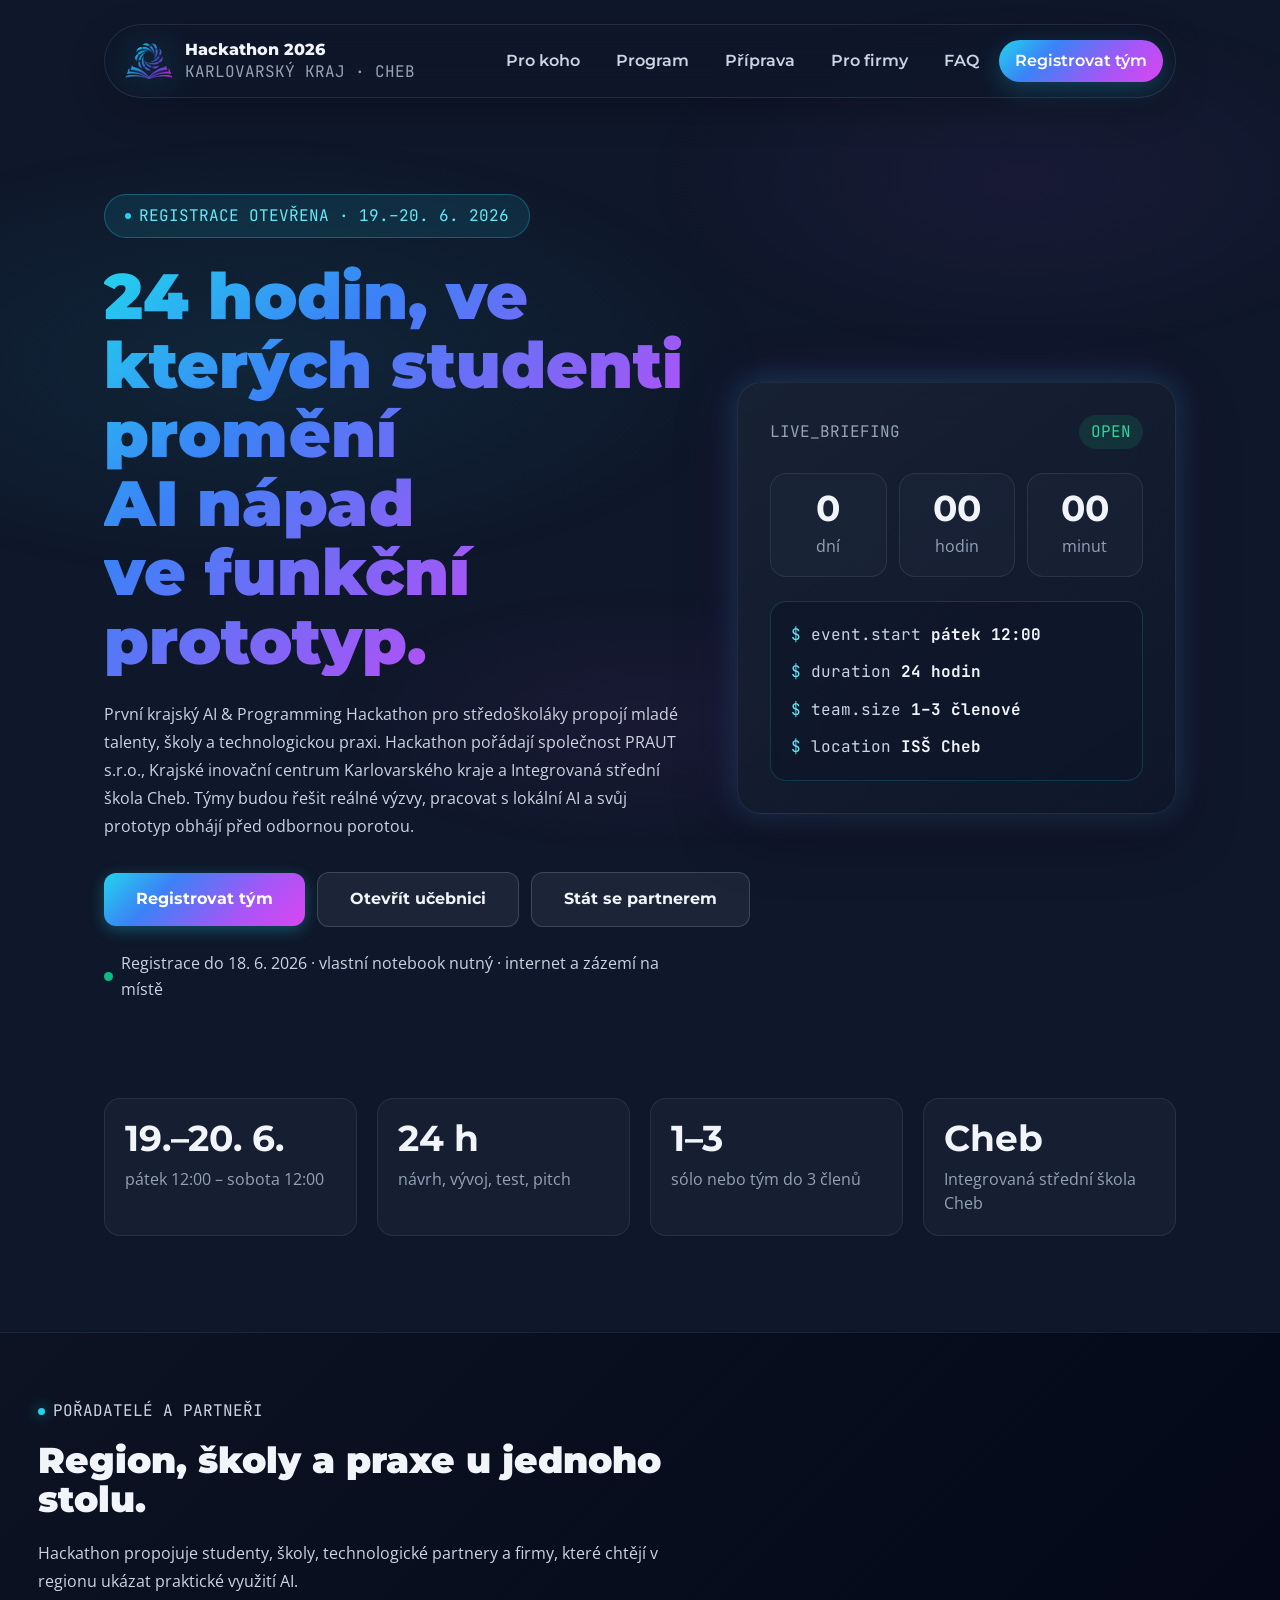
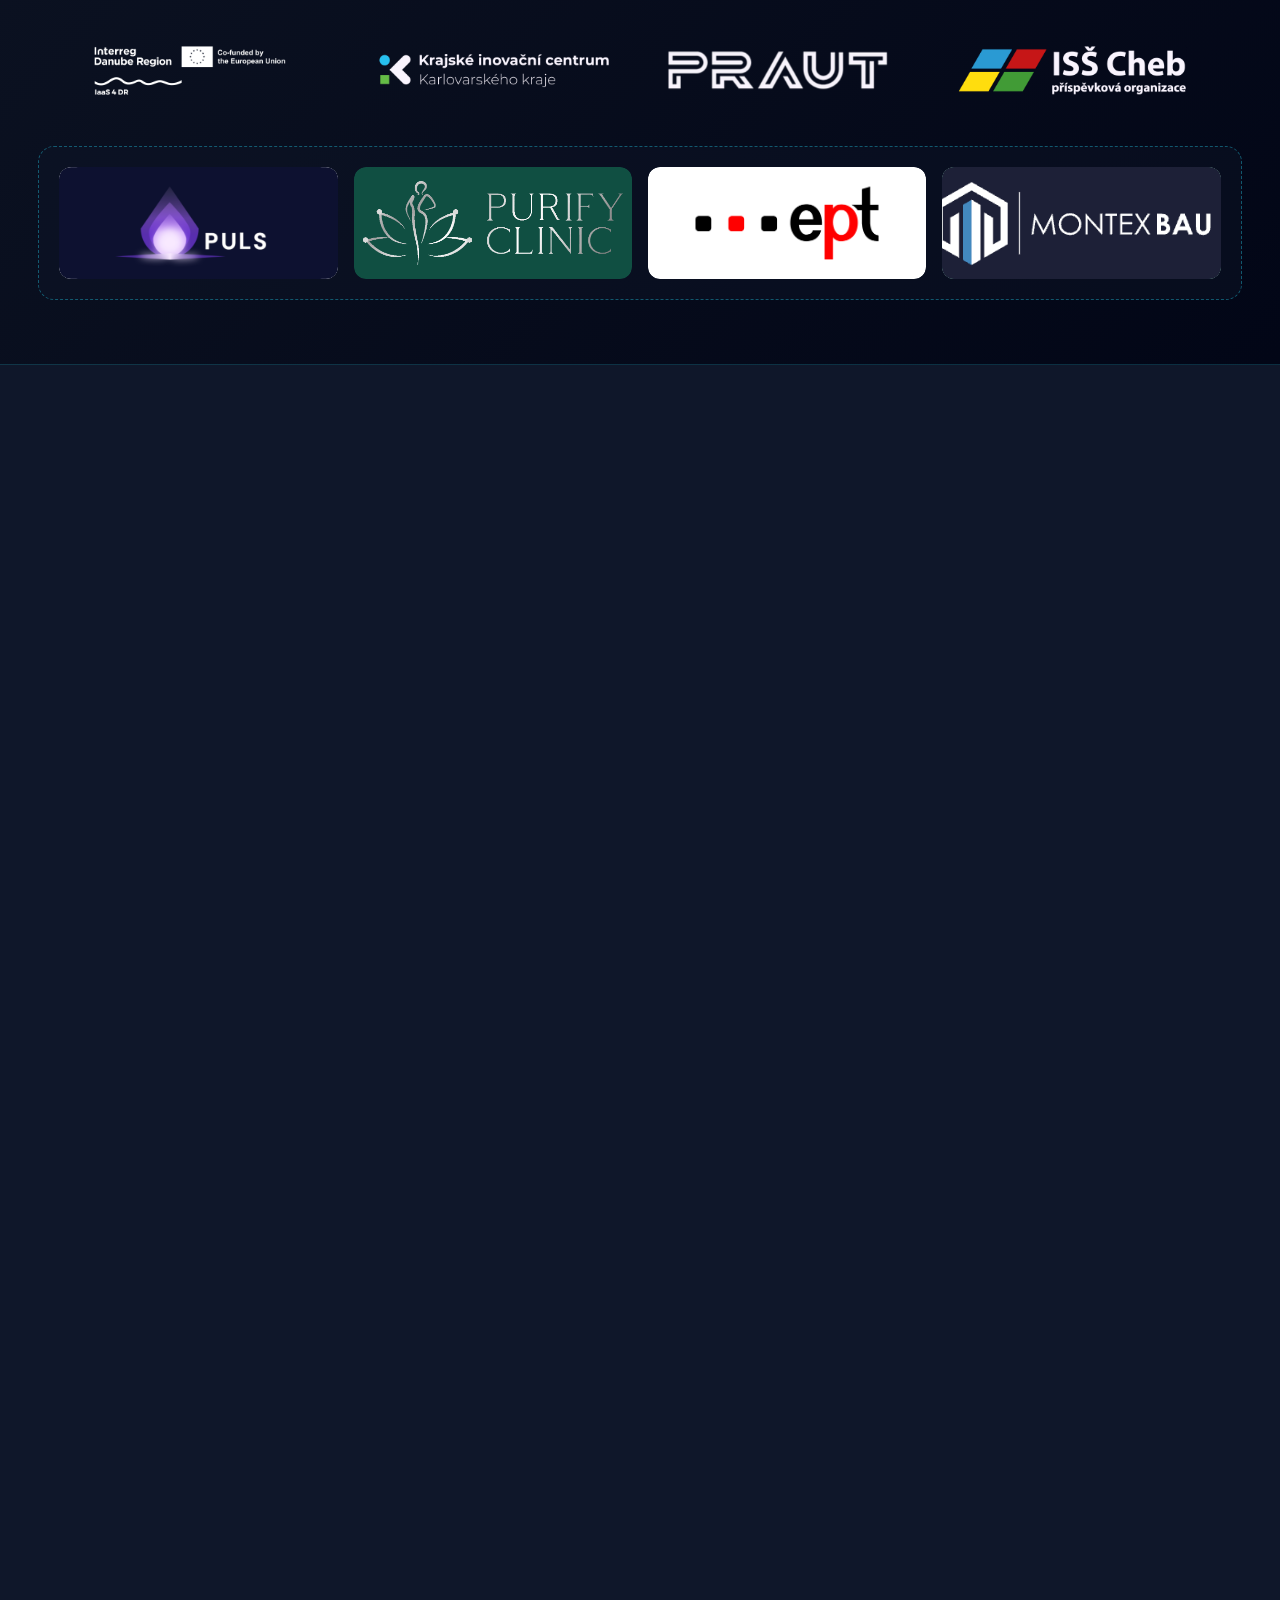
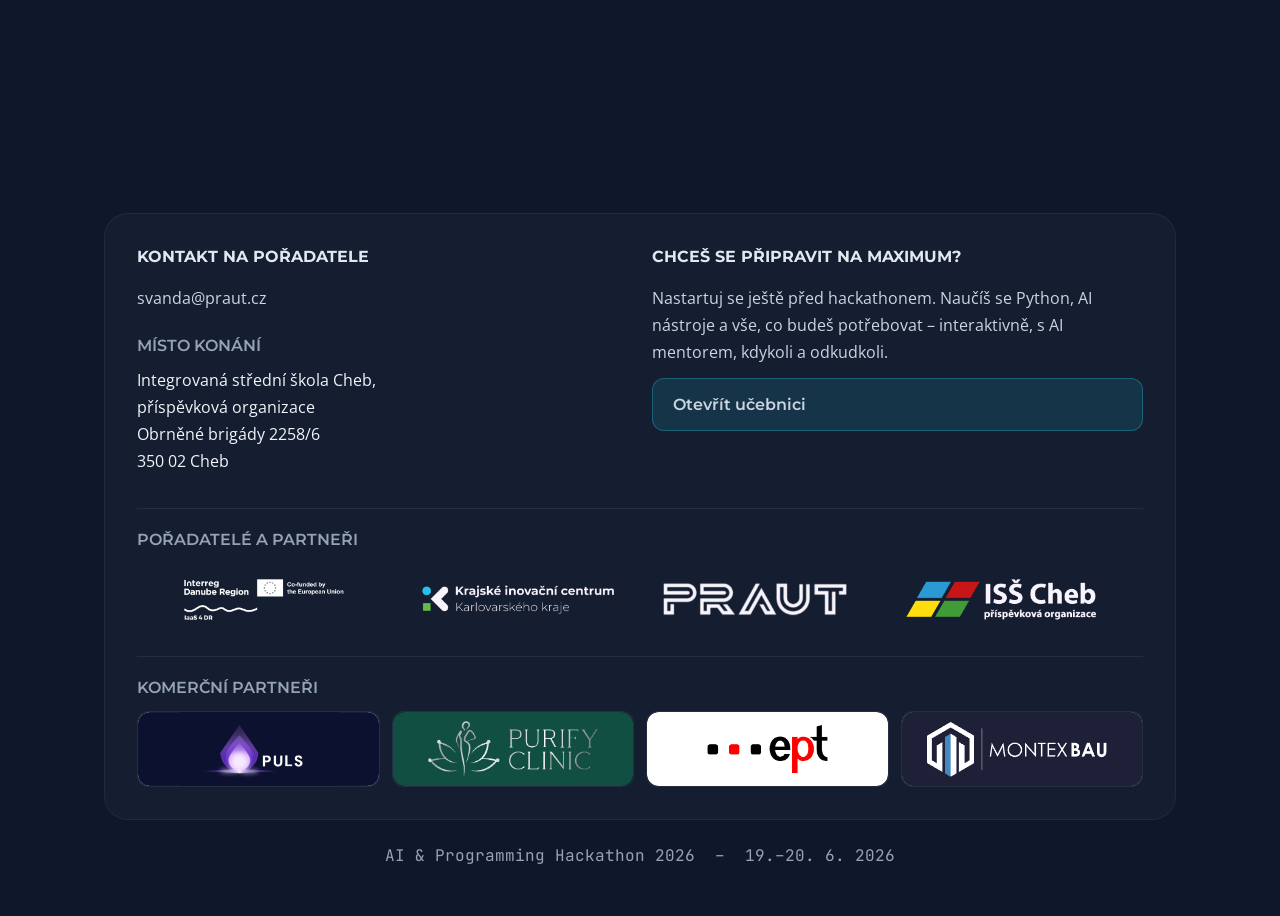
<file: index.html>
<!DOCTYPE html>
<html lang="cs">
<head>
    <meta charset="UTF-8">
    <meta name="viewport" content="width=device-width, initial-scale=1.0">
    <title>AI & Programming Hackathon 2026 — Cheb</title>
    <meta name="description" content="První krajský AI & Programming Hackathon pro středoškoláky v Chebu.">
    <link href="https://fonts.googleapis.com/css2?family=Montserrat:wght@300;400;500;600;700;800;900&family=Open+Sans:wght@300;400;500;600;700&family=JetBrains+Mono:wght@400;500;600;700&display=swap" rel="stylesheet">
    <link rel="stylesheet" href="styles.css?v=commercial-partners-links-20260616-1">
</head>
<body>

<div class="page-wrapper">
    <a class="skip-link" href="#obsah">Přeskočit na obsah</a>

    <header class="site-nav" id="siteNav">
        <a class="brand-link" href="index.html" aria-label="AI & Programming Hackathon 2026">
            <span class="brand-mark" aria-hidden="true"><img src="Logo 1-1.svg" alt=""></span>
            <span class="brand-text">
                <strong>Hackathon 2026</strong>
                <span>Karlovarský kraj · Cheb</span>
            </span>
        </a>
        <button class="nav-toggle" type="button" aria-label="Otevřít navigaci" aria-controls="primaryNav" aria-expanded="false" data-nav-toggle>
            <span class="nav-toggle-bars" aria-hidden="true"></span>
        </button>
        <nav class="nav-links" id="primaryNav" aria-label="Hlavní navigace">
            <a href="#pro-koho">Pro koho</a>
            <a href="program.html">Program</a>
            <a href="program.html#priprava">Příprava</a>
            <a href="firmy.html">Pro firmy</a>
            <a href="faq.html">FAQ</a>
            <a class="nav-cta" href="registrace.html">Registrovat tým</a>
        </nav>
    </header>

    <main id="obsah">
        <section class="hero-landing landing-section" id="top">
            <div class="reveal">
                <p class="event-badge"><span class="dot"></span> Registrace otevřena · 19.–20. 6. 2026</p>
                <h1 class="hero-title">24 hodin, ve kterých studenti promění AI nápad ve funkční prototyp.</h1>
                <p class="hero-lead">
                    První krajský AI &amp; Programming Hackathon pro středoškoláky propojí mladé talenty, školy a technologickou praxi. Hackathon pořádají společnost PRAUT s.r.o., Krajské inovační centrum Karlovarského kraje a Integrovaná střední škola Cheb. Týmy budou řešit reálné výzvy, pracovat s lokální AI a svůj prototyp obhájí před odbornou porotou.
                </p>
                <div class="hero-actions">
                    <a class="btn btn-primary" href="registrace.html">Registrovat tým</a>
                    <a class="btn btn-secondary" href="https://ucebnice.praut.cz/" target="_blank" rel="noopener" data-learning-panel>Otevřít učebnici</a>
                    <a class="btn btn-secondary" href="mailto:svanda@praut.cz?subject=Partnerstv%C3%AD%20AI%20%26%20Programming%20Hackathon%202026&amp;body=Dobr%C3%BD%20den%2C%0A%0Am%C3%A1me%20z%C3%A1jem%20zapojit%20se%20jako%20partner%20AI%20%26%20Programming%20Hackathonu%202026.%0A%0AFirma%3A%0AKontakt%3A%0ATelefon%3A%0AMo%C5%BEn%C3%A1%20forma%20zapojen%C3%AD%3A%0A%0AD%C4%9Bkuji.">Stát se partnerem</a>
                </div>
                <p class="hero-note"><span class="pulse-dot" aria-hidden="true"></span>Registrace do 18. 6. 2026 · vlastní notebook nutný · internet a zázemí na místě</p>
            </div>

            <aside class="hero-panel reveal" aria-label="Souhrn akce">
                <div class="panel-topline">
                    <span>LIVE_BRIEFING</span>
                    <span class="status-pill">OPEN</span>
                </div>
                <div class="countdown" data-countdown="2026-06-19T12:00:00+02:00" aria-live="polite">
                    <div><strong data-days>--</strong><span>dní</span></div>
                    <div><strong data-hours>--</strong><span>hodin</span></div>
                    <div><strong data-minutes>--</strong><span>minut</span></div>
                </div>
                <div class="mini-terminal">
                    <p><span>$</span> event.start <b>pátek 12:00</b></p>
                    <p><span>$</span> duration <b>24 hodin</b></p>
                    <p><span>$</span> team.size <b>1–3 členové</b></p>
                    <p><span>$</span> location <b>ISŠ Cheb</b></p>
                </div>
            </aside>
        </section>

        <section class="stats-bar reveal" aria-label="Základní fakta">
            <article class="metric-card">
                <strong>19.–20. 6.</strong>
                <span>pátek 12:00 – sobota 12:00</span>
            </article>
            <article class="metric-card">
                <strong>24 h</strong>
                <span>návrh, vývoj, test, pitch</span>
            </article>
            <article class="metric-card">
                <strong>1–3</strong>
                <span>sólo nebo tým do 3 členů</span>
            </article>
            <article class="metric-card">
                <strong>Cheb</strong>
                <span>Integrovaná střední škola Cheb</span>
            </article>
        </section>

        <section class="landing-section partners-band reveal" aria-labelledby="partneri-title">
            <div class="section-copy">
                <p class="section-kicker">Pořadatelé a partneři</p>
                <h2 id="partneri-title">Region, školy a praxe u jednoho stolu.</h2>
                <p>Hackathon propojuje studenty, školy, technologické partnery a firmy, které chtějí v regionu ukázat praktické využití AI.</p>
            </div>
            <div class="organizers-logos" aria-label="Seznam partnerů">
                <img class="organizers-logos-img" src="LogaUcebnice.png" alt="Interreg Danube Region, Evropská unie, IaaS 4 DR, Krajské inovační centrum Karlovarského kraje, PRAUT a ISŠ Cheb">
            </div>
            <div class="commercial-partners" aria-label="Komerční partneři" data-commercial-partners></div>
        </section>

        <section class="landing-section content-split" id="pro-koho">
            <div class="section-copy reveal">
                <p class="section-kicker">Pro koho</p>
                <h2>Pro studenty, kteří nechtějí jen poslouchat o AI, ale stavět s ní.</h2>
                <p>Akce je určená primárně středoškolákům, maturantům a mladým zájemcům o programování a umělou inteligenci. Zvládnout ji mohou i motivovaní začátečníci — příprava probíhá přes online AI učebnici.</p>
            </div>
            <div class="feature-grid reveal">
                <article class="feature-card">
                    <span class="number">01</span>
                    <h3>Reálné zadání</h3>
                    <p>Týmy řeší praktickou výzvu s jasným dopadem mimo školní simulaci.</p>
                </article>
                <article class="feature-card">
                    <span class="number">02</span>
                    <h3>Lokální AI</h3>
                    <p>Studenti používají AI nástroje odpovědně při návrhu, kódu i testování.</p>
                </article>
                <article class="feature-card">
                    <span class="number">03</span>
                    <h3>Mentoři z praxe</h3>
                    <p>Mentoři pomáhají s architekturou, produktem, kódem i prezentací.</p>
                </article>
                <article class="feature-card">
                    <span class="number">04</span>
                    <h3>Pitch před porotou</h3>
                    <p>Výsledkem je prototyp a krátká obhajoba před odbornou porotou.</p>
                </article>
            </div>
        </section>

        <section class="landing-section audience-grid reveal">
            <article class="audience-card">
                <p class="section-kicker">Pro školy</p>
                <h3>Pošlete studentům výzvu, ne další leták do šuplíku.</h3>
                <p>Studenti zažijí týmovou práci, časový tlak a obhajobu výsledku bez organizační zátěže školy.</p>
            </article>
            <article class="audience-card accent">
                <p class="section-kicker">Pro firmy a partnery</p>
                <h3>Ukažte mladým talentům, jak vypadá technologie v praxi.</h3>
                <p>Firmy přinesou výzvu, mentoring nebo ceny a potkají regionální technologické talenty.</p>
                <a class="footer-link-btn" href="mailto:svanda@praut.cz?subject=Partnerstv%C3%AD%20AI%20%26%20Programming%20Hackathon%202026&amp;body=Dobr%C3%BD%20den%2C%0A%0Am%C3%A1me%20z%C3%A1jem%20zapojit%20se%20jako%20partner%20AI%20%26%20Programming%20Hackathonu%202026.%0A%0AFirma%3A%0AKontakt%3A%0ATelefon%3A%0AMo%C5%BEn%C3%A1%20forma%20zapojen%C3%AD%3A%0A%0AD%C4%9Bkuji.">Stát se partnerem</a>
            </article>
        </section>

        <section class="landing-section final-cta reveal">
            <div class="section-copy">
                <p class="section-kicker">Registrace</p>
                <h2>Přihlaš tým — nebo přines firemní výzvu, která dá studentům smysl.</h2>
                <p>Registrace studentů je otevřená do 18. 6. 2026. Firmy se mohou zapojit jako partneři s vlastní výzvou, mentoringem nebo podporou akce.</p>
            </div>
            <div class="final-actions">
                <a class="btn btn-primary" href="registrace.html">Registrovat tým</a>
                <a class="btn btn-secondary" href="mailto:svanda@praut.cz?subject=Partnerstv%C3%AD%20AI%20%26%20Programming%20Hackathon%202026&amp;body=Dobr%C3%BD%20den%2C%0A%0Am%C3%A1me%20z%C3%A1jem%20zapojit%20se%20jako%20partner%20AI%20%26%20Programming%20Hackathonu%202026.%0A%0AFirma%3A%0AKontakt%3A%0ATelefon%3A%0AMo%C5%BEn%C3%A1%20forma%20zapojen%C3%AD%3A%0A%0AD%C4%9Bkuji.">Stát se partnerem</a>
            </div>
        </section>
    </main>

    <!-- FOOTER -->
    <footer class="page-footer">
        <div class="footer-top">
            <div class="footer-block">
                <h4>Kontakt na pořadatele</h4>
                <a href="mailto:svanda@praut.cz">svanda@praut.cz</a>
                <p style="margin-top:var(--space-5); color:var(--slate-300); font-size:var(--type-body); line-height:1.7;">
                    <span style="display:block; font-family:var(--font-heading); font-size:var(--type-body); font-weight:600; text-transform:uppercase; letter-spacing:0; color:var(--slate-400); margin-bottom:var(--space-2);">Místo konání</span>
                    <span style="color:var(--slate-100);">Integrovaná střední škola Cheb,<br>
                    příspěvková organizace<br>
                    Obrněné brigády 2258/6<br>
                    350 02 Cheb</span>
                </p>
            </div>
            <div class="footer-block">
                <h4>Chceš se připravit na maximum?</h4>
                <p>Nastartuj se ještě před hackathonem. Naučíš se Python, AI nástroje a vše, co budeš potřebovat – interaktivně, s AI mentorem, kdykoli a odkudkoli.</p>
                <a href="https://ucebnice.praut.cz/" target="_blank" class="footer-link-btn" data-learning-panel>
                    Otevřít učebnici
                </a>
            </div>
            <div class="organizers-logos is-footer">
                <span class="footer-organizers-label">Pořadatelé a partneři</span>
                <img class="organizers-logos-img" src="LogaUcebnice.png" alt="Interreg Danube Region, Evropská unie, IaaS 4 DR, Krajské inovační centrum Karlovarského kraje, PRAUT a ISŠ Cheb">
                <div class="footer-commercial-partners" hidden data-commercial-partners-footer>
                    <span class="footer-commercial-partners-label">Komerční partneři</span>
                    <div class="footer-commercial-partners-grid" data-commercial-partners-footer-grid></div>
                </div>
            </div>
        </div>
        <div class="footer-bottom">
            AI &amp; Programming Hackathon 2026 &nbsp;&ndash;&nbsp; 19.&ndash;20.&nbsp;6.&nbsp;2026
        </div>
    </footer>
</div>

<script src="site.js?v=commercial-partners-links-20260616-1"></script>
</body>
</html>
</file>
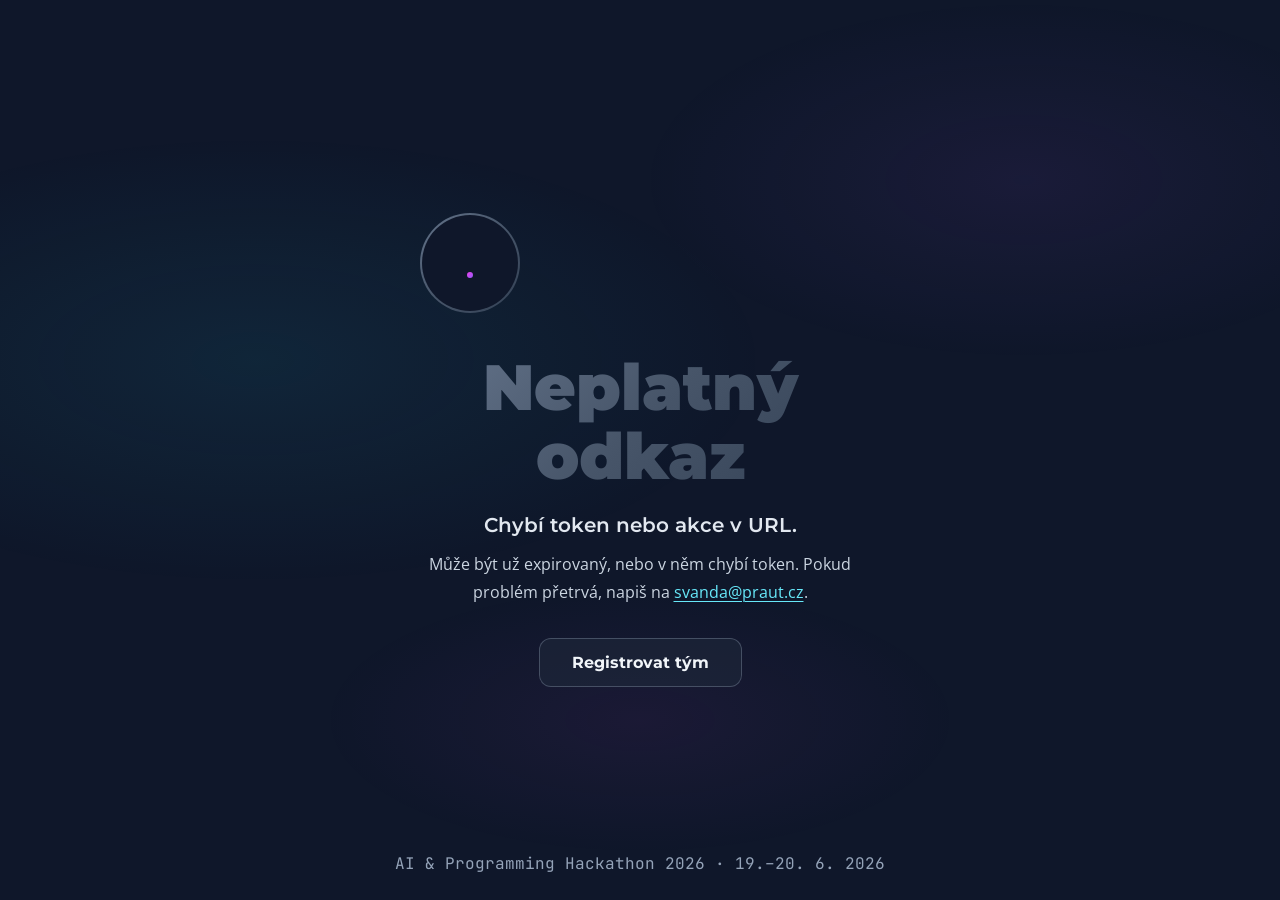
<file: confirm.html>
<!DOCTYPE html>
<html lang="cs">
<head>
    <meta charset="UTF-8">
    <meta name="viewport" content="width=device-width, initial-scale=1.0">
    <title>Potvrzení týmu — AI & Programming Hackathon 2026</title>
    <link href="https://fonts.googleapis.com/css2?family=Montserrat:wght@300;400;500;600;700;800;900&family=Open+Sans:wght@300;400;500;600;700&family=JetBrains+Mono:wght@400;500;600;700&display=swap" rel="stylesheet">
    <style>
        :root {
            --cyan-300: #67e8f9;
            --cyan-400: #22d3ee;
            --cyan-500: #06b6d4;
            --blue-400: #60a5fa;
            --blue-500: #3b82f6;
            --purple-300: #d8b4fe;
            --purple-400: #c084fc;
            --purple-500: #a855f7;
            --magenta-300: #f0abfc;
            --magenta-400: #e879f9;
            --magenta-500: #d946ef;
            --slate-100: #f1f5f9;
            --slate-200: #e2e8f0;
            --slate-300: #cbd5e1;
            --slate-400: #94a3b8;
            --slate-500: #64748b;
            --slate-600: #475569;
            --slate-700: #334155;
            --slate-800: #1e293b;
            --slate-900: #0f172a;

            --gradient-brand: linear-gradient(135deg, #22d3ee 0%, #3b82f6 30%, #a855f7 70%, #d946ef 100%);
            --gradient-brand-90: linear-gradient(90deg, #22d3ee 0%, #3b82f6 33%, #a855f7 66%, #d946ef 100%);
            --gradient-warn: linear-gradient(135deg, #64748b 0%, #475569 50%, #334155 100%);
            --font-heading: 'Montserrat', sans-serif;
            --font-body: 'Open Sans', sans-serif;
            --font-mono: 'JetBrains Mono', monospace;
            --type-hero: clamp(2.375rem, 5vw, 4.5rem);
            --type-section: clamp(1.625rem, 3vw, 2.25rem);
            --type-card: clamp(1.0625rem, 2vw, 1.25rem);
            --type-body: 1rem;
        }

        * { margin: 0; padding: 0; box-sizing: border-box; }
        html { height: 100%; }

        body {
            font-family: var(--font-body);
            background: var(--slate-900);
            color: var(--slate-100);
            font-size: var(--type-body);
            line-height: 1.6;
            min-height: 100vh;
            display: flex;
            flex-direction: column;
            align-items: center;
            justify-content: center;
            overflow-x: hidden;
            overflow-y: auto;
            position: relative;
        }

        .bg-glow {
            position: fixed;
            inset: 0;
            pointer-events: none;
            z-index: 0;
            background:
                radial-gradient(ellipse 80% 50% at 20% 40%, rgba(34, 211, 238, 0.08) 0%, transparent 50%),
                radial-gradient(ellipse 60% 40% at 80% 20%, rgba(168, 85, 247, 0.07) 0%, transparent 50%),
                radial-gradient(ellipse 50% 30% at 50% 80%, rgba(217, 70, 239, 0.06) 0%, transparent 50%);
        }

        .content {
            position: relative;
            z-index: 10;
            display: flex;
            flex-direction: column;
            align-items: center;
            text-align: center;
            padding: 40px 24px;
            max-width: 640px;
            width: 100%;
        }

        /* Icon ring */
        .icon-wrap {
            position: relative;
            margin-bottom: 40px;
        }

        .icon-ring {
            width: 100px;
            height: 100px;
            border-radius: 50%;
            border: 2px solid transparent;
            background: linear-gradient(var(--slate-900), var(--slate-900)) padding-box,
                        var(--gradient-brand) border-box;
            display: flex;
            align-items: center;
            justify-content: center;
            animation: ringPop 0.6s cubic-bezier(0.34, 1.56, 0.64, 1) both;
        }

        .icon-ring.neutral {
            background: linear-gradient(var(--slate-900), var(--slate-900)) padding-box,
                        var(--gradient-warn) border-box;
        }

        @keyframes ringPop {
            from { transform: scale(0); opacity: 0; }
            to   { transform: scale(1); opacity: 1; }
        }

        .icon-ring::before {
            content: '';
            position: absolute;
            inset: -12px;
            border-radius: 50%;
            background: rgba(34, 211, 238, 0.06);
            animation: pulseRing 2.5s ease-in-out infinite 0.6s;
        }

        .icon-ring::after {
            content: '';
            position: absolute;
            inset: -24px;
            border-radius: 50%;
            background: rgba(168, 85, 247, 0.04);
            animation: pulseRing 2.5s ease-in-out infinite 1s;
        }

        .icon-ring.neutral::before,
        .icon-ring.neutral::after {
            display: none;
        }

        @keyframes pulseRing {
            0%, 100% { transform: scale(1); opacity: 0.8; }
            50%       { transform: scale(1.08); opacity: 0; }
        }

        .icon-svg {
            width: 48px;
            height: 48px;
            animation: fadeIn 0.3s ease 0.5s both;
        }

        .icon-path {
            stroke-width: 3;
            fill: none;
            stroke-linecap: round;
            stroke-linejoin: round;
            stroke-dasharray: 80;
            stroke-dashoffset: 80;
            animation: drawStroke 0.6s cubic-bezier(0.4, 0, 0.2, 1) 0.6s forwards;
        }

        @keyframes drawStroke {
            to { stroke-dashoffset: 0; }
        }

        @keyframes fadeIn {
            from { opacity: 0; }
            to   { opacity: 1; }
        }

        /* Loader (spinner) */
        .loader {
            width: 56px;
            height: 56px;
            border: 3px solid rgba(148, 163, 184, 0.2);
            border-top-color: var(--cyan-400);
            border-radius: 50%;
            animation: spin 0.8s linear infinite;
        }

        @keyframes spin {
            to { transform: rotate(360deg); }
        }

        /* Text */
        .headline {
            font-family: var(--font-heading);
            font-size: var(--type-hero);
            font-weight: 900;
            letter-spacing: 0;
            line-height: 1.08;
            max-width: min(720px, 14ch);
            background: var(--gradient-brand);
            -webkit-background-clip: text;
            -webkit-text-fill-color: transparent;
            background-clip: text;
            margin-bottom: 20px;
            animation: slideUp 0.6s ease 0.3s both;
        }

        .headline.neutral {
            background: var(--gradient-warn);
            -webkit-background-clip: text;
            background-clip: text;
        }

        .subline {
            font-family: var(--font-heading);
            font-size: var(--type-card);
            font-weight: 600;
            color: var(--slate-200);
            line-height: 1.4;
            margin-bottom: 12px;
            animation: slideUp 0.6s ease 0.45s both;
        }

        .desc {
            font-size: var(--type-body);
            color: var(--slate-300);
            line-height: 1.7;
            max-width: 440px;
            margin-bottom: 32px;
            animation: slideUp 0.6s ease 0.55s both;
        }

        .desc a {
            color: var(--cyan-300);
            text-decoration: underline;
            text-underline-offset: 3px;
            text-decoration-thickness: 1px;
        }
        .desc a:hover { color: var(--cyan-400); }
        .desc a:focus-visible {
            outline: 2px solid var(--cyan-300);
            outline-offset: 3px;
            border-radius: 2px;
        }

        @keyframes slideUp {
            from { opacity: 0; transform: translateY(20px); }
            to   { opacity: 1; transform: translateY(0); }
        }

        /* Code chip */
        .code-block {
            display: inline-flex;
            flex-direction: column;
            align-items: center;
            gap: 8px;
            padding: 16px 28px;
            background: rgba(34, 211, 238, 0.08);
            border: 1px solid rgba(34, 211, 238, 0.25);
            border-radius: 14px;
            margin-bottom: 32px;
            animation: slideUp 0.6s ease 0.65s both;
        }

        .code-label {
            font-family: var(--font-mono);
            font-size: var(--type-body);
            text-transform: uppercase;
            letter-spacing: 0;
            color: var(--cyan-300);
            font-weight: 600;
            line-height: 1.4;
        }

        .code-value {
            font-family: var(--font-mono);
            font-size: var(--type-section);
            font-weight: 700;
            color: var(--slate-100);
            letter-spacing: 0;
            line-height: 1.3;
            overflow-wrap: anywhere;
        }

        .divider {
            width: 200px;
            height: 1px;
            background: var(--gradient-brand-90);
            margin: 0 auto 32px;
            opacity: 0.4;
            animation: fadeIn 0.6s ease 0.75s both;
        }

        /* CTA */
        .cta-btn {
            display: inline-flex;
            align-items: center;
            justify-content: center;
            gap: 10px;
            min-height: 48px;
            padding: 14px 32px;
            background: var(--gradient-brand);
            border-radius: 12px;
            font-family: var(--font-heading);
            font-size: var(--type-body);
            font-weight: 700;
            line-height: 1.2;
            color: white;
            text-decoration: none;
            box-shadow: 0 4px 20px rgba(34, 211, 238, 0.25);
            transition: transform 0.2s ease, box-shadow 0.2s ease;
            animation: slideUp 0.6s ease 0.8s both;
        }

        .cta-btn:hover {
            transform: translateY(-2px);
            box-shadow: 0 8px 30px rgba(34, 211, 238, 0.35), 0 0 60px rgba(168, 85, 247, 0.2);
        }

        .cta-btn:focus-visible {
            outline: 3px solid var(--cyan-300);
            outline-offset: 3px;
        }

        .cta-btn.ghost {
            background: rgba(30, 41, 59, 0.6);
            border: 1px solid rgba(148, 163, 184, 0.35);
            color: var(--slate-100);
            box-shadow: none;
        }

        .cta-btn.ghost:hover {
            background: rgba(30, 41, 59, 0.9);
            box-shadow: 0 4px 20px rgba(148, 163, 184, 0.1);
        }

        body.learning-panel-open {
            overflow: hidden;
        }

        .learning-panel[hidden] {
            display: none;
        }

        .learning-panel {
            position: fixed;
            inset: 0;
            z-index: 100;
            display: grid;
            place-items: center;
            padding: 24px;
            background: rgba(15, 23, 42, 0.78);
            backdrop-filter: blur(14px);
        }

        .learning-panel__dialog {
            width: min(100%, 560px);
            padding: 32px;
            text-align: left;
            border: 1px solid rgba(34, 211, 238, 0.26);
            border-radius: 16px;
            background: linear-gradient(145deg, rgba(30, 41, 59, 0.98), rgba(15, 23, 42, 0.98));
            box-shadow: 0 24px 80px rgba(0, 0, 0, 0.46), 0 0 30px rgba(34, 211, 238, 0.2), 0 0 60px rgba(168, 85, 247, 0.15);
        }

        .learning-panel__kicker {
            display: block;
            margin-bottom: 12px;
            font-family: var(--font-mono);
            font-size: var(--type-body);
            font-weight: 700;
            line-height: 1.4;
            text-transform: uppercase;
            letter-spacing: 0;
            color: var(--cyan-300);
        }

        .learning-panel__dialog h2 {
            margin-bottom: 16px;
            font-family: var(--font-heading);
            font-size: var(--type-section);
            line-height: 1.18;
            color: var(--slate-100);
        }

        .learning-panel__dialog p {
            margin-bottom: 16px;
            color: var(--slate-300);
            font-size: var(--type-body);
            line-height: 1.7;
        }

        .learning-panel__actions {
            display: flex;
            justify-content: flex-end;
            margin-top: 24px;
        }

        .learning-panel__close {
            min-height: 48px;
            padding: 12px 24px;
            border: 0;
            border-radius: 12px;
            background: var(--gradient-brand);
            color: #ffffff;
            font-family: var(--font-heading);
            font-size: var(--type-body);
            font-weight: 800;
            line-height: 1.2;
            cursor: pointer;
            box-shadow: 0 4px 20px rgba(34, 211, 238, 0.25);
        }

        .learning-panel__close:hover,
        .learning-panel__close:focus-visible {
            box-shadow: 0 8px 30px rgba(34, 211, 238, 0.35), 0 0 60px rgba(168, 85, 247, 0.2);
        }

        .learning-panel__close:focus-visible {
            outline: 2px solid var(--cyan-300);
            outline-offset: 3px;
        }

        .page-foot {
            position: fixed;
            bottom: 24px;
            left: 0; right: 0;
            text-align: center;
            font-family: var(--font-mono);
            font-size: var(--type-body);
            line-height: 1.5;
            color: var(--slate-400);
            z-index: 10;
        }

        .hidden { display: none !important; }
    </style>
</head>
<body>

<div class="bg-glow"></div>

<div class="content">

    <!-- Loading state -->
    <div id="loadingState">
        <div class="icon-wrap">
            <div class="loader"></div>
        </div>
        <p class="subline">Zpracovávám žádost…</p>
        <p class="desc">Chvilku strpení, mluvíme s Google Sheets.</p>
    </div>

    <!-- Success: confirmed -->
    <div id="confirmedState" class="hidden">
        <div class="icon-wrap">
            <div class="icon-ring">
                <svg class="icon-svg" viewBox="0 0 48 48">
                    <defs>
                        <linearGradient id="okGrad" x1="0%" y1="0%" x2="100%" y2="100%">
                            <stop offset="0%"   stop-color="#22d3ee"/>
                            <stop offset="50%"  stop-color="#a855f7"/>
                            <stop offset="100%" stop-color="#d946ef"/>
                        </linearGradient>
                    </defs>
                    <polyline class="icon-path" points="10,24 20,34 38,14" stroke="url(#okGrad)"/>
                </svg>
            </div>
        </div>

        <h1 class="headline" id="confirmedHeadline">Tým je<br>kompletní!</h1>
        <p class="subline" id="confirmedSubline">Právě jsi potvrdil/a nového člena.</p>
        <p class="desc" id="confirmedDesc">
            Poslali jsme mu/jí potvrzovací e-mail s registračním kódem týmu.
            Uvidíte se na hackathonu!
        </p>

        <div class="code-block" id="confirmedCodeBlock">
            <span class="code-label">Kód vašeho týmu</span>
            <span class="code-value" id="confirmedCode">HACK-XXXXX</span>
        </div>

        <div class="divider"></div>

        <a href="https://ucebnice.praut.cz/" class="cta-btn" target="_blank" rel="noopener" data-learning-panel>
            Otevřít učebnici
            <svg viewBox="0 0 16 16" fill="none" stroke="currentColor" stroke-width="2" stroke-linecap="round" stroke-linejoin="round" width="16" height="16">
                <path d="M4 8h8M8 4l4 4-4 4"/>
            </svg>
        </a>
    </div>

    <!-- Rejected -->
    <div id="rejectedState" class="hidden">
        <div class="icon-wrap">
            <div class="icon-ring neutral">
                <svg class="icon-svg" viewBox="0 0 48 48">
                    <defs>
                        <linearGradient id="rejectGrad" x1="0%" y1="0%" x2="100%" y2="100%">
                            <stop offset="0%"  stop-color="#64748b"/>
                            <stop offset="100%" stop-color="#475569"/>
                        </linearGradient>
                    </defs>
                    <line class="icon-path" x1="14" y1="14" x2="34" y2="34" stroke="url(#rejectGrad)"/>
                    <line class="icon-path" x1="34" y1="14" x2="14" y2="34" stroke="url(#rejectGrad)" style="animation-delay: 0.8s;"/>
                </svg>
            </div>
        </div>

        <h1 class="headline neutral">Žádost<br>odmítnuta</h1>
        <p class="subline" id="rejectedSubline">Člen byl informován e-mailem.</p>
        <p class="desc">
            Poslali jsme mu/jí zprávu, že se do tvého týmu zatím nedostal/a.
            Může si založit vlastní tým nebo se přidat k jinému.
        </p>

        <a href="https://tersva.github.io/hackathon-2026-registrace/" class="cta-btn ghost">
            Registrovat tým
        </a>
    </div>

    <!-- Already resolved -->
    <div id="alreadyState" class="hidden">
        <div class="icon-wrap">
            <div class="icon-ring neutral">
                <svg class="icon-svg" viewBox="0 0 48 48">
                    <defs>
                        <linearGradient id="infoGrad" x1="0%" y1="0%" x2="100%" y2="100%">
                            <stop offset="0%"  stop-color="#64748b"/>
                            <stop offset="100%" stop-color="#334155"/>
                        </linearGradient>
                    </defs>
                    <circle class="icon-path" cx="24" cy="16" r="2" stroke="url(#infoGrad)" fill="url(#infoGrad)"/>
                    <line class="icon-path" x1="24" y1="22" x2="24" y2="36" stroke="url(#infoGrad)"/>
                </svg>
            </div>
        </div>

        <h1 class="headline neutral" id="alreadyHeadline">Už vyřešeno</h1>
        <p class="subline" id="alreadySubline">Tato žádost byla už zpracována dříve.</p>
        <p class="desc" id="alreadyDesc">
            Buď jsi klikl/a dvakrát, nebo odkaz už použil někdo jiný z vašeho týmu.
        </p>

        <a href="https://tersva.github.io/hackathon-2026-registrace/" class="cta-btn ghost">
            Registrovat tým
        </a>
    </div>

    <!-- Error / invalid -->
    <div id="errorState" class="hidden">
        <div class="icon-wrap">
            <div class="icon-ring neutral">
                <svg class="icon-svg" viewBox="0 0 48 48">
                    <defs>
                        <linearGradient id="errGrad" x1="0%" y1="0%" x2="100%" y2="100%">
                            <stop offset="0%"  stop-color="#d946ef"/>
                            <stop offset="100%" stop-color="#a855f7"/>
                        </linearGradient>
                    </defs>
                    <line class="icon-path" x1="24" y1="10" x2="24" y2="28" stroke="url(#errGrad)"/>
                    <circle class="icon-path" cx="24" cy="36" r="1.5" stroke="url(#errGrad)" fill="url(#errGrad)" style="animation-delay: 0.8s;"/>
                </svg>
            </div>
        </div>

        <h1 class="headline neutral">Neplatný<br>odkaz</h1>
        <p class="subline" id="errorSubline">Něco s tím odkazem nesedí.</p>
        <p class="desc" id="errorDesc">
            Může být už expirovaný, nebo v něm chybí token. Pokud problém přetrvá, napiš na
            <a href="mailto:svanda@praut.cz">svanda@praut.cz</a>.
        </p>

        <a href="https://tersva.github.io/hackathon-2026-registrace/" class="cta-btn ghost">
            Registrovat tým
        </a>
    </div>

</div>

<div class="page-foot">AI &amp; Programming Hackathon 2026 · 19.&ndash;20.&nbsp;6.&nbsp;2026</div>

<script>
    const APPS_SCRIPT_URL = 'https://script.google.com/macros/s/AKfycbw0I14fgua_wpOQbsnE8Su-QK2Oh3U1gRh-fAqp41oA7sCMjDsYW17XK5YCLQmbZA-kYQ/exec';
    const learningPanelLinks = document.querySelectorAll('[data-learning-panel]');
    let learningPanel = null;
    let lastLearningPanelTrigger = null;

    function ensureLearningPanel() {
        if (learningPanel) return learningPanel;
        learningPanel = document.createElement('div');
        learningPanel.className = 'learning-panel';
        learningPanel.hidden = true;
        learningPanel.innerHTML = [
            '<section class="learning-panel__dialog" role="dialog" aria-modal="true" aria-labelledby="learningPanelTitle">',
            '<span class="learning-panel__kicker">Učebnice PRAUT</span>',
            '<h2 id="learningPanelTitle">Učebnici teď připravujeme ve verzi 2.0.</h2>',
            '<p>V současné chvíli jsme učebnici uzavřeli, protože připravujeme verzi 2.0.</p>',
            '<p>Nová verze přinese 20 nových kapitol, lepší gamifikaci a porovnávání výsledků spolužáků ze stejné třídy, stejného ročníku, stejné školy i stejného klanu.</p>',
            '<p>Učitelům zároveň umožní lépe sledovat úspěchy i zádrhele jejich studentů.</p>',
            '<div class="learning-panel__actions">',
            '<button class="learning-panel__close" type="button" data-learning-panel-close>Rozumím</button>',
            '</div>',
            '</section>'
        ].join('');
        document.body.appendChild(learningPanel);
        learningPanel.addEventListener('click', function(event) {
            if (event.target === learningPanel || event.target.closest('[data-learning-panel-close]')) {
                closeLearningPanel();
            }
        });
        return learningPanel;
    }

    function openLearningPanel(trigger) {
        lastLearningPanelTrigger = trigger || null;
        const panel = ensureLearningPanel();
        panel.hidden = false;
        document.body.classList.add('learning-panel-open');
        const closeButton = panel.querySelector('[data-learning-panel-close]');
        if (closeButton) closeButton.focus();
    }

    function closeLearningPanel() {
        if (!learningPanel || learningPanel.hidden) return;
        learningPanel.hidden = true;
        document.body.classList.remove('learning-panel-open');
        if (lastLearningPanelTrigger) lastLearningPanelTrigger.focus();
    }

    learningPanelLinks.forEach(function(link) {
        link.addEventListener('click', function(event) {
            event.preventDefault();
            openLearningPanel(link);
        });
    });

    document.addEventListener('keydown', function(event) {
        if (event.key === 'Escape') closeLearningPanel();
    });

    function showState(id) {
        ['loadingState', 'confirmedState', 'rejectedState', 'alreadyState', 'errorState'].forEach(function(s) {
            document.getElementById(s).classList.add('hidden');
        });
        document.getElementById(id).classList.remove('hidden');
    }

    function escapeHtml(str) {
        if (str == null) return '';
        return String(str)
            .replace(/&/g, '&amp;').replace(/</g, '&lt;').replace(/>/g, '&gt;')
            .replace(/"/g, '&quot;').replace(/'/g, '&#39;');
    }

    async function run() {
        const params = new URLSearchParams(window.location.search);
        const token  = params.get('token');
        const action = params.get('action');

        if (!token || (action !== 'confirm' && action !== 'reject')) {
            document.getElementById('errorSubline').textContent = 'Chybí token nebo akce v URL.';
            showState('errorState');
            return;
        }

        try {
            const url = APPS_SCRIPT_URL + '?action=' + encodeURIComponent(action) + '&token=' + encodeURIComponent(token);
            const res = await fetch(url, { method: 'GET', redirect: 'follow' });
            const data = await res.json();

            if (!data.ok) {
                document.getElementById('errorSubline').textContent = data.message || 'Odkaz není platný.';
                showState('errorState');
                return;
            }

            if (data.status === 'confirmed') {
                const firstName = escapeHtml(data.memberFirstName || '');
                const teamName  = escapeHtml(data.teamName || 'tvého týmu');
                document.getElementById('confirmedHeadline').innerHTML = 'Vítej<br>v týmu!';
                document.getElementById('confirmedSubline').textContent = firstName + ' je teď součástí týmu ' + teamName + '.';
                document.getElementById('confirmedDesc').textContent = 'Poslali jsme ' + firstName + ' potvrzovací e-mail s registračním kódem týmu. Uvidíme se na hackathonu!';
                document.getElementById('confirmedCode').textContent = data.code || 'HACK-XXXXX';
                showState('confirmedState');
                return;
            }

            if (data.status === 'rejected') {
                const firstName = escapeHtml(data.memberFirstName || 'Člen');
                document.getElementById('rejectedSubline').textContent = firstName + ' byl/a informován/a e-mailem.';
                showState('rejectedState');
                return;
            }

            if (data.status === 'already') {
                const wasConfirmed = data.previous === 'confirmed';
                const firstName = escapeHtml(data.memberFirstName || 'Člen');
                const teamName  = escapeHtml(data.teamName || 'tvého týmu');
                document.getElementById('alreadySubline').textContent = wasConfirmed
                    ? firstName + ' je už v týmu ' + teamName + '.'
                    : firstName + ' byl/a už dříve odmítnut/a.';
                document.getElementById('alreadyDesc').textContent = wasConfirmed
                    ? 'Tohle tlačítko už někdo kliknul. Žádná další akce není potřeba.'
                    : 'Tohle tlačítko už někdo kliknul. Žádná další akce není potřeba.';
                showState('alreadyState');
                return;
            }

            document.getElementById('errorSubline').textContent = data.message || 'Neočekávaná odpověď ze serveru.';
            showState('errorState');

        } catch (err) {
            console.error(err);
            document.getElementById('errorSubline').textContent = 'Nepodařilo se spojit se serverem.';
            document.getElementById('errorDesc').textContent = 'Zkus to znovu za chvíli, nebo napiš na svanda@praut.cz.';
            showState('errorState');
        }
    }

    run();
</script>

</body>
</html>
</file>
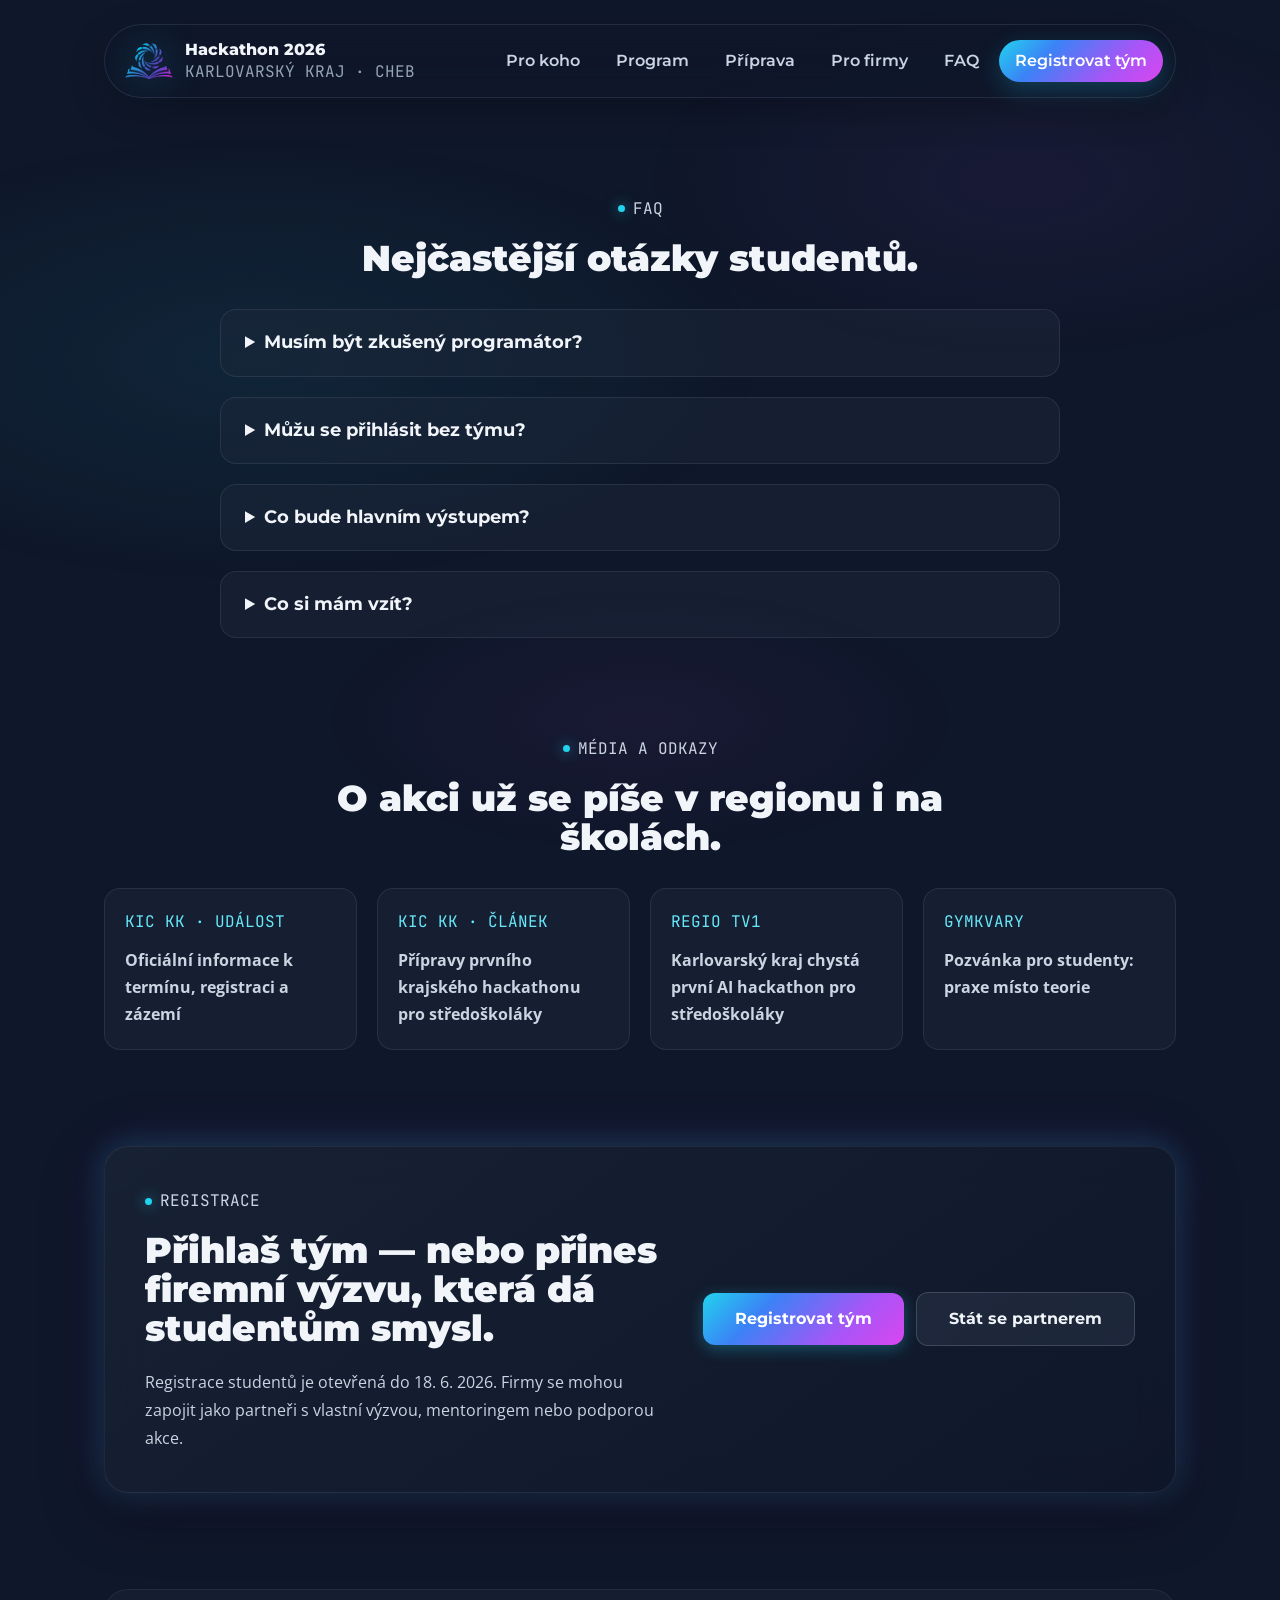
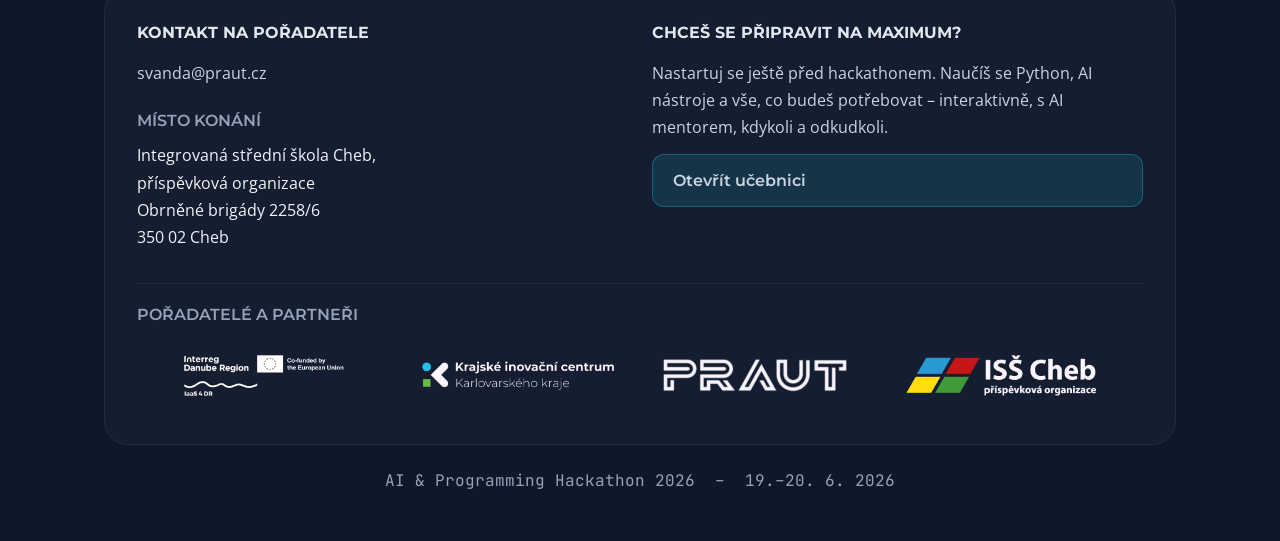
<file: faq.html>
<!DOCTYPE html>
<html lang="cs">
<head>
    <meta charset="UTF-8">
    <meta name="viewport" content="width=device-width, initial-scale=1.0">
    <title>FAQ — AI & Programming Hackathon 2026</title>
    <meta name="description" content="Nejčastější otázky studentů k účasti, týmům, vybavení a výstupům hackathonu.">
    <link href="https://fonts.googleapis.com/css2?family=Montserrat:wght@300;400;500;600;700;800;900&family=Open+Sans:wght@300;400;500;600;700&family=JetBrains+Mono:wght@400;500;600;700&display=swap" rel="stylesheet">
    <link rel="stylesheet" href="styles.css?v=logo-learning-mailto-20260606-4">
</head>
<body>

<div class="page-wrapper">
    <a class="skip-link" href="#obsah">Přeskočit na obsah</a>

    <header class="site-nav" id="siteNav">
        <a class="brand-link" href="index.html" aria-label="AI & Programming Hackathon 2026">
            <span class="brand-mark" aria-hidden="true"><img src="Logo 1-1.svg" alt=""></span>
            <span class="brand-text">
                <strong>Hackathon 2026</strong>
                <span>Karlovarský kraj · Cheb</span>
            </span>
        </a>
        <button class="nav-toggle" type="button" aria-label="Otevřít navigaci" aria-controls="primaryNav" aria-expanded="false" data-nav-toggle>
            <span class="nav-toggle-bars" aria-hidden="true"></span>
        </button>
        <nav class="nav-links" id="primaryNav" aria-label="Hlavní navigace">
            <a href="index.html#pro-koho">Pro koho</a>
            <a href="program.html">Program</a>
            <a href="program.html#priprava">Příprava</a>
            <a href="firmy.html">Pro firmy</a>
            <a href="faq.html">FAQ</a>
            <a class="nav-cta" href="registrace.html">Registrovat tým</a>
        </nav>
    </header>

    <main id="obsah">
        <section class="landing-section" id="faq">
            <div class="section-copy center reveal">
                <p class="section-kicker">FAQ</p>
                <h2>Nejčastější otázky studentů.</h2>
            </div>
            <div class="faq-list reveal">
                <details>
                    <summary>Musím být zkušený programátor?</summary>
                    <p>Ne nutně. Akce cílí na středoškoláky a mladé zájemce; příprava přes AI učebnici pomůže i motivovaným začátečníkům.</p>
                </details>
                <details>
                    <summary>Můžu se přihlásit bez týmu?</summary>
                    <p>Ano. Pravidla počítají i se sólo účastí. Tým může mít maximálně 3 členy.</p>
                </details>
                <details>
                    <summary>Co bude hlavním výstupem?</summary>
                    <p>Funkční prototyp řešení a krátká prezentace před odbornou porotou.</p>
                </details>
                <details>
                    <summary>Co si mám vzít?</summary>
                    <p>Vlastní notebook, nabíječku, případně sluchátka a vše, co potřebuješ pro soustředěnou práci. Internet a základní zázemí bude na místě.</p>
                </details>
            </div>
        </section>

        <section class="landing-section reveal" aria-labelledby="press-title">
            <div class="section-copy center">
                <p class="section-kicker">Média a odkazy</p>
                <h2 id="press-title">O akci už se píše v regionu i na školách.</h2>
            </div>
            <div class="press-grid">
                <a href="https://kickk.cz/udalost/ai-programming-hackathon-2026/" target="_blank" rel="noopener"><span>KIC KK · událost</span><strong>Oficiální informace k termínu, registraci a zázemí</strong></a>
                <a href="https://kickk.cz/ai-programming-hackathon-2026/" target="_blank" rel="noopener"><span>KIC KK · článek</span><strong>Přípravy prvního krajského hackathonu pro středoškoláky</strong></a>
                <a href="https://www.regiotv1.cz/k/karlovarsky_kraj_chysta_prvni_ai_hackathon_pro_stredoskolaky_mladi_programatori_se_utkaji_v_chebu" target="_blank" rel="noopener"><span>Regio TV1</span><strong>Karlovarský kraj chystá první AI hackathon pro středoškoláky</strong></a>
                <a href="https://www.gymkvary.cz/cs/aktuality/ai-hackathon-v-chebu" target="_blank" rel="noopener"><span>Gymkvary</span><strong>Pozvánka pro studenty: praxe místo teorie</strong></a>
            </div>
        </section>

        <section class="landing-section final-cta reveal">
            <div class="section-copy">
                <p class="section-kicker">Registrace</p>
                <h2>Přihlaš tým — nebo přines firemní výzvu, která dá studentům smysl.</h2>
                <p>Registrace studentů je otevřená do 18. 6. 2026. Firmy se mohou zapojit jako partneři s vlastní výzvou, mentoringem nebo podporou akce.</p>
            </div>
            <div class="final-actions">
                <a class="btn btn-primary" href="registrace.html">Registrovat tým</a>
                <a class="btn btn-secondary" href="mailto:svanda@praut.cz?subject=Partnerstv%C3%AD%20AI%20%26%20Programming%20Hackathon%202026&amp;body=Dobr%C3%BD%20den%2C%0A%0Am%C3%A1me%20z%C3%A1jem%20zapojit%20se%20jako%20partner%20AI%20%26%20Programming%20Hackathonu%202026.%0A%0AFirma%3A%0AKontakt%3A%0ATelefon%3A%0AMo%C5%BEn%C3%A1%20forma%20zapojen%C3%AD%3A%0A%0AD%C4%9Bkuji.">Stát se partnerem</a>
            </div>
        </section>
    </main>

    <!-- FOOTER -->
    <footer class="page-footer">
        <div class="footer-top">
            <div class="footer-block">
                <h4>Kontakt na pořadatele</h4>
                <a href="mailto:svanda@praut.cz">svanda@praut.cz</a>
                <p style="margin-top:var(--space-5); color:var(--slate-300); font-size:var(--type-body); line-height:1.7;">
                    <span style="display:block; font-family:var(--font-heading); font-size:var(--type-body); font-weight:600; text-transform:uppercase; letter-spacing:0; color:var(--slate-400); margin-bottom:var(--space-2);">Místo konání</span>
                    <span style="color:var(--slate-100);">Integrovaná střední škola Cheb,<br>
                    příspěvková organizace<br>
                    Obrněné brigády 2258/6<br>
                    350 02 Cheb</span>
                </p>
            </div>
            <div class="footer-block">
                <h4>Chceš se připravit na maximum?</h4>
                <p>Nastartuj se ještě před hackathonem. Naučíš se Python, AI nástroje a vše, co budeš potřebovat – interaktivně, s AI mentorem, kdykoli a odkudkoli.</p>
                <a href="https://ucebnice.praut.cz/" target="_blank" class="footer-link-btn" data-learning-panel>
                    Otevřít učebnici
                </a>
            </div>
            <div class="organizers-logos is-footer">
                <span class="footer-organizers-label">Pořadatelé a partneři</span>
                <img class="organizers-logos-img" src="LogaUcebnice.png" alt="Interreg Danube Region, Evropská unie, IaaS 4 DR, Krajské inovační centrum Karlovarského kraje, PRAUT a ISŠ Cheb">
            </div>
        </div>
        <div class="footer-bottom">
            AI &amp; Programming Hackathon 2026 &nbsp;&ndash;&nbsp; 19.&ndash;20.&nbsp;6.&nbsp;2026
        </div>
    </footer>
</div>

<script src="site.js?v=logo-learning-mailto-20260606-4"></script>
</body>
</html>
</file>
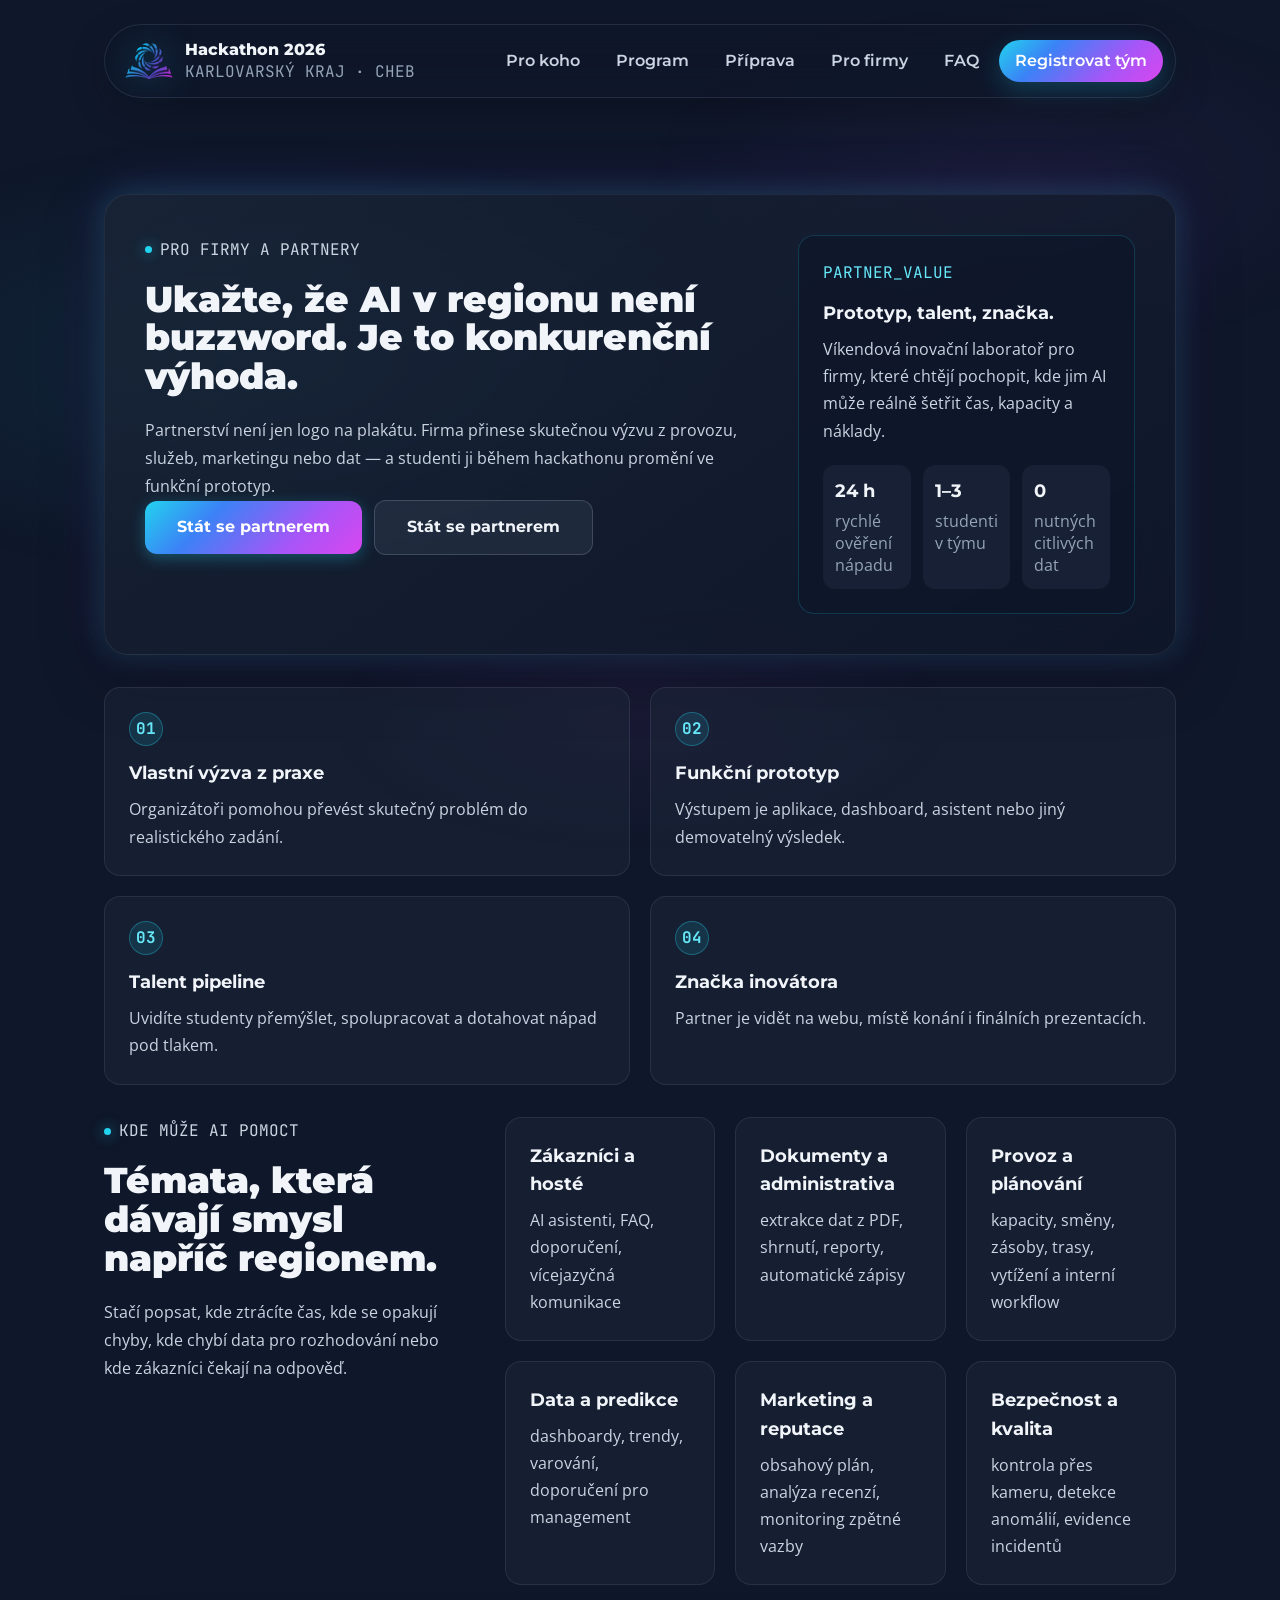
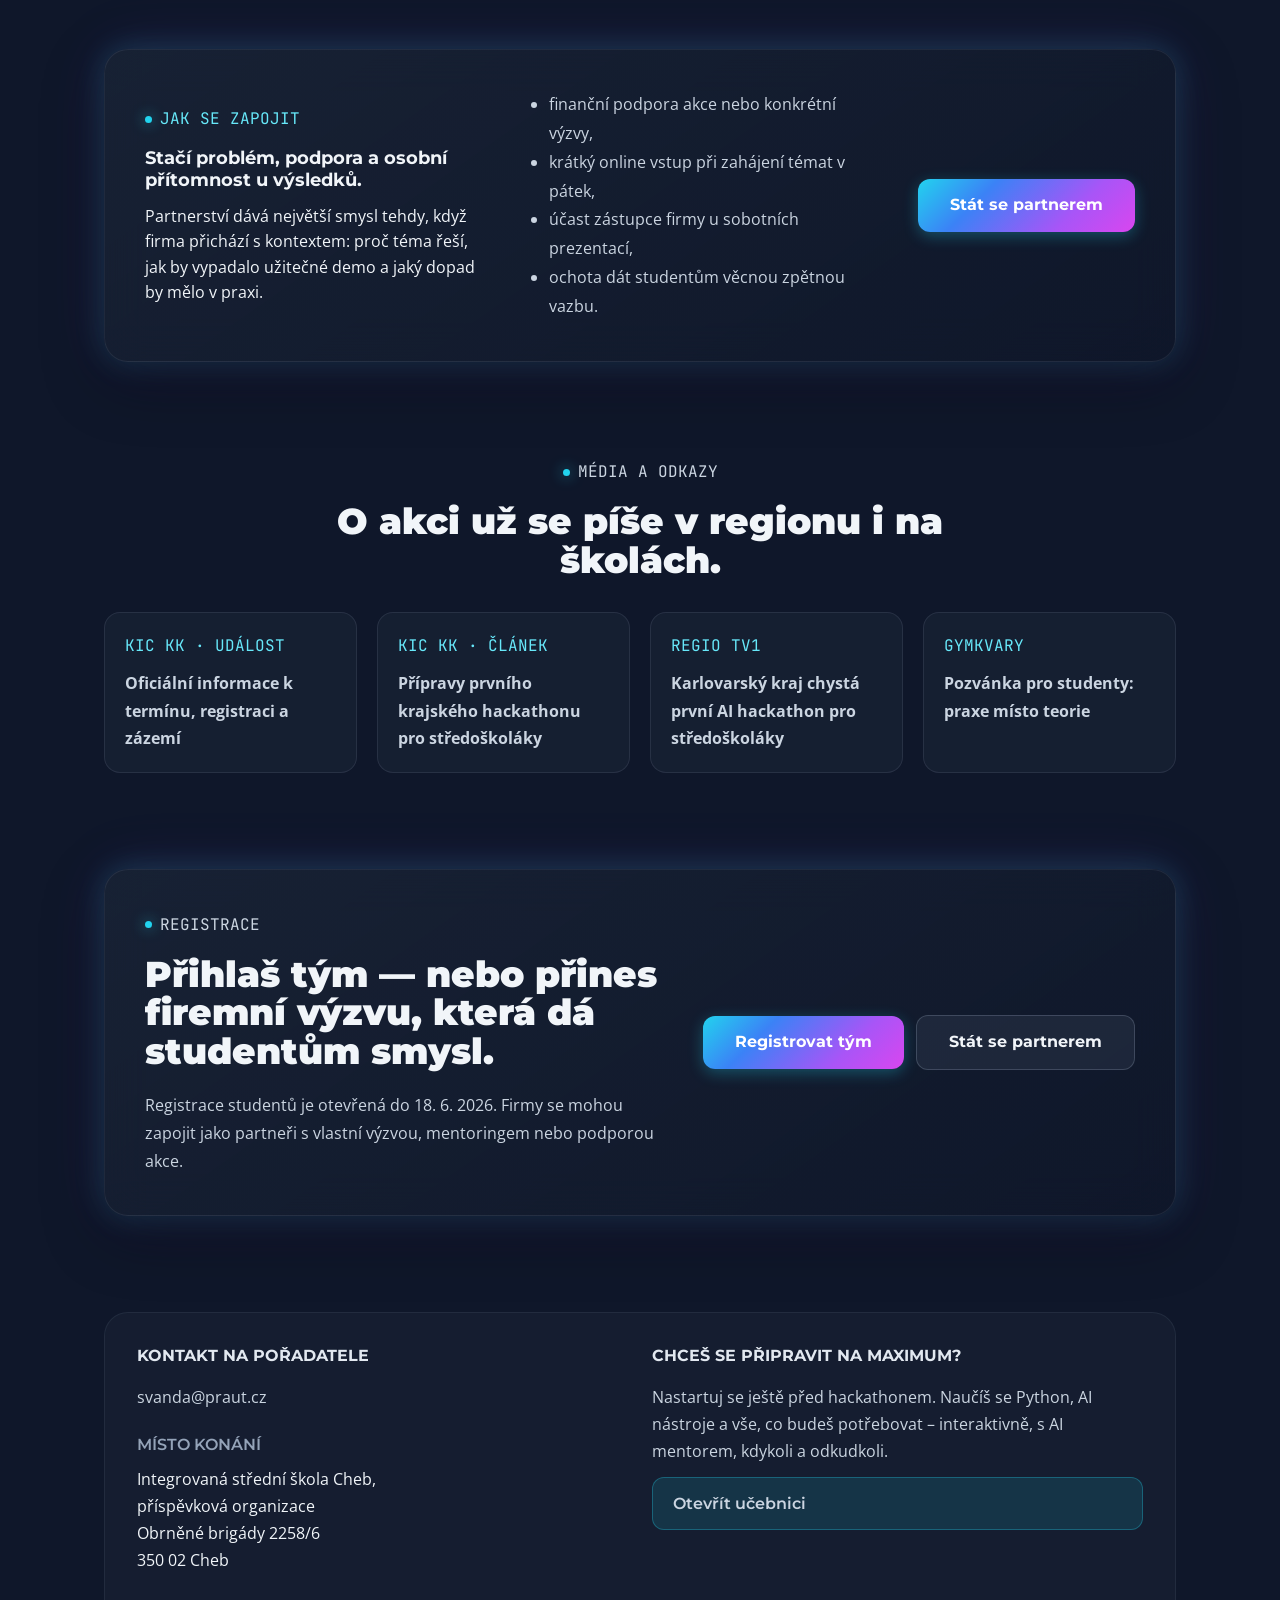
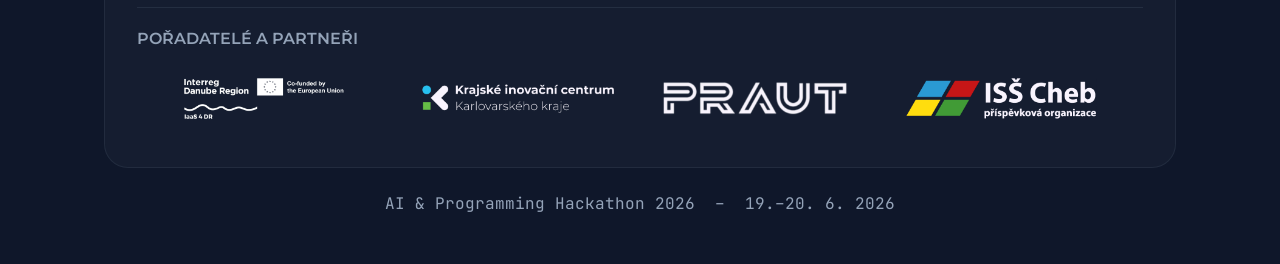
<file: firmy.html>
<!DOCTYPE html>
<html lang="cs">
<head>
    <meta charset="UTF-8">
    <meta name="viewport" content="width=device-width, initial-scale=1.0">
    <title>Pro firmy a partnery — AI & Programming Hackathon 2026</title>
    <meta name="description" content="Možnosti partnerství, firemní výzvy a hodnota hackathonu pro regionální firmy.">
    <link href="https://fonts.googleapis.com/css2?family=Montserrat:wght@300;400;500;600;700;800;900&family=Open+Sans:wght@300;400;500;600;700&family=JetBrains+Mono:wght@400;500;600;700&display=swap" rel="stylesheet">
    <link rel="stylesheet" href="styles.css?v=logo-learning-mailto-20260606-4">
</head>
<body>

<div class="page-wrapper">
    <a class="skip-link" href="#obsah">Přeskočit na obsah</a>

    <header class="site-nav" id="siteNav">
        <a class="brand-link" href="index.html" aria-label="AI & Programming Hackathon 2026">
            <span class="brand-mark" aria-hidden="true"><img src="Logo 1-1.svg" alt=""></span>
            <span class="brand-text">
                <strong>Hackathon 2026</strong>
                <span>Karlovarský kraj · Cheb</span>
            </span>
        </a>
        <button class="nav-toggle" type="button" aria-label="Otevřít navigaci" aria-controls="primaryNav" aria-expanded="false" data-nav-toggle>
            <span class="nav-toggle-bars" aria-hidden="true"></span>
        </button>
        <nav class="nav-links" id="primaryNav" aria-label="Hlavní navigace">
            <a href="index.html#pro-koho">Pro koho</a>
            <a href="program.html">Program</a>
            <a href="program.html#priprava">Příprava</a>
            <a href="firmy.html">Pro firmy</a>
            <a href="faq.html">FAQ</a>
            <a class="nav-cta" href="registrace.html">Registrovat tým</a>
        </nav>
    </header>

    <main id="obsah">
        <section class="landing-section companies" id="firmy" aria-labelledby="companies-title">
            <div class="companies-hero reveal">
                <div class="section-copy">
                    <p class="section-kicker">Pro firmy a partnery</p>
                    <h2 id="companies-title">Ukažte, že AI v regionu není buzzword. Je to konkurenční výhoda.</h2>
                    <p>Partnerství není jen logo na plakátu. Firma přinese skutečnou výzvu z provozu, služeb, marketingu nebo dat — a studenti ji během hackathonu promění ve funkční prototyp.</p>
                    <div class="companies-actions">
                        <a class="btn btn-primary" href="mailto:svanda@praut.cz?subject=Partnerstv%C3%AD%20AI%20%26%20Programming%20Hackathon%202026&amp;body=Dobr%C3%BD%20den%2C%0A%0Am%C3%A1me%20z%C3%A1jem%20zapojit%20se%20jako%20partner%20AI%20%26%20Programming%20Hackathonu%202026.%0A%0AFirma%3A%0AKontakt%3A%0ATelefon%3A%0AMo%C5%BEn%C3%A1%20forma%20zapojen%C3%AD%3A%0A%0AD%C4%9Bkuji.">Stát se partnerem</a>
                        <a class="btn btn-secondary" href="mailto:svanda@praut.cz?subject=Partnerstv%C3%AD%20AI%20%26%20Programming%20Hackathon%202026&amp;body=Dobr%C3%BD%20den%2C%0A%0Am%C3%A1me%20z%C3%A1jem%20zapojit%20se%20jako%20partner%20AI%20%26%20Programming%20Hackathonu%202026.%0A%0AFirma%3A%0AKontakt%3A%0ATelefon%3A%0AMo%C5%BEn%C3%A1%20forma%20zapojen%C3%AD%3A%0A%0AD%C4%9Bkuji.">Stát se partnerem</a>
                    </div>
                </div>
                <aside class="sponsor-card">
                    <span>PARTNER_VALUE</span>
                    <h3>Prototyp, talent, značka.</h3>
                    <p>Víkendová inovační laboratoř pro firmy, které chtějí pochopit, kde jim AI může reálně šetřit čas, kapacity a náklady.</p>
                    <div class="sponsor-metrics">
                        <div><strong>24 h</strong><small>rychlé ověření nápadu</small></div>
                        <div><strong>1–3</strong><small>studenti v týmu</small></div>
                        <div><strong>0</strong><small>nutných citlivých dat</small></div>
                    </div>
                </aside>
            </div>

            <div class="company-value-grid reveal">
                <article class="company-value-card">
                    <span class="number">01</span>
                    <h3>Vlastní výzva z praxe</h3>
                    <p>Organizátoři pomohou převést skutečný problém do realistického zadání.</p>
                </article>
                <article class="company-value-card">
                    <span class="number">02</span>
                    <h3>Funkční prototyp</h3>
                    <p>Výstupem je aplikace, dashboard, asistent nebo jiný demovatelný výsledek.</p>
                </article>
                <article class="company-value-card">
                    <span class="number">03</span>
                    <h3>Talent pipeline</h3>
                    <p>Uvidíte studenty přemýšlet, spolupracovat a dotahovat nápad pod tlakem.</p>
                </article>
                <article class="company-value-card">
                    <span class="number">04</span>
                    <h3>Značka inovátora</h3>
                    <p>Partner je vidět na webu, místě konání i finálních prezentacích.</p>
                </article>
            </div>

            <div class="company-opportunities reveal">
                <div class="section-copy">
                    <p class="section-kicker">Kde může AI pomoct</p>
                    <h2>Témata, která dávají smysl napříč regionem.</h2>
                    <p>Stačí popsat, kde ztrácíte čas, kde se opakují chyby, kde chybí data pro rozhodování nebo kde zákazníci čekají na odpověď.</p>
                </div>
                <div class="industry-grid">
                    <article class="industry-card"><strong>Zákazníci a hosté</strong><span>AI asistenti, FAQ, doporučení, vícejazyčná komunikace</span></article>
                    <article class="industry-card"><strong>Dokumenty a administrativa</strong><span>extrakce dat z PDF, shrnutí, reporty, automatické zápisy</span></article>
                    <article class="industry-card"><strong>Provoz a plánování</strong><span>kapacity, směny, zásoby, trasy, vytížení a interní workflow</span></article>
                    <article class="industry-card"><strong>Data a predikce</strong><span>dashboardy, trendy, varování, doporučení pro management</span></article>
                    <article class="industry-card"><strong>Marketing a reputace</strong><span>obsahový plán, analýza recenzí, monitoring zpětné vazby</span></article>
                    <article class="industry-card"><strong>Bezpečnost a kvalita</strong><span>kontrola přes kameru, detekce anomálií, evidence incidentů</span></article>
                </div>
            </div>

            <div class="partner-commitment reveal" id="firmy-jak">
                <div>
                    <p class="section-kicker">Jak se zapojit</p>
                    <h3>Stačí problém, podpora a osobní přítomnost u výsledků.</h3>
                    <p>Partnerství dává největší smysl tehdy, když firma přichází s kontextem: proč téma řeší, jak by vypadalo užitečné demo a jaký dopad by mělo v praxi.</p>
                </div>
                <ul>
                    <li>finanční podpora akce nebo konkrétní výzvy,</li>
                    <li>krátký online vstup při zahájení témat v pátek,</li>
                    <li>účast zástupce firmy u sobotních prezentací,</li>
                    <li>ochota dát studentům věcnou zpětnou vazbu.</li>
                </ul>
                <a class="btn btn-primary" href="mailto:svanda@praut.cz?subject=Partnerstv%C3%AD%20AI%20%26%20Programming%20Hackathon%202026&amp;body=Dobr%C3%BD%20den%2C%0A%0Am%C3%A1me%20z%C3%A1jem%20zapojit%20se%20jako%20partner%20AI%20%26%20Programming%20Hackathonu%202026.%0A%0AFirma%3A%0AKontakt%3A%0ATelefon%3A%0AMo%C5%BEn%C3%A1%20forma%20zapojen%C3%AD%3A%0A%0AD%C4%9Bkuji.">Stát se partnerem</a>
            </div>
        </section>

        <section class="landing-section reveal" aria-labelledby="press-title">
            <div class="section-copy center">
                <p class="section-kicker">Média a odkazy</p>
                <h2 id="press-title">O akci už se píše v regionu i na školách.</h2>
            </div>
            <div class="press-grid">
                <a href="https://kickk.cz/udalost/ai-programming-hackathon-2026/" target="_blank" rel="noopener"><span>KIC KK · událost</span><strong>Oficiální informace k termínu, registraci a zázemí</strong></a>
                <a href="https://kickk.cz/ai-programming-hackathon-2026/" target="_blank" rel="noopener"><span>KIC KK · článek</span><strong>Přípravy prvního krajského hackathonu pro středoškoláky</strong></a>
                <a href="https://www.regiotv1.cz/k/karlovarsky_kraj_chysta_prvni_ai_hackathon_pro_stredoskolaky_mladi_programatori_se_utkaji_v_chebu" target="_blank" rel="noopener"><span>Regio TV1</span><strong>Karlovarský kraj chystá první AI hackathon pro středoškoláky</strong></a>
                <a href="https://www.gymkvary.cz/cs/aktuality/ai-hackathon-v-chebu" target="_blank" rel="noopener"><span>Gymkvary</span><strong>Pozvánka pro studenty: praxe místo teorie</strong></a>
            </div>
        </section>

        <section class="landing-section final-cta reveal">
            <div class="section-copy">
                <p class="section-kicker">Registrace</p>
                <h2>Přihlaš tým — nebo přines firemní výzvu, která dá studentům smysl.</h2>
                <p>Registrace studentů je otevřená do 18. 6. 2026. Firmy se mohou zapojit jako partneři s vlastní výzvou, mentoringem nebo podporou akce.</p>
            </div>
            <div class="final-actions">
                <a class="btn btn-primary" href="registrace.html">Registrovat tým</a>
                <a class="btn btn-secondary" href="mailto:svanda@praut.cz?subject=Partnerstv%C3%AD%20AI%20%26%20Programming%20Hackathon%202026&amp;body=Dobr%C3%BD%20den%2C%0A%0Am%C3%A1me%20z%C3%A1jem%20zapojit%20se%20jako%20partner%20AI%20%26%20Programming%20Hackathonu%202026.%0A%0AFirma%3A%0AKontakt%3A%0ATelefon%3A%0AMo%C5%BEn%C3%A1%20forma%20zapojen%C3%AD%3A%0A%0AD%C4%9Bkuji.">Stát se partnerem</a>
            </div>
        </section>
    </main>

    <!-- FOOTER -->
    <footer class="page-footer">
        <div class="footer-top">
            <div class="footer-block">
                <h4>Kontakt na pořadatele</h4>
                <a href="mailto:svanda@praut.cz">svanda@praut.cz</a>
                <p style="margin-top:var(--space-5); color:var(--slate-300); font-size:var(--type-body); line-height:1.7;">
                    <span style="display:block; font-family:var(--font-heading); font-size:var(--type-body); font-weight:600; text-transform:uppercase; letter-spacing:0; color:var(--slate-400); margin-bottom:var(--space-2);">Místo konání</span>
                    <span style="color:var(--slate-100);">Integrovaná střední škola Cheb,<br>
                    příspěvková organizace<br>
                    Obrněné brigády 2258/6<br>
                    350 02 Cheb</span>
                </p>
            </div>
            <div class="footer-block">
                <h4>Chceš se připravit na maximum?</h4>
                <p>Nastartuj se ještě před hackathonem. Naučíš se Python, AI nástroje a vše, co budeš potřebovat – interaktivně, s AI mentorem, kdykoli a odkudkoli.</p>
                <a href="https://ucebnice.praut.cz/" target="_blank" class="footer-link-btn" data-learning-panel>
                    Otevřít učebnici
                </a>
            </div>
            <div class="organizers-logos is-footer">
                <span class="footer-organizers-label">Pořadatelé a partneři</span>
                <img class="organizers-logos-img" src="LogaUcebnice.png" alt="Interreg Danube Region, Evropská unie, IaaS 4 DR, Krajské inovační centrum Karlovarského kraje, PRAUT a ISŠ Cheb">
            </div>
        </div>
        <div class="footer-bottom">
            AI &amp; Programming Hackathon 2026 &nbsp;&ndash;&nbsp; 19.&ndash;20.&nbsp;6.&nbsp;2026
        </div>
    </footer>
</div>

<script src="site.js?v=logo-learning-mailto-20260606-4"></script>
</body>
</html>
</file>
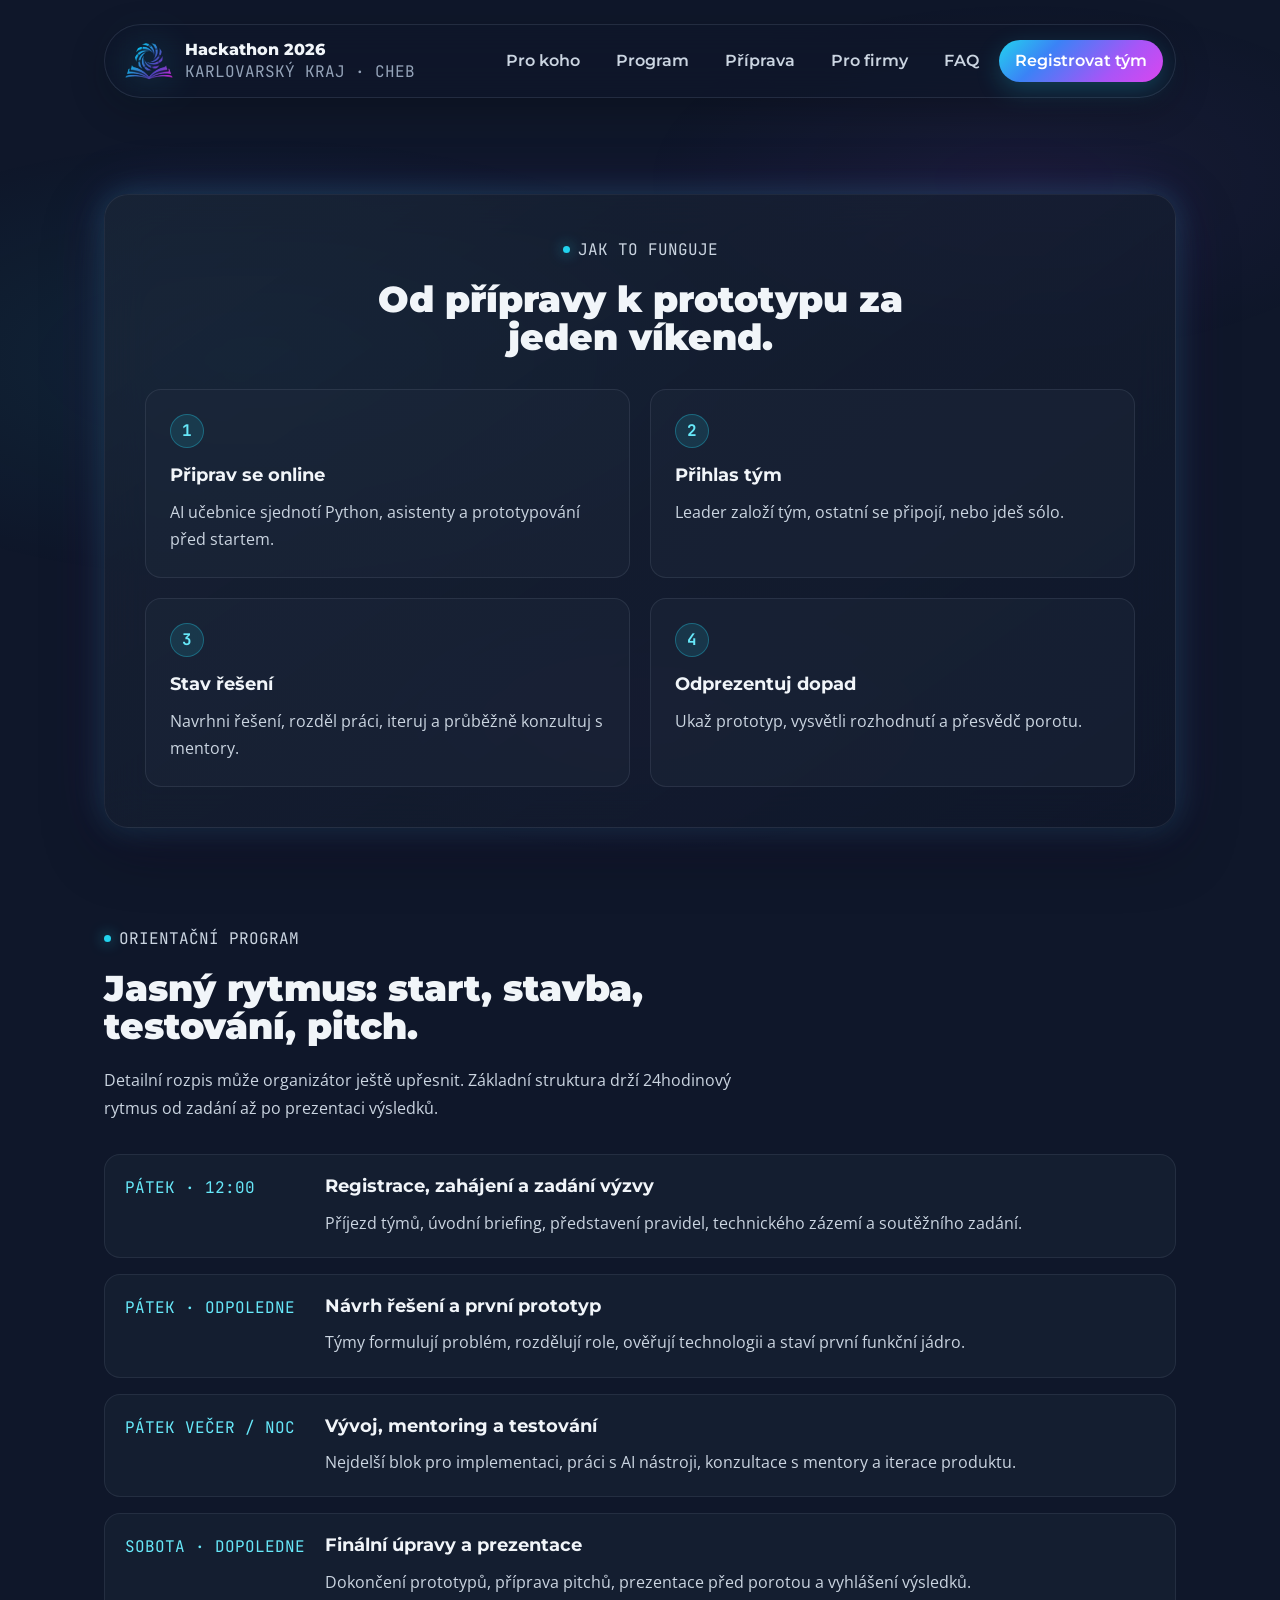
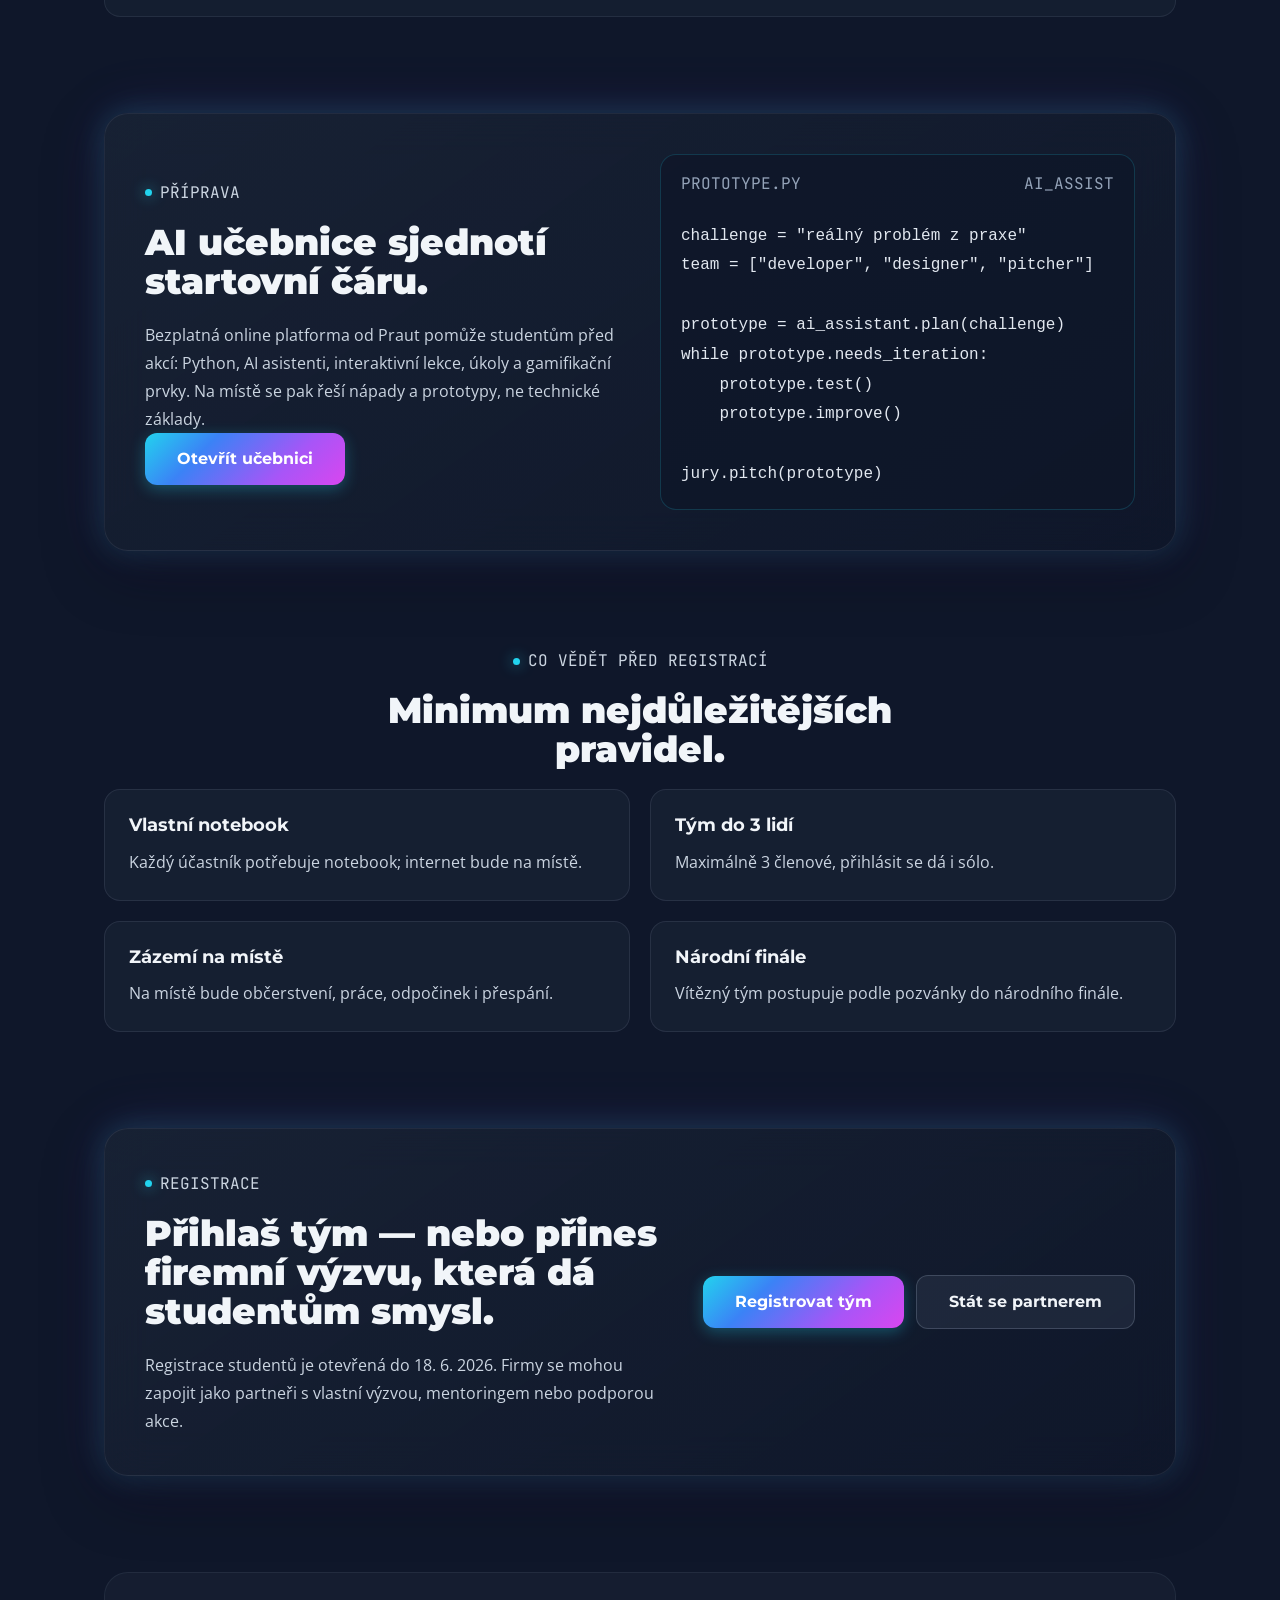
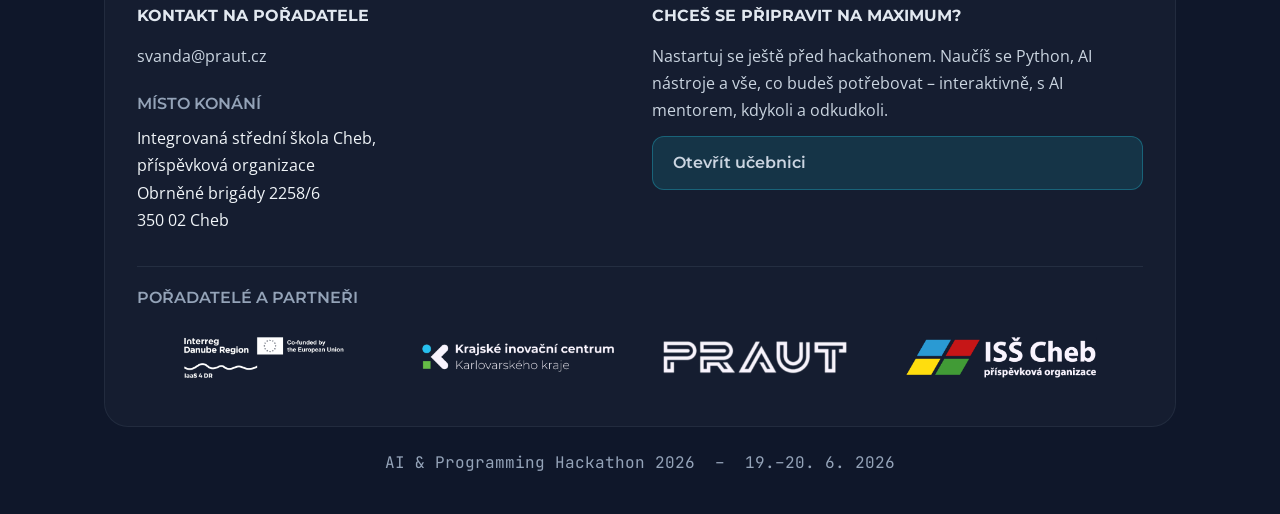
<file: program.html>
<!DOCTYPE html>
<html lang="cs">
<head>
    <meta charset="UTF-8">
    <meta name="viewport" content="width=device-width, initial-scale=1.0">
    <title>Program a příprava — AI & Programming Hackathon 2026</title>
    <meta name="description" content="Program hackathonu, online příprava a pravidla pro účastníky.">
    <link href="https://fonts.googleapis.com/css2?family=Montserrat:wght@300;400;500;600;700;800;900&family=Open+Sans:wght@300;400;500;600;700&family=JetBrains+Mono:wght@400;500;600;700&display=swap" rel="stylesheet">
    <link rel="stylesheet" href="styles.css?v=logo-learning-mailto-20260606-4">
</head>
<body>

<div class="page-wrapper">
    <a class="skip-link" href="#obsah">Přeskočit na obsah</a>

    <header class="site-nav" id="siteNav">
        <a class="brand-link" href="index.html" aria-label="AI & Programming Hackathon 2026">
            <span class="brand-mark" aria-hidden="true"><img src="Logo 1-1.svg" alt=""></span>
            <span class="brand-text">
                <strong>Hackathon 2026</strong>
                <span>Karlovarský kraj · Cheb</span>
            </span>
        </a>
        <button class="nav-toggle" type="button" aria-label="Otevřít navigaci" aria-controls="primaryNav" aria-expanded="false" data-nav-toggle>
            <span class="nav-toggle-bars" aria-hidden="true"></span>
        </button>
        <nav class="nav-links" id="primaryNav" aria-label="Hlavní navigace">
            <a href="index.html#pro-koho">Pro koho</a>
            <a href="program.html">Program</a>
            <a href="program.html#priprava">Příprava</a>
            <a href="firmy.html">Pro firmy</a>
            <a href="faq.html">FAQ</a>
            <a class="nav-cta" href="registrace.html">Registrovat tým</a>
        </nav>
    </header>

    <main id="obsah">
        <section class="landing-section dark-panel reveal" aria-labelledby="jak-title">
            <div class="section-copy center">
                <p class="section-kicker">Jak to funguje</p>
                <h2 id="jak-title">Od přípravy k prototypu za jeden víkend.</h2>
            </div>
            <div class="process">
                <article>
                    <span>1</span>
                    <h3>Připrav se online</h3>
                    <p>AI učebnice sjednotí Python, asistenty a prototypování před startem.</p>
                </article>
                <article>
                    <span>2</span>
                    <h3>Přihlas tým</h3>
                    <p>Leader založí tým, ostatní se připojí, nebo jdeš sólo.</p>
                </article>
                <article>
                    <span>3</span>
                    <h3>Stav řešení</h3>
                    <p>Navrhni řešení, rozděl práci, iteruj a průběžně konzultuj s mentory.</p>
                </article>
                <article>
                    <span>4</span>
                    <h3>Odprezentuj dopad</h3>
                    <p>Ukaž prototyp, vysvětli rozhodnutí a přesvědč porotu.</p>
                </article>
            </div>
        </section>

        <section class="landing-section" id="program">
            <div class="section-copy reveal">
                <p class="section-kicker">Orientační program</p>
                <h2>Jasný rytmus: start, stavba, testování, pitch.</h2>
                <p>Detailní rozpis může organizátor ještě upřesnit. Základní struktura drží 24hodinový rytmus od zadání až po prezentaci výsledků.</p>
            </div>
            <div class="timeline reveal" aria-label="Program hackathonu">
                <article>
                    <time>Pátek · 12:00</time>
                    <div>
                        <h3>Registrace, zahájení a zadání výzvy</h3>
                        <p>Příjezd týmů, úvodní briefing, představení pravidel, technického zázemí a soutěžního zadání.</p>
                    </div>
                </article>
                <article>
                    <time>Pátek · odpoledne</time>
                    <div>
                        <h3>Návrh řešení a první prototyp</h3>
                        <p>Týmy formulují problém, rozdělují role, ověřují technologii a staví první funkční jádro.</p>
                    </div>
                </article>
                <article>
                    <time>Pátek večer / noc</time>
                    <div>
                        <h3>Vývoj, mentoring a testování</h3>
                        <p>Nejdelší blok pro implementaci, práci s AI nástroji, konzultace s mentory a iterace produktu.</p>
                    </div>
                </article>
                <article>
                    <time>Sobota · dopoledne</time>
                    <div>
                        <h3>Finální úpravy a prezentace</h3>
                        <p>Dokončení prototypů, příprava pitchů, prezentace před porotou a vyhlášení výsledků.</p>
                    </div>
                </article>
            </div>
        </section>

        <section class="landing-section prep-panel reveal" id="priprava">
            <div class="section-copy">
                <p class="section-kicker">Příprava</p>
                <h2>AI učebnice sjednotí startovní čáru.</h2>
                <p>Bezplatná online platforma od Praut pomůže studentům před akcí: Python, AI asistenti, interaktivní lekce, úkoly a gamifikační prvky. Na místě se pak řeší nápady a prototypy, ne technické základy.</p>
                <a class="btn btn-primary" href="https://ucebnice.praut.cz/" target="_blank" rel="noopener" data-learning-panel>Otevřít učebnici</a>
            </div>
            <div class="code-window" aria-label="Ukázkový princip práce s AI asistentem">
                <div class="code-window-top">
                    <span>prototype.py</span>
                    <span>AI_ASSIST</span>
                </div>
<pre><code>challenge = "reálný problém z praxe"
team = ["developer", "designer", "pitcher"]

prototype = ai_assistant.plan(challenge)
while prototype.needs_iteration:
    prototype.test()
    prototype.improve()

jury.pitch(prototype)</code></pre>
            </div>
        </section>

        <section class="landing-section reveal" aria-labelledby="essentials-title">
            <div class="section-copy center">
                <p class="section-kicker">Co vědět před registrací</p>
                <h2 id="essentials-title">Minimum nejdůležitějších pravidel.</h2>
            </div>
            <div class="essentials-grid">
                <article class="essential-card">
                    <h3>Vlastní notebook</h3>
                    <p>Každý účastník potřebuje notebook; internet bude na místě.</p>
                </article>
                <article class="essential-card">
                    <h3>Tým do 3 lidí</h3>
                    <p>Maximálně 3 členové, přihlásit se dá i sólo.</p>
                </article>
                <article class="essential-card">
                    <h3>Zázemí na místě</h3>
                    <p>Na místě bude občerstvení, práce, odpočinek i přespání.</p>
                </article>
                <article class="essential-card">
                    <h3>Národní finále</h3>
                    <p>Vítězný tým postupuje podle pozvánky do národního finále.</p>
                </article>
            </div>
        </section>

        <section class="landing-section final-cta reveal">
            <div class="section-copy">
                <p class="section-kicker">Registrace</p>
                <h2>Přihlaš tým — nebo přines firemní výzvu, která dá studentům smysl.</h2>
                <p>Registrace studentů je otevřená do 18. 6. 2026. Firmy se mohou zapojit jako partneři s vlastní výzvou, mentoringem nebo podporou akce.</p>
            </div>
            <div class="final-actions">
                <a class="btn btn-primary" href="registrace.html">Registrovat tým</a>
                <a class="btn btn-secondary" href="mailto:svanda@praut.cz?subject=Partnerstv%C3%AD%20AI%20%26%20Programming%20Hackathon%202026&amp;body=Dobr%C3%BD%20den%2C%0A%0Am%C3%A1me%20z%C3%A1jem%20zapojit%20se%20jako%20partner%20AI%20%26%20Programming%20Hackathonu%202026.%0A%0AFirma%3A%0AKontakt%3A%0ATelefon%3A%0AMo%C5%BEn%C3%A1%20forma%20zapojen%C3%AD%3A%0A%0AD%C4%9Bkuji.">Stát se partnerem</a>
            </div>
        </section>
    </main>

    <!-- FOOTER -->
    <footer class="page-footer">
        <div class="footer-top">
            <div class="footer-block">
                <h4>Kontakt na pořadatele</h4>
                <a href="mailto:svanda@praut.cz">svanda@praut.cz</a>
                <p style="margin-top:var(--space-5); color:var(--slate-300); font-size:var(--type-body); line-height:1.7;">
                    <span style="display:block; font-family:var(--font-heading); font-size:var(--type-body); font-weight:600; text-transform:uppercase; letter-spacing:0; color:var(--slate-400); margin-bottom:var(--space-2);">Místo konání</span>
                    <span style="color:var(--slate-100);">Integrovaná střední škola Cheb,<br>
                    příspěvková organizace<br>
                    Obrněné brigády 2258/6<br>
                    350 02 Cheb</span>
                </p>
            </div>
            <div class="footer-block">
                <h4>Chceš se připravit na maximum?</h4>
                <p>Nastartuj se ještě před hackathonem. Naučíš se Python, AI nástroje a vše, co budeš potřebovat – interaktivně, s AI mentorem, kdykoli a odkudkoli.</p>
                <a href="https://ucebnice.praut.cz/" target="_blank" class="footer-link-btn" data-learning-panel>
                    Otevřít učebnici
                </a>
            </div>
            <div class="organizers-logos is-footer">
                <span class="footer-organizers-label">Pořadatelé a partneři</span>
                <img class="organizers-logos-img" src="LogaUcebnice.png" alt="Interreg Danube Region, Evropská unie, IaaS 4 DR, Krajské inovační centrum Karlovarského kraje, PRAUT a ISŠ Cheb">
            </div>
        </div>
        <div class="footer-bottom">
            AI &amp; Programming Hackathon 2026 &nbsp;&ndash;&nbsp; 19.&ndash;20.&nbsp;6.&nbsp;2026
        </div>
    </footer>
</div>

<script src="site.js?v=logo-learning-mailto-20260606-4"></script>
</body>
</html>
</file>
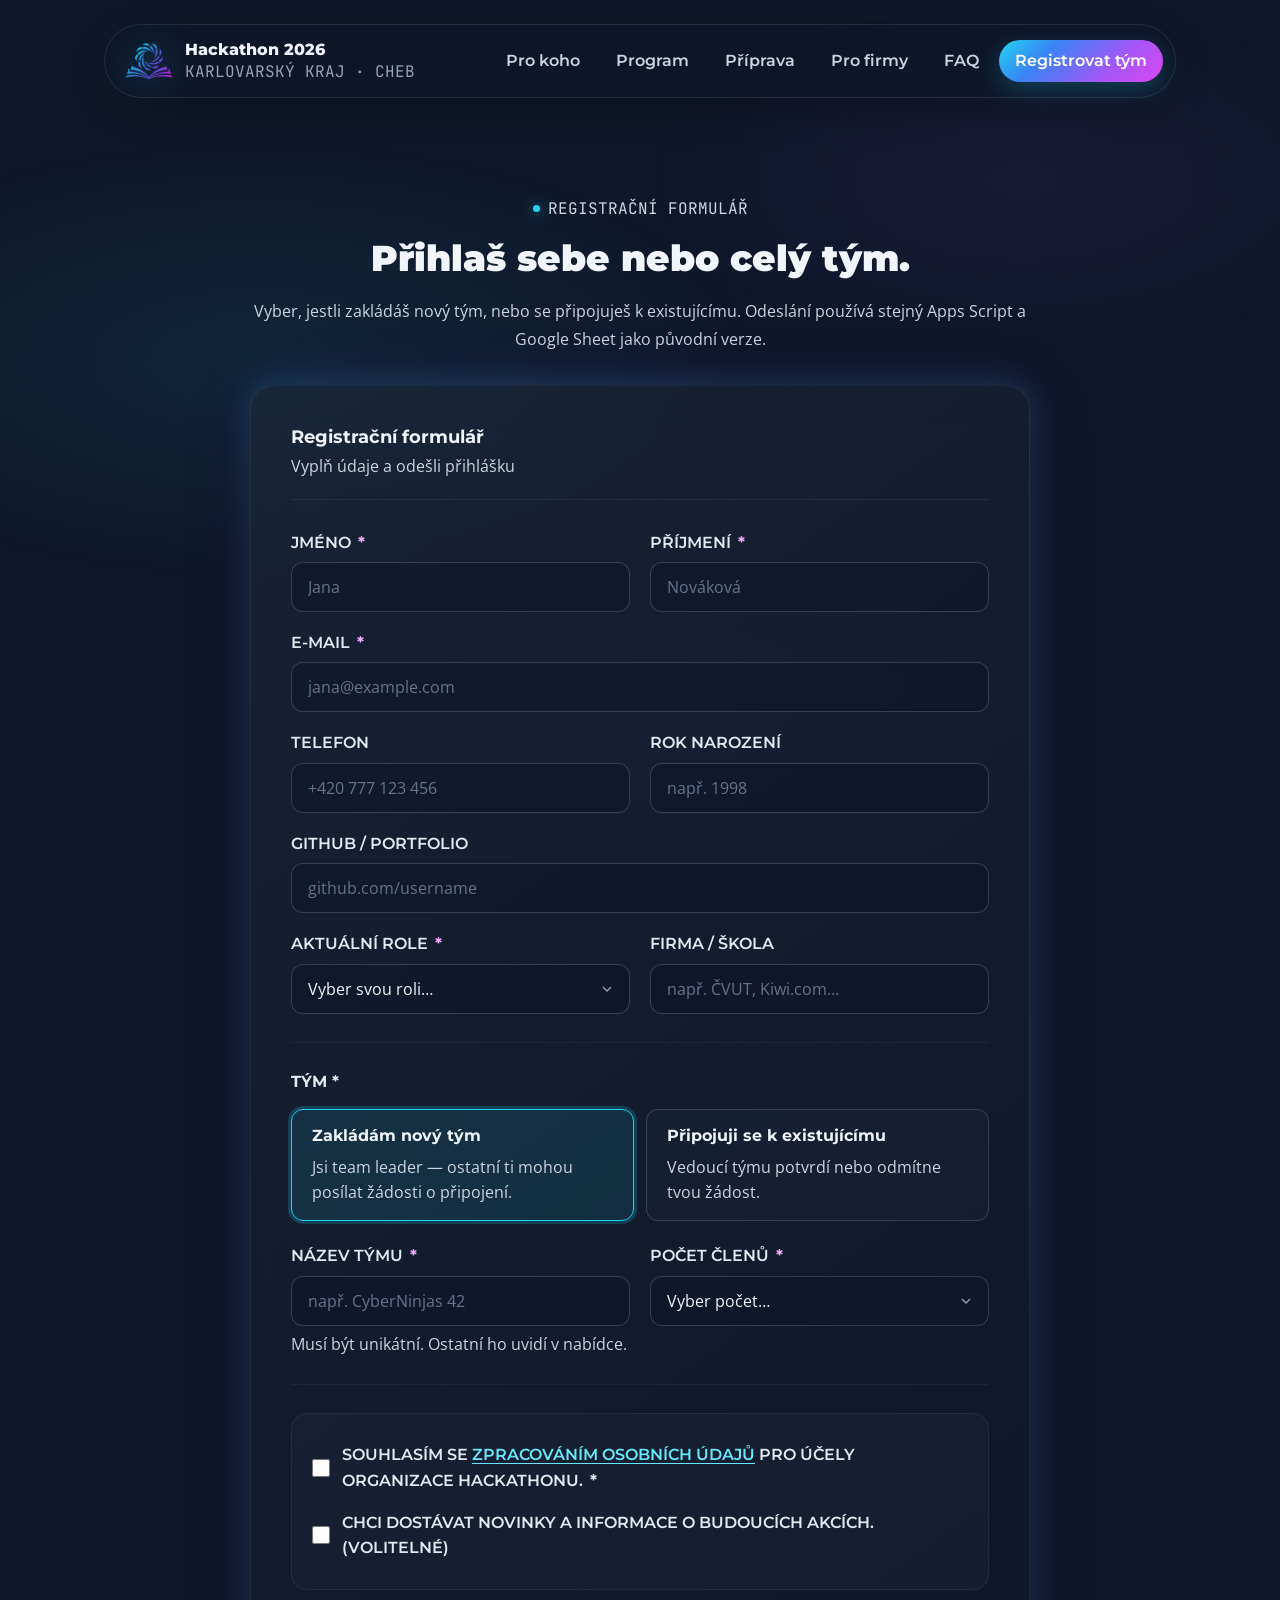
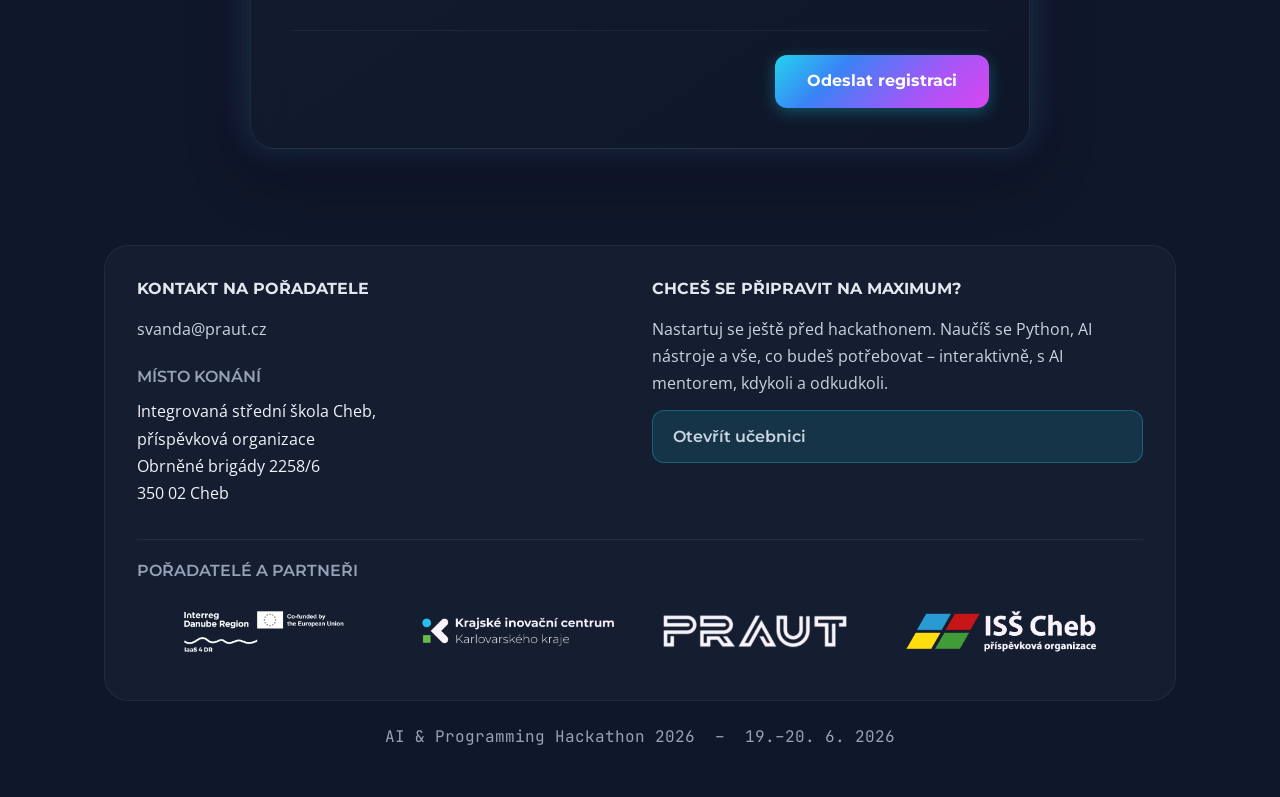
<file: registrace.html>
<!DOCTYPE html>
<html lang="cs">
<head>
    <meta charset="UTF-8">
    <meta name="viewport" content="width=device-width, initial-scale=1.0">
    <title>Registrace — AI & Programming Hackathon 2026</title>
    <meta name="description" content="Registrační formulář pro účastníky a týmy AI & Programming Hackathonu 2026.">
    <link href="https://fonts.googleapis.com/css2?family=Montserrat:wght@300;400;500;600;700;800;900&family=Open+Sans:wght@300;400;500;600;700&family=JetBrains+Mono:wght@400;500;600;700&display=swap" rel="stylesheet">
    <link rel="stylesheet" href="styles.css?v=logo-learning-mailto-20260606-4">
</head>
<body>

<div class="page-wrapper">
    <a class="skip-link" href="#obsah">Přeskočit na obsah</a>

    <header class="site-nav" id="siteNav">
        <a class="brand-link" href="index.html" aria-label="AI & Programming Hackathon 2026">
            <span class="brand-mark" aria-hidden="true"><img src="Logo 1-1.svg" alt=""></span>
            <span class="brand-text">
                <strong>Hackathon 2026</strong>
                <span>Karlovarský kraj · Cheb</span>
            </span>
        </a>
        <button class="nav-toggle" type="button" aria-label="Otevřít navigaci" aria-controls="primaryNav" aria-expanded="false" data-nav-toggle>
            <span class="nav-toggle-bars" aria-hidden="true"></span>
        </button>
        <nav class="nav-links" id="primaryNav" aria-label="Hlavní navigace">
            <a href="index.html#pro-koho">Pro koho</a>
            <a href="program.html">Program</a>
            <a href="program.html#priprava">Příprava</a>
            <a href="firmy.html">Pro firmy</a>
            <a href="faq.html">FAQ</a>
            <a class="nav-cta" href="registrace.html">Registrovat tým</a>
        </nav>
    </header>

    <main id="obsah">
        <section class="landing-section registration-shell" id="registrace">
            <div class="registration-intro reveal">
                <p class="section-kicker">Registrační formulář</p>
                <h2>Přihlaš sebe nebo celý tým.</h2>
                <p>Vyber, jestli zakládáš nový tým, nebo se připojuješ k existujícímu. Odeslání používá stejný Apps Script a Google Sheet jako původní verze.</p>
            </div>

    <!-- FORM CARD -->
    <div class="form-card reveal" id="mainForm">

        <div class="section-heading">
            <div>
                <h2>Registrační formulář</h2>
                <p>Vyplň údaje a odešli přihlášku</p>
            </div>
        </div>

        <!-- Honeypot — hidden from humans, bots will fill it -->
        <div class="hp-field" aria-hidden="true">
            <label for="website">Website (nevyplňuj)</label>
            <input type="text" name="website" id="website" tabindex="-1" autocomplete="off">
        </div>

        <div class="field-grid">

            <div class="field-grid cols-2">
                <div class="field" data-field="firstName">
                    <label for="firstName">Jméno <span class="required">*</span></label>
                    <input type="text" class="input" placeholder="Jana" id="firstName">
                    <span class="field-error" data-error-for="firstName">Vyplň prosím jméno.</span>
                </div>
                <div class="field" data-field="lastName">
                    <label for="lastName">Příjmení <span class="required">*</span></label>
                    <input type="text" class="input" placeholder="Nováková" id="lastName">
                    <span class="field-error" data-error-for="lastName">Vyplň prosím příjmení.</span>
                </div>
            </div>

            <div class="field" data-field="email">
                <label for="email">E-mail <span class="required">*</span></label>
                <input type="email" class="input" placeholder="jana@example.com" id="email">
                <span class="field-error" data-error-for="email">Zadej platnou e-mailovou adresu.</span>
            </div>

            <div class="field-grid cols-2">
                <div class="field" data-field="phone">
                    <label for="phone">Telefon</label>
                    <input type="tel" class="input" placeholder="+420 777 123 456" id="phone">
                    <span class="field-error" data-error-for="phone">Telefon vypadá divně — zkontroluj ho.</span>
                </div>
                <div class="field" data-field="birthYear">
                    <label for="birthYear">Rok narození</label>
                    <input type="number" class="input" placeholder="např. 1998" id="birthYear" min="1940" max="2010">
                    <span class="field-error" data-error-for="birthYear">Zadej rok mezi 1940 a 2010.</span>
                </div>
            </div>

            <div class="field" data-field="github">
                <label for="github">GitHub / Portfolio</label>
                <input type="url" class="input" placeholder="github.com/username" id="github">
                <span class="field-error" data-error-for="github">Zadej platnou URL (např. github.com/username).</span>
            </div>

            <div class="field-grid cols-2">
                <div class="field" data-field="role">
                    <label for="role">Aktuální role <span class="required">*</span></label>
                    <select class="input" id="role">
                        <option value="" disabled selected>Vyber svou roli…</option>
                        <option value="student">Student</option>
                        <option value="junior-dev">Junior developer</option>
                        <option value="mid-dev">Mid developer</option>
                        <option value="senior-dev">Senior developer</option>
                        <option value="ai-ml">AI / ML Engineer</option>
                        <option value="data">Data Scientist / Analyst</option>
                        <option value="designer">UX / Designer</option>
                        <option value="pm">Product Manager</option>
                        <option value="other">Jiné</option>
                    </select>
                    <span class="field-error" data-error-for="role">Vyber prosím svou aktuální roli.</span>
                </div>
                <div class="field" data-field="company">
                    <label for="company">Firma / Škola</label>
                    <input type="text" class="input" placeholder="např. ČVUT, Kiwi.com…" id="company">
                </div>
            </div>

            <div class="field-divider"></div>

            <div>
                <span class="section-label">Tým <span class="required">*</span></span>
                <div class="team-mode-toggle" role="radiogroup" aria-label="Režim týmu">
                    <input type="radio" name="teamMode" id="modeCreate" value="create" checked>
                    <label for="modeCreate" class="team-mode-option">
                        <span class="team-mode-title">Zakládám nový tým</span>
                        <span class="team-mode-desc">Jsi team leader — ostatní ti mohou posílat žádosti o připojení.</span>
                    </label>

                    <input type="radio" name="teamMode" id="modeJoin" value="join">
                    <label for="modeJoin" class="team-mode-option">
                        <span class="team-mode-title">Připojuji se k existujícímu</span>
                        <span class="team-mode-desc">Vedoucí týmu potvrdí nebo odmítne tvou žádost.</span>
                    </label>
                </div>

                <div class="team-pane" id="teamCreatePane">
                    <div class="field-grid cols-2">
                        <div class="field" data-field="teamName">
                            <label for="teamName">Název týmu <span class="required">*</span></label>
                            <input type="text" class="input" placeholder="např. CyberNinjas 42" id="teamName" maxlength="50">
                            <span class="field-hint">Musí být unikátní. Ostatní ho uvidí v nabídce.</span>
                            <span class="field-error" data-error-for="teamName">Zadej název týmu.</span>
                        </div>
                        <div class="field" data-field="teamSize">
                            <label for="teamSize">Počet členů <span class="required">*</span></label>
                            <select class="input" id="teamSize">
                                <option value="" disabled selected>Vyber počet…</option>
                                <option value="1">1 (sólo)</option>
                                <option value="2">2 členové</option>
                                <option value="3">3 členové (max)</option>
                            </select>
                            <span class="field-error" data-error-for="teamSize">Vyber počet členů.</span>
                        </div>
                    </div>
                </div>

                <div class="team-pane" id="teamJoinPane" hidden>
                    <div class="field" data-field="teamJoin">
                        <label for="teamJoin">Vyber tým <span class="required">*</span></label>
                        <select class="input" id="teamJoin">
                            <option value="" disabled selected>Načítám týmy…</option>
                        </select>
                        <span class="field-hint">Zobrazují se jen týmy s volným místem. Vedoucí týmu potvrdí připojení.</span>
                        <span class="field-error" data-error-for="teamJoin">Vyber tým.</span>
                    </div>
                </div>
            </div>

            <div class="field-divider"></div>

            <div class="field">
                <div class="consent-block" id="consentBlock">
                    <label class="checkbox-option">
                        <input type="checkbox" id="consent1">
                        <span>Souhlasím se <a href="#">zpracováním osobních údajů</a> pro účely organizace hackathonu. <span class="required">*</span></span>
                    </label>
                    <label class="checkbox-option">
                        <input type="checkbox" id="consent2">
                        <span>Chci dostávat novinky a informace o budoucích akcích. (Volitelné)</span>
                    </label>
                    <span class="consent-error">Pro registraci je nutný souhlas se zpracováním osobních údajů.</span>
                </div>
            </div>

        </div>

        <div class="form-nav">
            <span></span>
            <button class="btn btn-primary" id="submitBtn" type="button">
                Odeslat registraci
            </button>
        </div>

        <div id="globalError" class="global-error" hidden></div>

    </div>

    <!-- SUCCESS -->
    <div class="form-card success-screen" id="successScreen">
        <div class="success-icon">✓</div>
        <h2>Registrace dokončena!</h2>
        <p>Přijali jsme tvou přihlášku. Potvrzovací e-mail dorazí do pár minut.</p>
        <div class="success-details">
            <div class="success-chip">19.– 20. 6. 2026</div>
            <div class="success-chip">Pátek 12:00 – Sobota 12:00</div>
            <div class="success-chip"><span id="confirmCode">–</span></div>
        </div>
        <div style="margin-top:32px; display:flex; flex-wrap:wrap; gap:12px; justify-content:center;">
            <span class="badge badge-cyan">AI Challenge 2026</span>
            <span class="badge badge-purple">24h Hackathon</span>
            <span class="badge badge-magenta">Těšíme se na tebe!</span>
        </div>
    </div>
        </section>
    </main>

    <!-- FOOTER -->
    <footer class="page-footer">
        <div class="footer-top">
            <div class="footer-block">
                <h4>Kontakt na pořadatele</h4>
                <a href="mailto:svanda@praut.cz">svanda@praut.cz</a>
                <p style="margin-top:var(--space-5); color:var(--slate-300); font-size:var(--type-body); line-height:1.7;">
                    <span style="display:block; font-family:var(--font-heading); font-size:var(--type-body); font-weight:600; text-transform:uppercase; letter-spacing:0; color:var(--slate-400); margin-bottom:var(--space-2);">Místo konání</span>
                    <span style="color:var(--slate-100);">Integrovaná střední škola Cheb,<br>
                    příspěvková organizace<br>
                    Obrněné brigády 2258/6<br>
                    350 02 Cheb</span>
                </p>
            </div>
            <div class="footer-block">
                <h4>Chceš se připravit na maximum?</h4>
                <p>Nastartuj se ještě před hackathonem. Naučíš se Python, AI nástroje a vše, co budeš potřebovat – interaktivně, s AI mentorem, kdykoli a odkudkoli.</p>
                <a href="https://ucebnice.praut.cz/" target="_blank" class="footer-link-btn" data-learning-panel>
                    Otevřít učebnici
                </a>
            </div>
            <div class="organizers-logos is-footer">
                <span class="footer-organizers-label">Pořadatelé a partneři</span>
                <img class="organizers-logos-img" src="LogaUcebnice.png" alt="Interreg Danube Region, Evropská unie, IaaS 4 DR, Krajské inovační centrum Karlovarského kraje, PRAUT a ISŠ Cheb">
            </div>
        </div>
        <div class="footer-bottom">
            AI &amp; Programming Hackathon 2026 &nbsp;&ndash;&nbsp; 19.&ndash;20.&nbsp;6.&nbsp;2026
        </div>
    </footer>
</div>

<script src="site.js?v=logo-learning-mailto-20260606-4"></script>
<script>
    const APPS_SCRIPT_URL = 'https://script.google.com/macros/s/AKfycbw0I14fgua_wpOQbsnE8Su-QK2Oh3U1gRh-fAqp41oA7sCMjDsYW17XK5YCLQmbZA-kYQ/exec';

    const EMAIL_RE = /^[^\s@]+@[^\s@]+\.[^\s@]+$/;
    const URL_RE   = /^(https?:\/\/)?([\w-]+\.)+[\w-]+(\/[\w\-._~:/?#[\]@!$&'()*+,;=]*)?$/i;
    const PHONE_RE = /^[+\d\s()\-]{6,20}$/;

    function setError(fieldName, message) {
        const field = document.querySelector('[data-field="' + fieldName + '"]');
        if (!field) return;
        field.classList.add('has-error');
        if (message) {
            const span = field.querySelector('.field-error');
            if (span) span.textContent = message;
        }
    }
    function clearError(fieldName) {
        const field = document.querySelector('[data-field="' + fieldName + '"]');
        if (field) field.classList.remove('has-error');
    }
    function clearAllErrors() {
        document.querySelectorAll('.field.has-error').forEach(function(f){ f.classList.remove('has-error'); });
        document.getElementById('consentBlock').classList.remove('has-error');
        hideGlobalError();
    }
    function showGlobalError(msg) {
        const el = document.getElementById('globalError');
        el.textContent = msg;
        el.hidden = false;
    }
    function hideGlobalError() {
        const el = document.getElementById('globalError');
        el.textContent = '';
        el.hidden = true;
    }

    function getTeamMode() {
        const checked = document.querySelector('input[name="teamMode"]:checked');
        return checked ? checked.value : 'create';
    }
    function switchTeamMode(mode) {
        document.getElementById('teamCreatePane').hidden = (mode !== 'create');
        document.getElementById('teamJoinPane').hidden   = (mode !== 'join');
        clearError('teamName');
        clearError('teamSize');
        clearError('teamJoin');
    }

    async function loadJoinableTeams() {
        const sel = document.getElementById('teamJoin');
        try {
            const res = await fetch(APPS_SCRIPT_URL + '?action=teams', { method: 'GET', redirect: 'follow' });
            const json = await res.json();
            sel.innerHTML = '';
            if (!json.ok || !json.teams || json.teams.length === 0) {
                const opt = document.createElement('option');
                opt.value = '';
                opt.disabled = true;
                opt.selected = true;
                opt.textContent = 'Zatím tu žádný tým není — založ první!';
                sel.appendChild(opt);
                return;
            }
            const placeholder = document.createElement('option');
            placeholder.value = '';
            placeholder.disabled = true;
            placeholder.selected = true;
            placeholder.textContent = 'Vyber tým…';
            sel.appendChild(placeholder);
            json.teams.forEach(function(t) {
                const opt = document.createElement('option');
                opt.value = t.id;
                const slots = t.slotsLeft === 1 ? '1 volné místo' : t.slotsLeft + ' volná místa';
                opt.textContent = t.name + ' — vedoucí ' + t.leaderFirstName + ' (' + slots + ')';
                sel.appendChild(opt);
            });
        } catch (err) {
            sel.innerHTML = '';
            const opt = document.createElement('option');
            opt.value = '';
            opt.disabled = true;
            opt.selected = true;
            opt.textContent = 'Nepodařilo se načíst týmy — zkus obnovit stránku';
            sel.appendChild(opt);
            console.error('Teams load failed:', err);
        }
    }

    function validateAll() {
        clearAllErrors();
        let ok = true;

        const firstName = document.getElementById('firstName').value.trim();
        const lastName  = document.getElementById('lastName').value.trim();
        const email     = document.getElementById('email').value.trim();
        const phone     = document.getElementById('phone').value.trim();
        const birthYear = document.getElementById('birthYear').value.trim();
        const github    = document.getElementById('github').value.trim();
        const role      = document.getElementById('role').value;
        const consent1  = document.getElementById('consent1').checked;
        const mode      = getTeamMode();

        if (!firstName) { setError('firstName', 'Vyplň prosím jméno.'); ok = false; }
        if (!lastName)  { setError('lastName',  'Vyplň prosím příjmení.'); ok = false; }

        if (!email) {
            setError('email', 'Vyplň prosím e-mail.'); ok = false;
        } else if (!EMAIL_RE.test(email)) {
            setError('email', 'Zadej platnou e-mailovou adresu.'); ok = false;
        }
        if (phone && !PHONE_RE.test(phone)) {
            setError('phone', 'Telefon vypadá divně — zkontroluj ho.'); ok = false;
        }
        if (birthYear) {
            const y = Number(birthYear);
            if (!Number.isInteger(y) || y < 1940 || y > 2010) {
                setError('birthYear', 'Zadej rok mezi 1940 a 2010.'); ok = false;
            }
        }
        if (github && !URL_RE.test(github)) {
            setError('github', 'Zadej platnou URL (např. github.com/username).'); ok = false;
        }
        if (!role) { setError('role', 'Vyber prosím svou aktuální roli.'); ok = false; }

        if (mode === 'create') {
            const teamName = document.getElementById('teamName').value.trim();
            const teamSize = document.getElementById('teamSize').value;
            if (!teamName) { setError('teamName', 'Zadej název týmu.'); ok = false; }
            if (!teamSize) { setError('teamSize', 'Vyber počet členů.'); ok = false; }
        } else {
            const teamJoin = document.getElementById('teamJoin').value;
            if (!teamJoin) { setError('teamJoin', 'Vyber tým.'); ok = false; }
        }

        if (!consent1) {
            document.getElementById('consentBlock').classList.add('has-error');
            ok = false;
        }
        if (!ok) {
            const firstErr = document.querySelector('.field.has-error, .consent-block.has-error');
            if (firstErr) firstErr.scrollIntoView({ behavior: 'smooth', block: 'center' });
        }
        return ok;
    }

    ['firstName','lastName','email','phone','birthYear','github','role','teamName','teamSize','teamJoin'].forEach(function(name) {
        const el = document.getElementById(name);
        if (!el) return;
        const ev = (el.tagName === 'SELECT') ? 'change' : 'input';
        el.addEventListener(ev, function(){ clearError(name); });
        el.addEventListener('blur', function(){ clearError(name); });
    });
    document.getElementById('consent1').addEventListener('change', function() {
        document.getElementById('consentBlock').classList.remove('has-error');
    });
    document.querySelectorAll('input[name="teamMode"]').forEach(function(r) {
        r.addEventListener('change', function() { switchTeamMode(r.value); });
    });

    async function submitForm() {
        if (document.getElementById('website').value) {
            window.location.href = 'success.html?mode=created';
            return;
        }
        if (!validateAll()) return;

        const mode = getTeamMode();
        const base = {
            firstName: document.getElementById('firstName').value.trim(),
            lastName:  document.getElementById('lastName').value.trim(),
            email:     document.getElementById('email').value.trim(),
            phone:     document.getElementById('phone').value.trim(),
            birthYear: document.getElementById('birthYear').value,
            github:    document.getElementById('github').value.trim(),
            role:      document.getElementById('role').value,
            company:   document.getElementById('company').value.trim(),
            consentGdpr:       document.getElementById('consent1').checked,
            consentNewsletter: document.getElementById('consent2').checked
        };
        let payload;
        if (mode === 'create') {
            payload = Object.assign({ type: 'create_team' }, base, {
                teamName: document.getElementById('teamName').value.trim(),
                teamSize: document.getElementById('teamSize').value
            });
        } else {
            payload = Object.assign({ type: 'join_team' }, base, {
                teamId: document.getElementById('teamJoin').value
            });
        }

        const btn = document.getElementById('submitBtn');
        const originalText = btn.innerHTML;
        btn.disabled = true;
        btn.innerHTML = 'Odesílám…';
        hideGlobalError();

        try {
            await fetch(APPS_SCRIPT_URL, {
                method: 'POST',
                mode: 'no-cors',
                headers: { 'Content-Type': 'application/json' },
                body: JSON.stringify(payload)
            });
            const redirectMode = (mode === 'create') ? 'created' : 'pending';
            window.location.href = 'success.html?mode=' + redirectMode;
        } catch (err) {
            btn.disabled = false;
            btn.innerHTML = originalText;
            showGlobalError('Něco se pokazilo při odesílání. Zkus to prosím znovu, nebo napiš na svanda@praut.cz.');
        }
    }

    document.getElementById('submitBtn').addEventListener('click', submitForm);

    loadJoinableTeams();
</script>
</body>
</html>
</file>
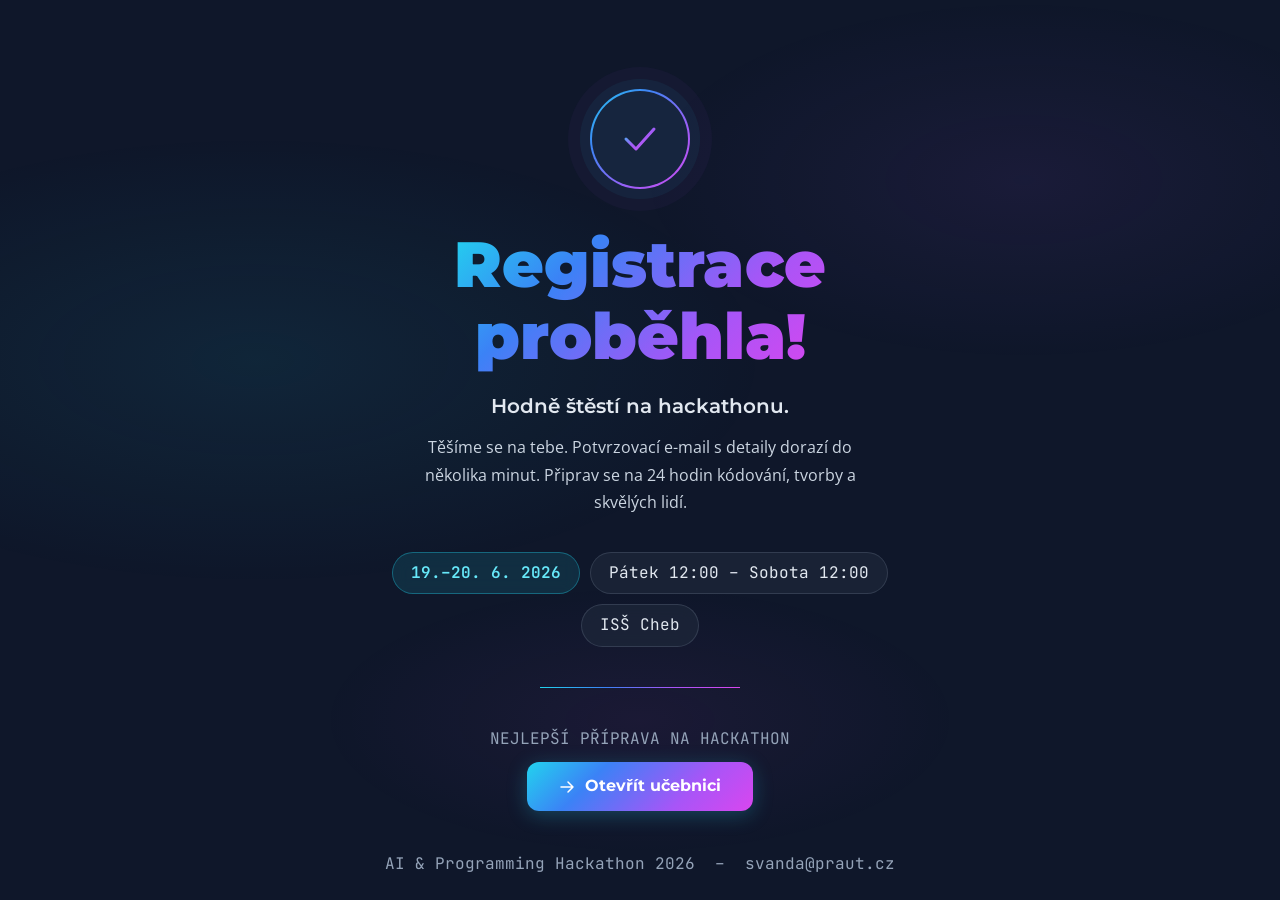
<file: success.html>
<!DOCTYPE html>
<html lang="cs">
<head>
    <meta charset="UTF-8">
    <meta name="viewport" content="width=device-width, initial-scale=1.0">
    <title>Registrace proběhla — AI & Programming Hackathon 2026</title>
    <link href="https://fonts.googleapis.com/css2?family=Montserrat:wght@300;400;500;600;700;800;900&family=Open+Sans:wght@300;400;500;600;700&family=JetBrains+Mono:wght@400;500;600;700&display=swap" rel="stylesheet">
    <style>
        :root {
            --cyan-300: #67e8f9;
            --cyan-400: #22d3ee;
            --cyan-500: #06b6d4;
            --blue-400: #60a5fa;
            --blue-500: #3b82f6;
            --purple-300: #d8b4fe;
            --purple-400: #c084fc;
            --purple-500: #a855f7;
            --magenta-300: #f0abfc;
            --magenta-400: #e879f9;
            --magenta-500: #d946ef;
            --slate-100: #f1f5f9;
            --slate-200: #e2e8f0;
            --slate-300: #cbd5e1;
            --slate-400: #94a3b8;
            --slate-500: #64748b;
            --slate-600: #475569;
            --slate-700: #334155;
            --slate-800: #1e293b;
            --slate-900: #0f172a;
            --success: #10b981;

            --gradient-brand: linear-gradient(135deg, #22d3ee 0%, #3b82f6 30%, #a855f7 70%, #d946ef 100%);
            --gradient-brand-90: linear-gradient(90deg, #22d3ee 0%, #3b82f6 33%, #a855f7 66%, #d946ef 100%);
            --font-heading: 'Montserrat', sans-serif;
            --font-body: 'Open Sans', sans-serif;
            --font-mono: 'JetBrains Mono', monospace;
            --type-hero: clamp(2.375rem, 5vw, 4.5rem);
            --type-section: clamp(1.625rem, 3vw, 2.25rem);
            --type-card: clamp(1.0625rem, 2vw, 1.25rem);
            --type-body: 1rem;
        }

        * { margin: 0; padding: 0; box-sizing: border-box; }
        html { height: 100%; }

        body {
            font-family: var(--font-body);
            background: var(--slate-900);
            color: var(--slate-100);
            font-size: var(--type-body);
            line-height: 1.6;
            min-height: 100vh;
            display: flex;
            flex-direction: column;
            align-items: center;
            justify-content: center;
            overflow-x: hidden;
            overflow-y: auto;
            position: relative;
        }

        /* ── BACKGROUND LAYERS ── */
        .bg-glow {
            position: fixed;
            inset: 0;
            pointer-events: none;
            z-index: 0;
            background:
                radial-gradient(ellipse 80% 50% at 20% 40%, rgba(34, 211, 238, 0.08) 0%, transparent 50%),
                radial-gradient(ellipse 60% 40% at 80% 20%, rgba(168, 85, 247, 0.07) 0%, transparent 50%),
                radial-gradient(ellipse 50% 30% at 50% 80%, rgba(217, 70, 239, 0.06) 0%, transparent 50%);
        }

        /* ── PARTICLES ── */
        .particles {
            position: fixed;
            inset: 0;
            pointer-events: none;
            z-index: 1;
            overflow: hidden;
        }

        .particle {
            position: absolute;
            border-radius: 50%;
            opacity: 0;
            animation: floatUp var(--dur) var(--delay) ease-in forwards;
        }

        @keyframes floatUp {
            0%   { opacity: 0; transform: translateY(0) scale(0); }
            10%  { opacity: 1; }
            80%  { opacity: 0.6; }
            100% { opacity: 0; transform: translateY(-80vh) scale(1.2); }
        }



        /* ── MAIN CONTENT ── */
        .content {
            position: relative;
            z-index: 10;
            display: flex;
            flex-direction: column;
            align-items: center;
            text-align: center;
            padding: 40px 24px;
            max-width: 640px;
            width: 100%;
        }

        /* ── CHECK MARK ── */
        .check-wrap {
            position: relative;
            margin-bottom: 40px;
        }

        .check-ring {
            width: 100px;
            height: 100px;
            border-radius: 50%;
            border: 2px solid transparent;
            background: linear-gradient(var(--slate-900), var(--slate-900)) padding-box,
                        var(--gradient-brand) border-box;
            display: flex;
            align-items: center;
            justify-content: center;
            animation: ringPop 0.6s cubic-bezier(0.34, 1.56, 0.64, 1) both;
        }

        @keyframes ringPop {
            from { transform: scale(0); opacity: 0; }
            to   { transform: scale(1); opacity: 1; }
        }

        .check-ring::before {
            content: '';
            position: absolute;
            inset: -12px;
            border-radius: 50%;
            background: rgba(34, 211, 238, 0.06);
            animation: pulseRing 2.5s ease-in-out infinite 0.6s;
        }

        .check-ring::after {
            content: '';
            position: absolute;
            inset: -24px;
            border-radius: 50%;
            background: rgba(168, 85, 247, 0.04);
            animation: pulseRing 2.5s ease-in-out infinite 1s;
        }

        @keyframes pulseRing {
            0%, 100% { transform: scale(1); opacity: 0.8; }
            50%       { transform: scale(1.08); opacity: 0; }
        }

        .check-svg {
            width: 44px;
            height: 44px;
            animation: fadeIn 0.3s ease 0.5s both;
        }

        .check-path {
            stroke: url(#checkGrad);
            stroke-width: 3;
            fill: none;
            stroke-linecap: round;
            stroke-linejoin: round;
            stroke-dasharray: 60;
            stroke-dashoffset: 60;
            animation: drawCheck 0.5s cubic-bezier(0.4, 0, 0.2, 1) 0.6s forwards;
        }

        @keyframes drawCheck {
            to { stroke-dashoffset: 0; }
        }

        @keyframes fadeIn {
            from { opacity: 0; }
            to   { opacity: 1; }
        }

        /* ── HEADLINE ── */
        .headline {
            font-family: var(--font-heading);
            font-size: var(--type-hero);
            font-weight: 900;
            letter-spacing: 0;
            line-height: 1.12;
            max-width: min(720px, 14ch);
            background: var(--gradient-brand);
            -webkit-background-clip: text;
            -webkit-text-fill-color: transparent;
            background-clip: text;
            margin-bottom: 20px;
            animation: slideUp 0.6s ease 0.3s both;
        }

        .subline {
            font-family: var(--font-heading);
            font-size: var(--type-card);
            font-weight: 600;
            line-height: 1.4;
            color: var(--slate-200);
            margin-bottom: 14px;
            animation: slideUp 0.6s ease 0.45s both;
        }

        .desc {
            font-size: var(--type-body);
            color: var(--slate-300);
            line-height: 1.7;
            max-width: 440px;
            margin-bottom: 36px;
            animation: slideUp 0.6s ease 0.55s both;
        }

        @keyframes slideUp {
            from { opacity: 0; transform: translateY(20px); }
            to   { opacity: 1; transform: translateY(0); }
        }

        /* ── INFO CHIPS ── */
        .chips {
            display: flex;
            flex-wrap: wrap;
            justify-content: center;
            gap: 10px;
            margin-bottom: 40px;
            animation: slideUp 0.6s ease 0.65s both;
        }

        .chip {
            padding: 9px 18px;
            background: rgba(30, 41, 59, 0.7);
            border: 1px solid rgba(148, 163, 184, 0.2);
            border-radius: 9999px;
            font-family: var(--font-mono);
            font-size: var(--type-body);
            line-height: 1.4;
            color: var(--slate-200);
            backdrop-filter: blur(8px);
        }

        .chip.accent {
            background: rgba(34, 211, 238, 0.12);
            border-color: rgba(34, 211, 238, 0.35);
            color: var(--cyan-300);
            font-weight: 600;
        }

        /* ── DIVIDER LINE ── */
        .divider {
            width: 200px;
            height: 1px;
            background: var(--gradient-brand-90);
            margin: 0 auto 40px;
            opacity: 0.4;
            animation: fadeIn 0.6s ease 0.75s both;
        }

        /* ── CTA ── */
        .cta-block {
            animation: slideUp 0.6s ease 0.8s both;
            display: flex;
            flex-direction: column;
            align-items: center;
            gap: 12px;
        }

        .cta-label {
            font-family: var(--font-mono);
            font-size: var(--type-body);
            line-height: 1.4;
            text-transform: uppercase;
            letter-spacing: 0;
            color: var(--slate-400);
        }

        .cta-btn {
            display: inline-flex;
            align-items: center;
            gap: 10px;
            padding: 14px 32px;
            min-height: 48px;
            background: var(--gradient-brand);
            border-radius: 12px;
            font-family: var(--font-heading);
            font-size: var(--type-body);
            font-weight: 700;
            line-height: 1.3;
            color: #ffffff;
            text-decoration: none;
            box-shadow: 0 4px 20px rgba(34, 211, 238, 0.25);
            transition: transform 0.2s ease, box-shadow 0.2s ease;
        }

        .cta-btn:hover {
            transform: translateY(-2px);
            box-shadow: 0 8px 30px rgba(34, 211, 238, 0.35), 0 0 60px rgba(168, 85, 247, 0.2);
        }

        .cta-btn:focus-visible {
            outline: 2px solid var(--cyan-300);
            outline-offset: 3px;
        }

        .cta-btn svg {
            width: 16px;
            height: 16px;
            flex-shrink: 0;
        }

        body.learning-panel-open {
            overflow: hidden;
        }

        .learning-panel[hidden] {
            display: none;
        }

        .learning-panel {
            position: fixed;
            inset: 0;
            z-index: 100;
            display: grid;
            place-items: center;
            padding: 24px;
            background: rgba(15, 23, 42, 0.78);
            backdrop-filter: blur(14px);
        }

        .learning-panel__dialog {
            width: min(100%, 560px);
            padding: 32px;
            text-align: left;
            border: 1px solid rgba(34, 211, 238, 0.26);
            border-radius: 16px;
            background: linear-gradient(145deg, rgba(30, 41, 59, 0.98), rgba(15, 23, 42, 0.98));
            box-shadow: 0 24px 80px rgba(0, 0, 0, 0.46), 0 0 30px rgba(34, 211, 238, 0.2), 0 0 60px rgba(168, 85, 247, 0.15);
        }

        .learning-panel__kicker {
            display: block;
            margin-bottom: 12px;
            font-family: var(--font-mono);
            font-size: var(--type-body);
            font-weight: 700;
            line-height: 1.4;
            text-transform: uppercase;
            letter-spacing: 0;
            color: var(--cyan-300);
        }

        .learning-panel__dialog h2 {
            margin-bottom: 16px;
            font-family: var(--font-heading);
            font-size: var(--type-section);
            line-height: 1.18;
            color: var(--slate-100);
        }

        .learning-panel__dialog p {
            margin-bottom: 16px;
            color: var(--slate-300);
            font-size: var(--type-body);
            line-height: 1.7;
        }

        .learning-panel__actions {
            display: flex;
            justify-content: flex-end;
            margin-top: 24px;
        }

        .learning-panel__close {
            min-height: 48px;
            padding: 12px 24px;
            border: 0;
            border-radius: 12px;
            background: var(--gradient-brand);
            color: #ffffff;
            font-family: var(--font-heading);
            font-size: var(--type-body);
            font-weight: 800;
            line-height: 1.2;
            cursor: pointer;
            box-shadow: 0 4px 20px rgba(34, 211, 238, 0.25);
        }

        .learning-panel__close:hover,
        .learning-panel__close:focus-visible {
            box-shadow: 0 8px 30px rgba(34, 211, 238, 0.35), 0 0 60px rgba(168, 85, 247, 0.2);
        }

        .learning-panel__close:focus-visible {
            outline: 2px solid var(--cyan-300);
            outline-offset: 3px;
        }

        /* ── FOOTER ── */
        .page-foot {
            position: fixed;
            bottom: 24px;
            left: 0; right: 0;
            text-align: center;
            font-family: var(--font-mono);
            font-size: var(--type-body);
            line-height: 1.5;
            color: var(--slate-400);
            z-index: 10;
            animation: fadeIn 1s ease 1.2s both;
        }
    </style>
</head>
<body>

<div class="bg-glow"></div>
<div class="particles" id="particles"></div>

<div class="content">

    <!-- Check mark -->
    <div class="check-wrap">
        <div class="check-ring">
            <svg class="check-svg" viewBox="0 0 44 44">
                <defs>
                    <linearGradient id="checkGrad" x1="0%" y1="0%" x2="100%" y2="100%">
                        <stop offset="0%"   stop-color="#22d3ee"/>
                        <stop offset="50%"  stop-color="#a855f7"/>
                        <stop offset="100%" stop-color="#d946ef"/>
                    </linearGradient>
                </defs>
                <polyline class="check-path" points="8,22 18,32 36,12"/>
            </svg>
        </div>
    </div>

    <!-- Text -->
    <h1 class="headline" id="headline">Registrace<br>proběhla!</h1>
    <p class="subline" id="subline">Hodně štěstí na hackathonu.</p>
    <p class="desc" id="desc">
        Těšíme se na tebe. Potvrzovací e-mail s detaily dorazí do několika minut.
        Připrav se na 24 hodin kódování, tvorby a skvělých lidí.
    </p>

    <!-- Info chips -->
    <div class="chips">
        <span class="chip accent">19.&ndash;20.&nbsp;6.&nbsp;2026</span>
        <span class="chip">Pátek 12:00&nbsp;&ndash;&nbsp;Sobota 12:00</span>
        <span class="chip">ISŠ Cheb</span>
    </div>

    <div class="divider"></div>

    <!-- CTA -->
    <div class="cta-block">
        <span class="cta-label">Nejlepší příprava na hackathon</span>
        <a href="https://ucebnice.praut.cz/" target="_blank" class="cta-btn" data-learning-panel>
            <svg viewBox="0 0 16 16" fill="none" stroke="white" stroke-width="1.5" stroke-linecap="round" stroke-linejoin="round">
                <path d="M2 8h12M9 3l5 5-5 5"/>
            </svg>
            Otevřít učebnici
        </a>
    </div>

</div>

<footer class="page-foot">
    AI &amp; Programming Hackathon 2026 &nbsp;&ndash;&nbsp; svanda@praut.cz
</footer>

<script>
    const learningPanelLinks = document.querySelectorAll('[data-learning-panel]');
    let learningPanel = null;
    let lastLearningPanelTrigger = null;

    function ensureLearningPanel() {
        if (learningPanel) return learningPanel;
        learningPanel = document.createElement('div');
        learningPanel.className = 'learning-panel';
        learningPanel.hidden = true;
        learningPanel.innerHTML = [
            '<section class="learning-panel__dialog" role="dialog" aria-modal="true" aria-labelledby="learningPanelTitle">',
            '<span class="learning-panel__kicker">Učebnice PRAUT</span>',
            '<h2 id="learningPanelTitle">Učebnici teď připravujeme ve verzi 2.0.</h2>',
            '<p>V současné chvíli jsme učebnici uzavřeli, protože připravujeme verzi 2.0.</p>',
            '<p>Nová verze přinese 20 nových kapitol, lepší gamifikaci a porovnávání výsledků spolužáků ze stejné třídy, stejného ročníku, stejné školy i stejného klanu.</p>',
            '<p>Učitelům zároveň umožní lépe sledovat úspěchy i zádrhele jejich studentů.</p>',
            '<div class="learning-panel__actions">',
            '<button class="learning-panel__close" type="button" data-learning-panel-close>Rozumím</button>',
            '</div>',
            '</section>'
        ].join('');
        document.body.appendChild(learningPanel);
        learningPanel.addEventListener('click', function(event) {
            if (event.target === learningPanel || event.target.closest('[data-learning-panel-close]')) {
                closeLearningPanel();
            }
        });
        return learningPanel;
    }

    function openLearningPanel(trigger) {
        lastLearningPanelTrigger = trigger || null;
        const panel = ensureLearningPanel();
        panel.hidden = false;
        document.body.classList.add('learning-panel-open');
        const closeButton = panel.querySelector('[data-learning-panel-close]');
        if (closeButton) closeButton.focus();
    }

    function closeLearningPanel() {
        if (!learningPanel || learningPanel.hidden) return;
        learningPanel.hidden = true;
        document.body.classList.remove('learning-panel-open');
        if (lastLearningPanelTrigger) lastLearningPanelTrigger.focus();
    }

    learningPanelLinks.forEach(function(link) {
        link.addEventListener('click', function(event) {
            event.preventDefault();
            openLearningPanel(link);
        });
    });

    document.addEventListener('keydown', function(event) {
        if (event.key === 'Escape') closeLearningPanel();
    });

    const params = new URLSearchParams(window.location.search);
    const mode = params.get('mode');
    if (mode === 'pending') {
        document.getElementById('headline').innerHTML = 'Čekáme na<br>vedoucího týmu';
        document.getElementById('subline').textContent = 'Tvá žádost o připojení byla odeslána.';
        document.getElementById('desc').textContent =
            'Vedoucí týmu právě dostal e-mail s tvou žádostí. Jakmile ji potvrdí, dostaneš e-mail s registračním kódem. Obvykle do 24 hodin.';
    }

    const colors = [
        'rgba(34,211,238,VAL)',
        'rgba(59,130,246,VAL)',
        'rgba(168,85,247,VAL)',
        'rgba(217,70,239,VAL)',
    ];

    const container = document.getElementById('particles');
    const count = 42;

    for (let i = 0; i < count; i++) {
        const p = document.createElement('div');
        p.className = 'particle';

        const size = 3 + Math.random() * 6;
        const x    = Math.random() * 100;
        const dur  = 5 + Math.random() * 8;
        const del  = Math.random() * 6;
        const col  = colors[Math.floor(Math.random() * colors.length)].replace('VAL', (0.4 + Math.random() * 0.5).toFixed(2));

        p.style.cssText = `
            width: ${size}px;
            height: ${size}px;
            left: ${x}%;
            bottom: -20px;
            background: ${col};
            --dur: ${dur}s;
            --delay: ${del}s;
        `;

        container.appendChild(p);
    }

    // Re-spawn particles in a loop
    setInterval(() => {
        container.querySelectorAll('.particle').forEach(p => {
            const newDel = Math.random() * 2;
            p.style.animationDelay = newDel + 's';
            p.style.left = Math.random() * 100 + '%';
            void p.offsetWidth; // reflow to restart animation
            p.style.animation = 'none';
            requestAnimationFrame(() => {
                const dur = 5 + Math.random() * 8;
                p.style.animation = `floatUp ${dur}s ${newDel}s ease-in forwards`;
            });
        });
    }, 8000);
</script>

</body>
</html>
</file>
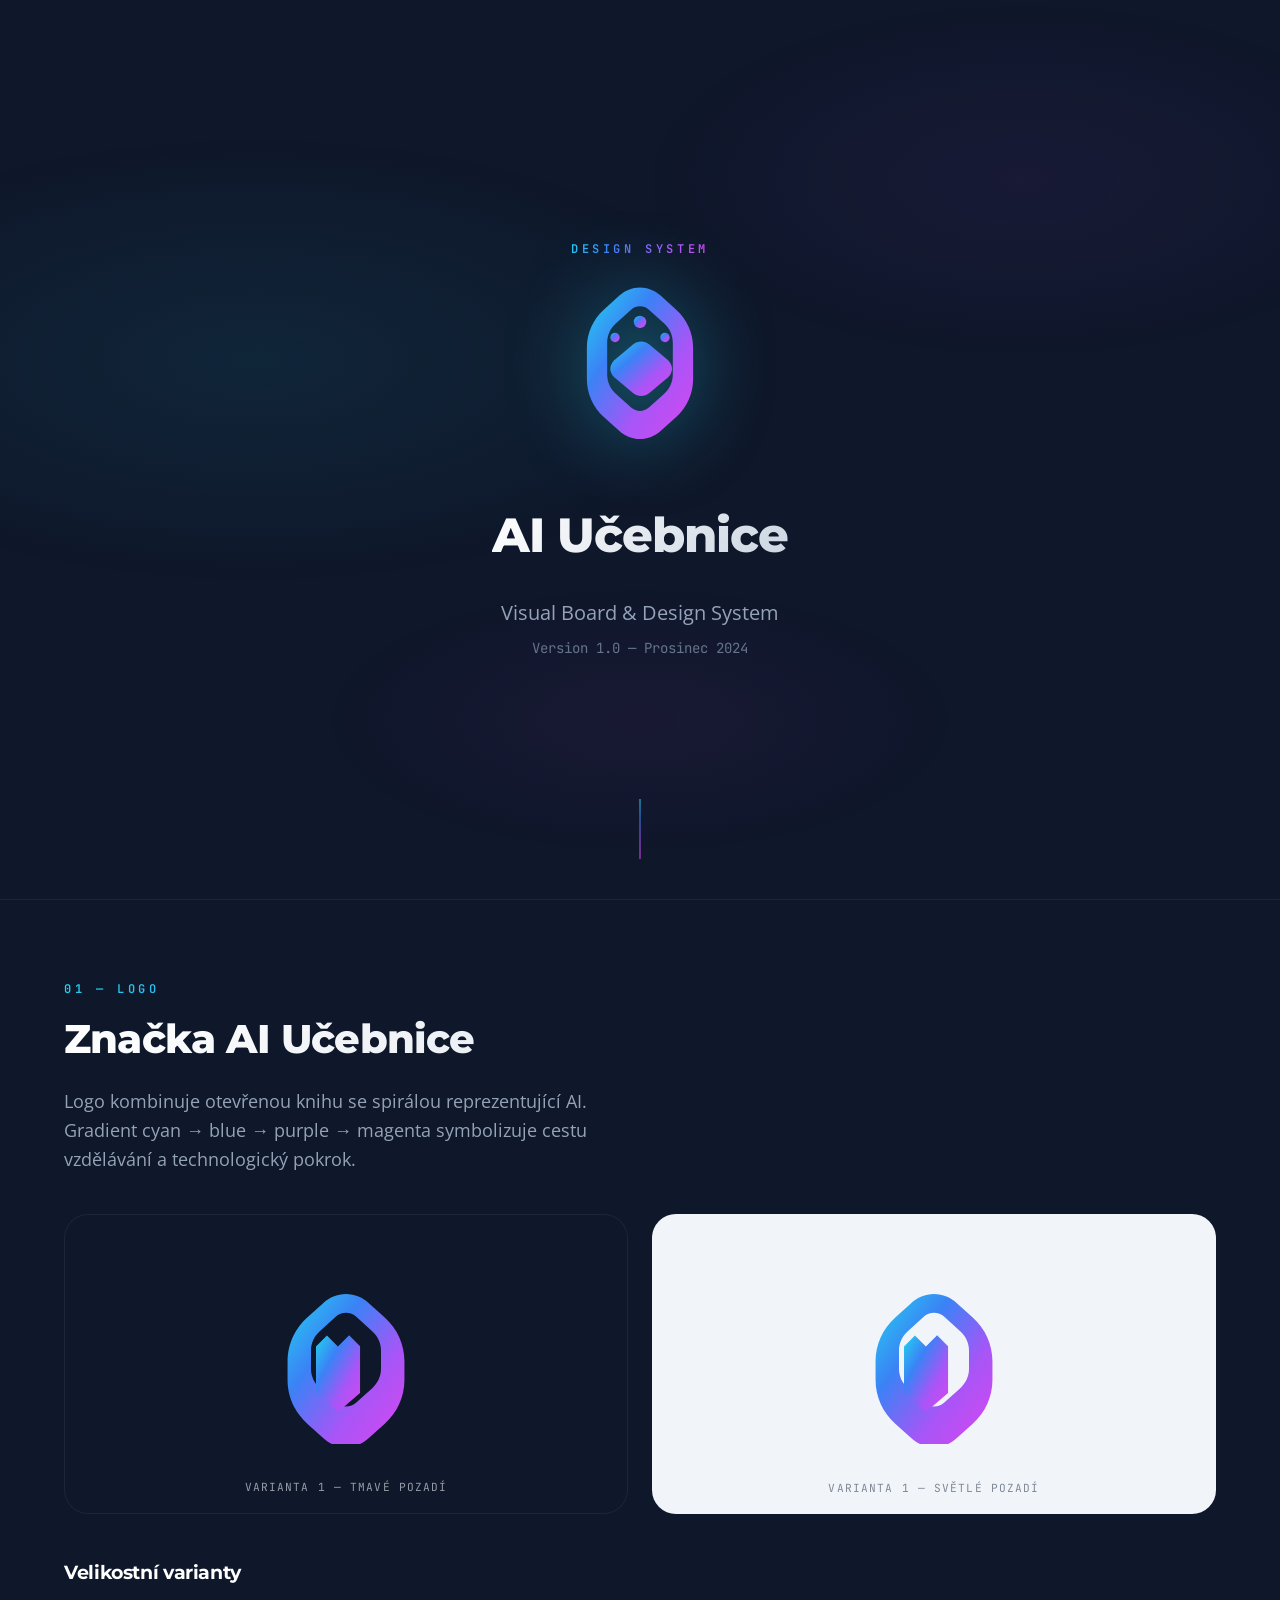
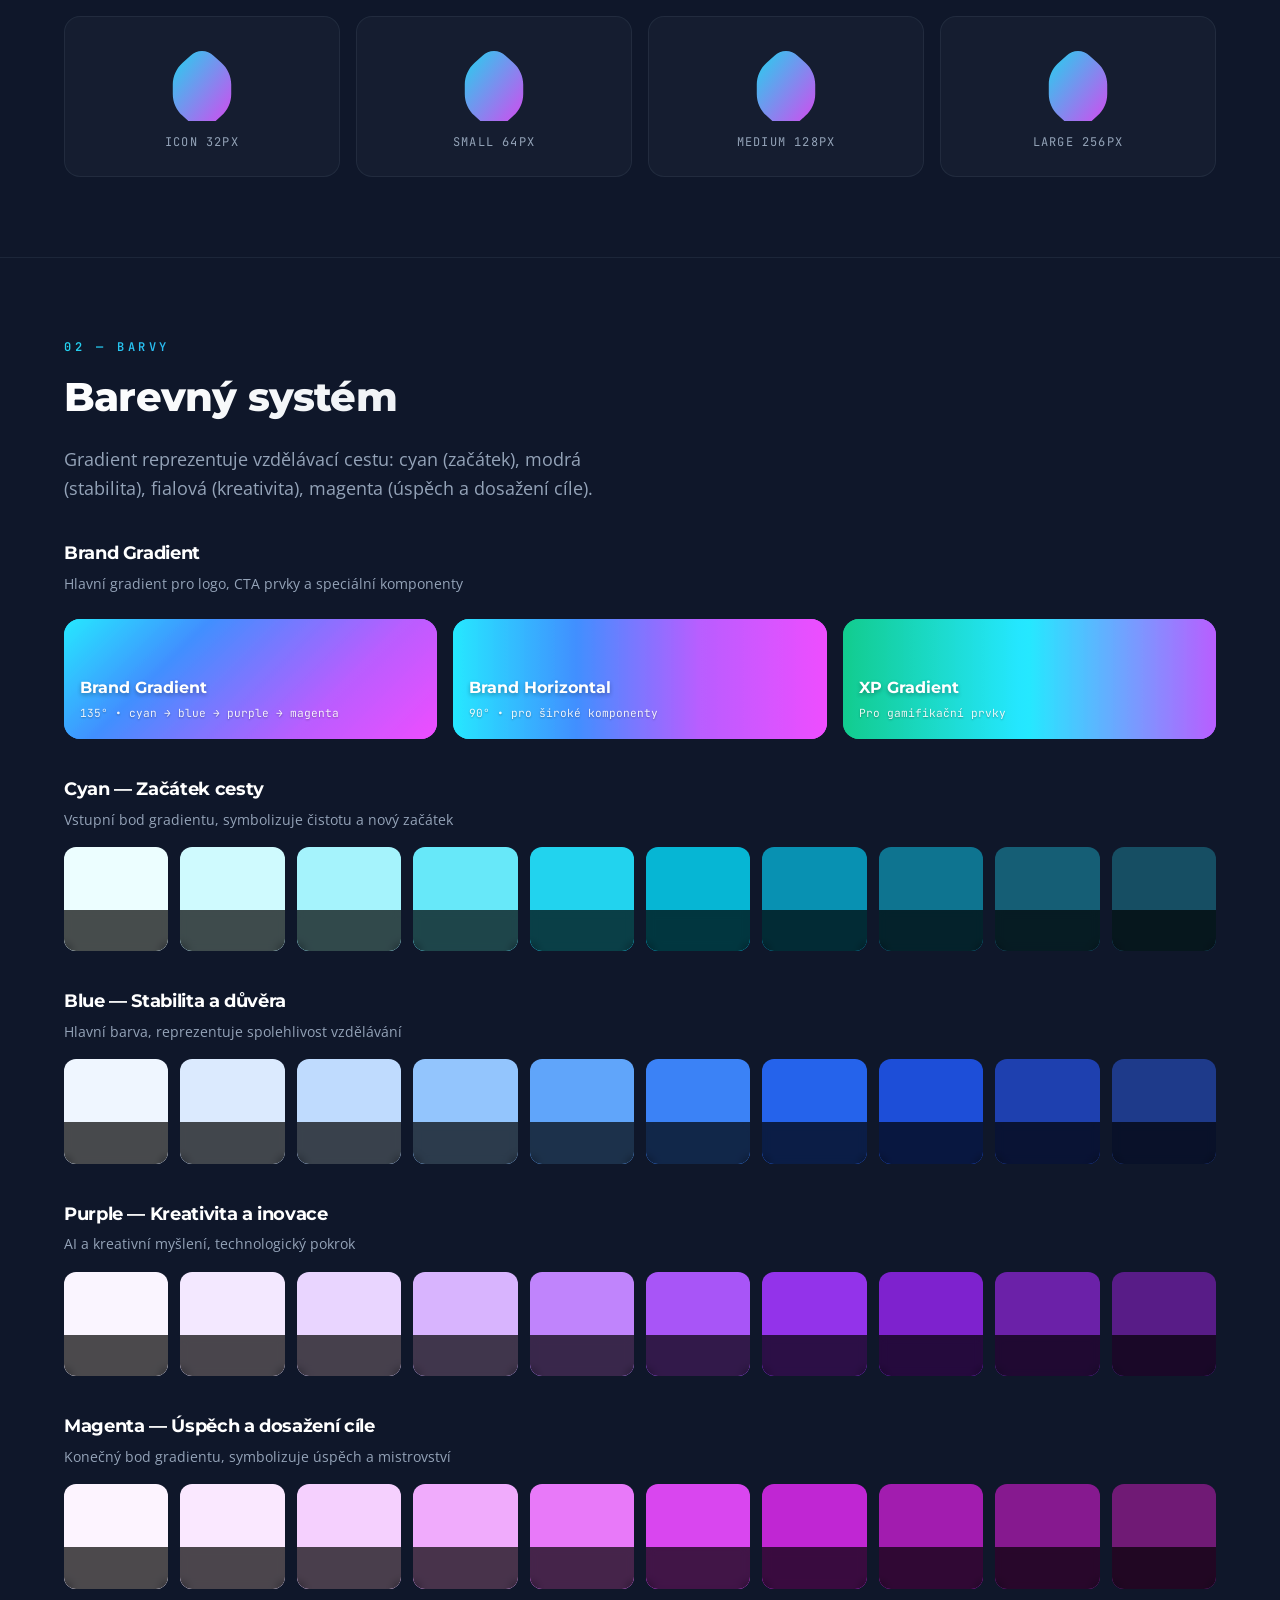
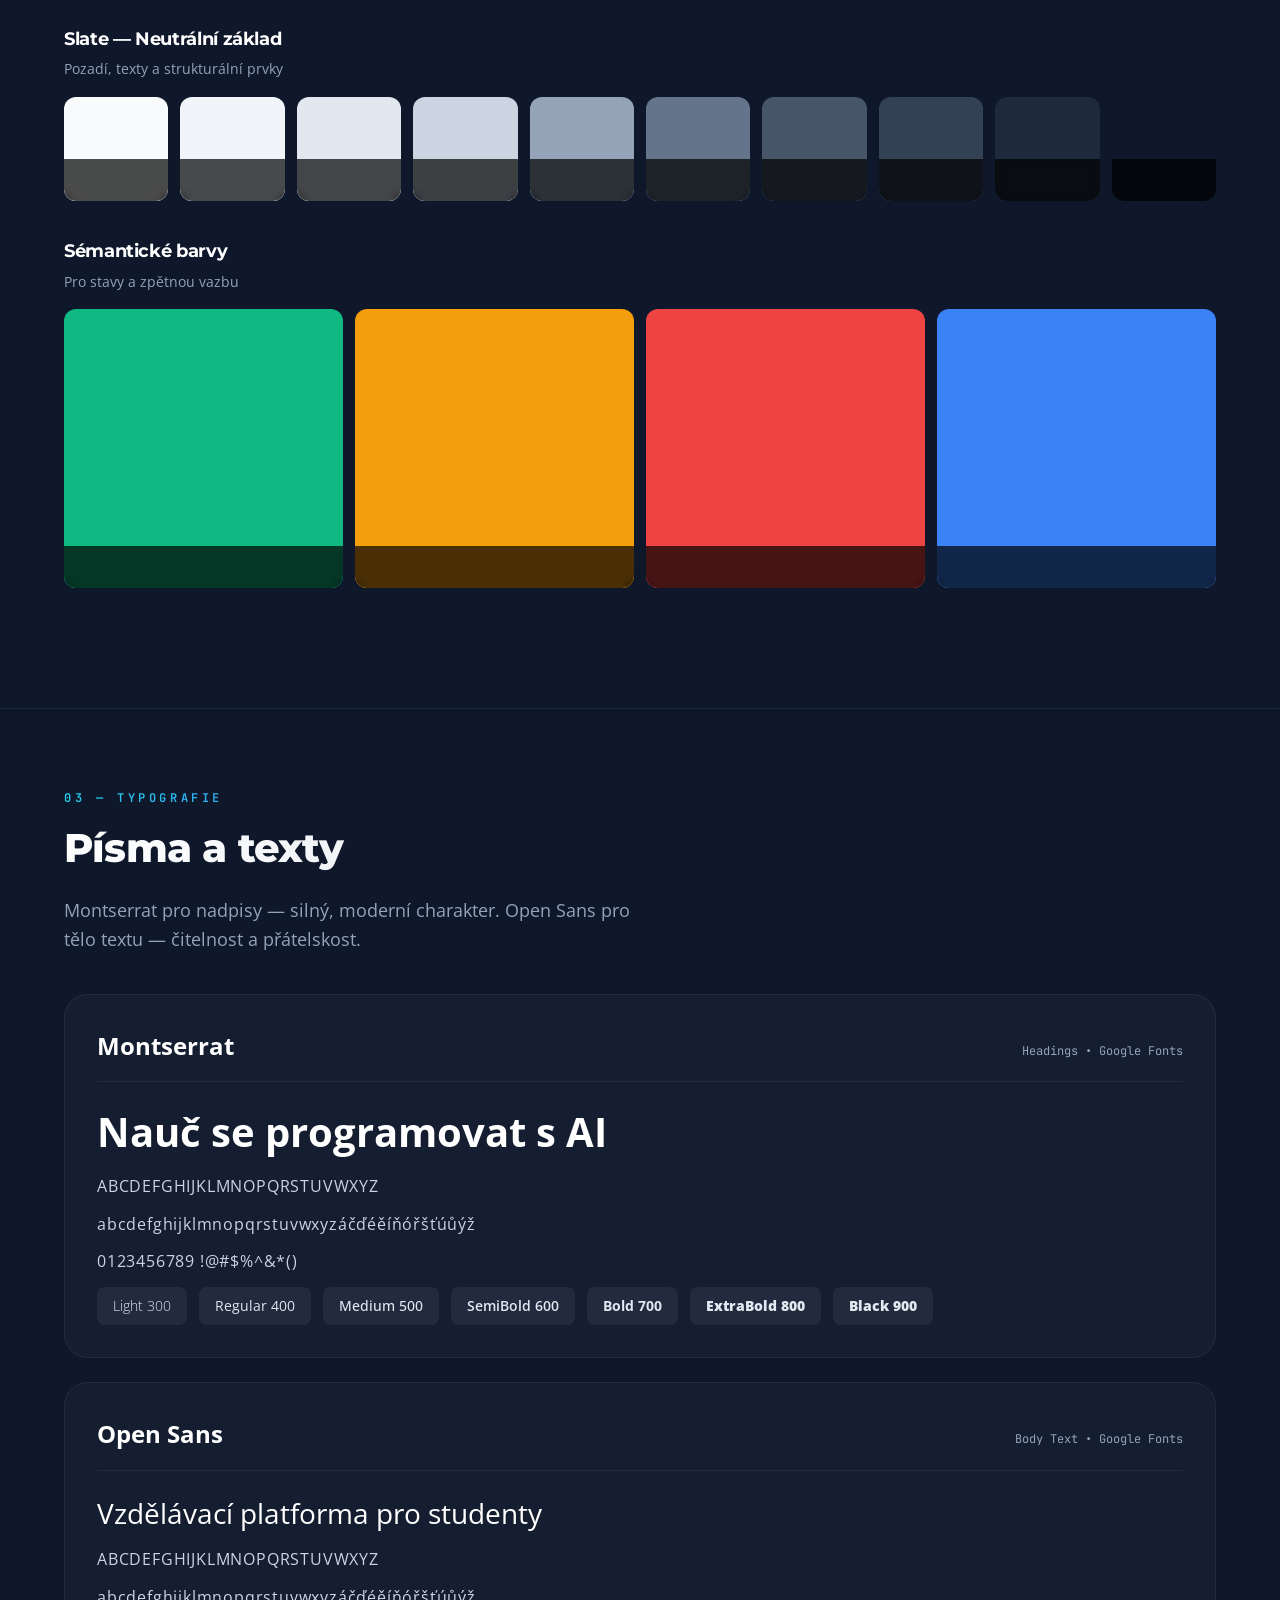
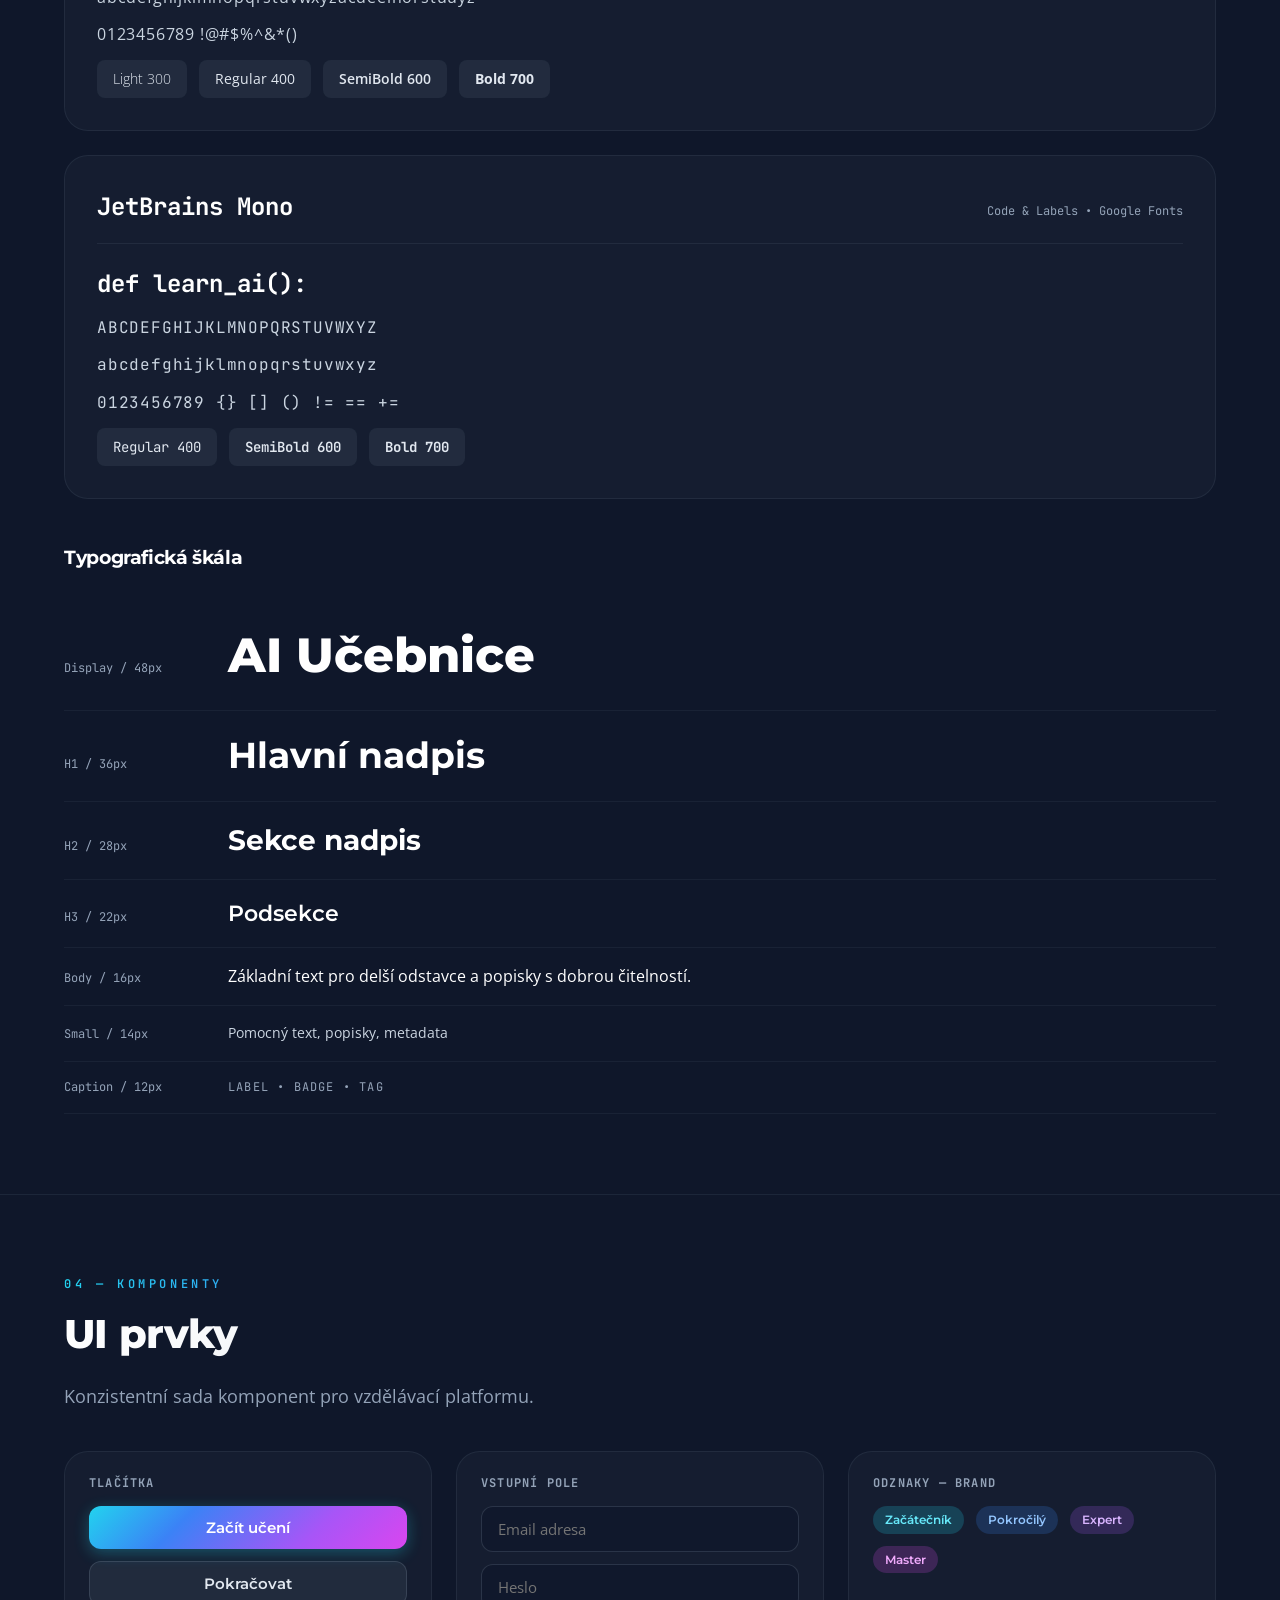
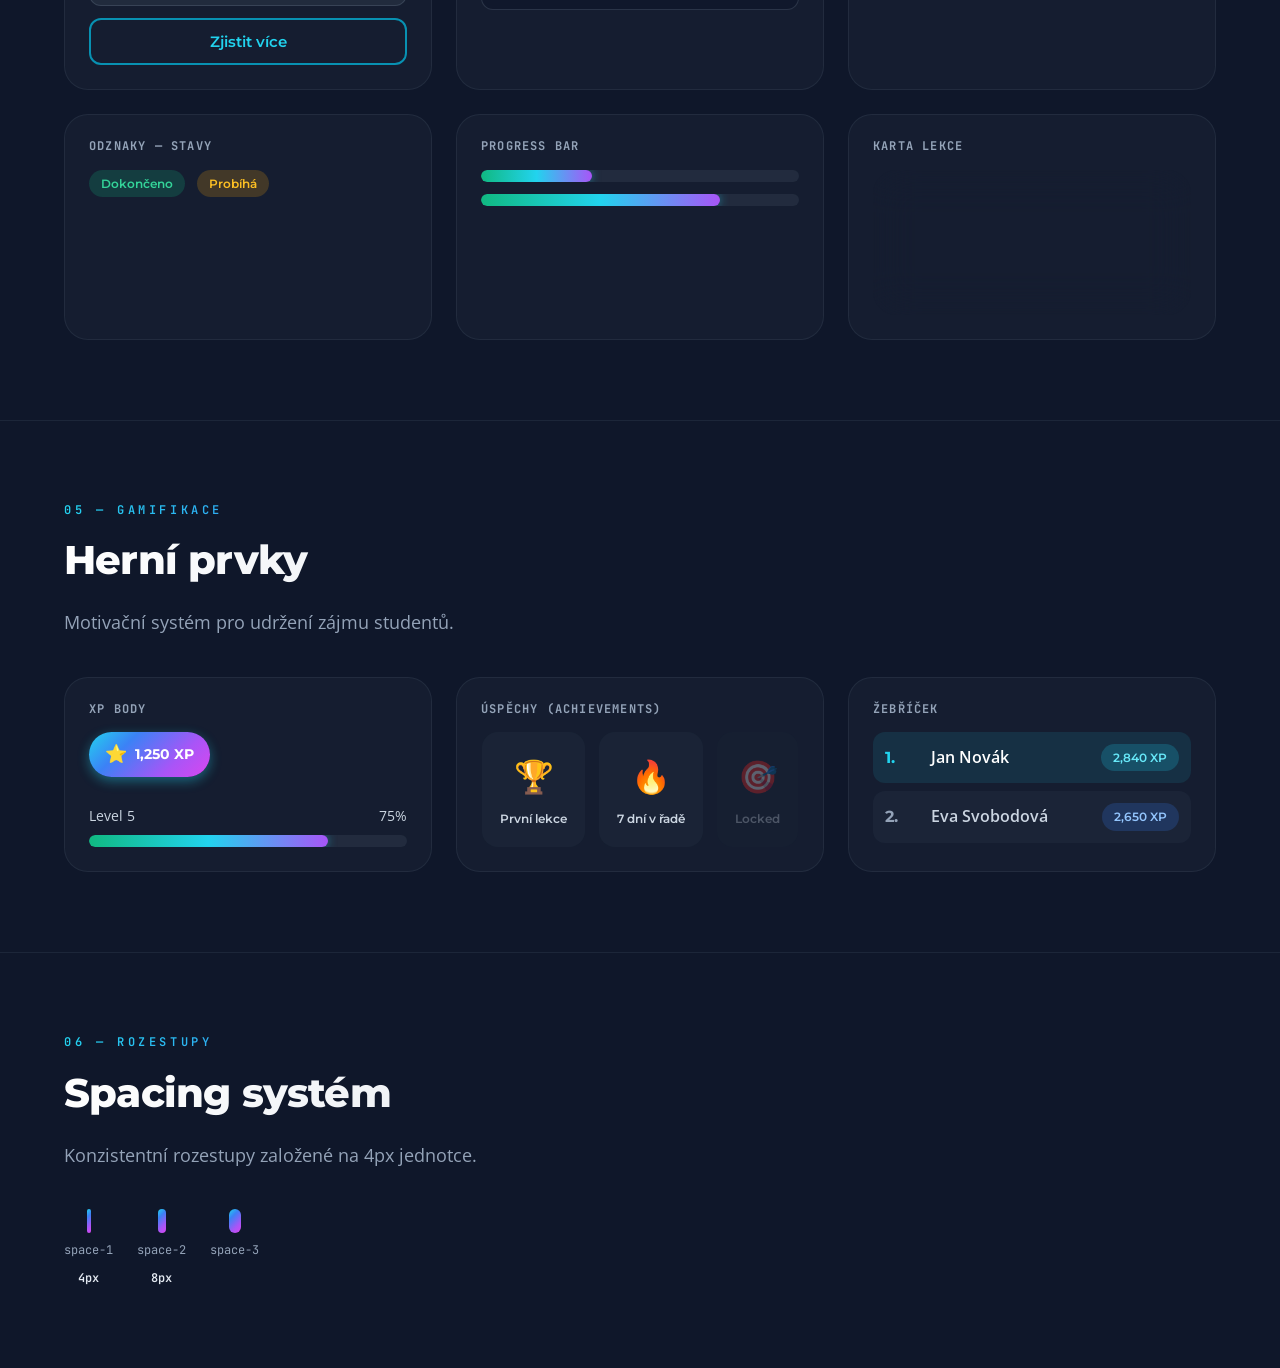
<file: visual_board.html>
<!DOCTYPE html>
<html lang="cs">
<head>
    <meta charset="UTF-8">
    <meta name="viewport" content="width=device-width, initial-scale=1.0">
    <title>AI Učebnice — Visual Board</title>
    <link href="https://fonts.googleapis.com/css2?family=Montserrat:wght@300;400;500;600;700;800;900&family=Open+Sans:wght@300;400;500;600;700&family=JetBrains+Mono:wght@400;500;600;700&display=swap" rel="stylesheet">
    <style>
        /* ═══════════════════════════════════════════════════════════════
           AI UČEBNICE DESIGN SYSTEM v1.0
           Education-focused | Gamification | AI-powered
        ═══════════════════════════════════════════════════════════════ */

        :root {
            /* ────────────────────────────────────────────────────────────
               BRAND GRADIENT COLORS
               Cyan → Blue → Purple → Magenta
            ──────────────────────────────────────────────────────────── */
            
            /* Cyan - Start */
            --cyan-50: #ecfeff;
            --cyan-100: #cffafe;
            --cyan-200: #a5f3fc;
            --cyan-300: #67e8f9;
            --cyan-400: #22d3ee;
            --cyan-500: #06b6d4;
            --cyan-600: #0891b2;
            --cyan-700: #0e7490;
            --cyan-800: #155e75;
            --cyan-900: #164e63;
            
            /* Blue - Core */
            --blue-50: #eff6ff;
            --blue-100: #dbeafe;
            --blue-200: #bfdbfe;
            --blue-300: #93c5fd;
            --blue-400: #60a5fa;
            --blue-500: #3b82f6;
            --blue-600: #2563eb;
            --blue-700: #1d4ed8;
            --blue-800: #1e40af;
            --blue-900: #1e3a8a;
            
            /* Purple - Transition */
            --purple-50: #faf5ff;
            --purple-100: #f3e8ff;
            --purple-200: #e9d5ff;
            --purple-300: #d8b4fe;
            --purple-400: #c084fc;
            --purple-500: #a855f7;
            --purple-600: #9333ea;
            --purple-700: #7e22ce;
            --purple-800: #6b21a8;
            --purple-900: #581c87;
            
            /* Magenta - End */
            --magenta-50: #fdf4ff;
            --magenta-100: #fae8ff;
            --magenta-200: #f5d0fe;
            --magenta-300: #f0abfc;
            --magenta-400: #e879f9;
            --magenta-500: #d946ef;
            --magenta-600: #c026d3;
            --magenta-700: #a21caf;
            --magenta-800: #86198f;
            --magenta-900: #701a75;
            
            /* ────────────────────────────────────────────────────────────
               NEUTRAL COLORS - Slate
            ──────────────────────────────────────────────────────────── */
            --slate-50: #f8fafc;
            --slate-100: #f1f5f9;
            --slate-200: #e2e8f0;
            --slate-300: #cbd5e1;
            --slate-400: #94a3b8;
            --slate-500: #64748b;
            --slate-600: #475569;
            --slate-700: #334155;
            --slate-800: #1e293b;
            --slate-900: #0f172a;

            /* ────────────────────────────────────────────────────────────
               SEMANTIC COLORS
            ──────────────────────────────────────────────────────────── */
            --success: #10b981;
            --success-light: #d1fae5;
            --warning: #f59e0b;
            --warning-light: #fef3c7;
            --error: #ef4444;
            --error-light: #fee2e2;
            --info: #3b82f6;
            --info-light: #dbeafe;
            
            /* ────────────────────────────────────────────────────────────
               GRADIENTS
            ──────────────────────────────────────────────────────────── */
            --gradient-brand: linear-gradient(135deg, #22d3ee 0%, #3b82f6 30%, #a855f7 70%, #d946ef 100%);
            --gradient-brand-90: linear-gradient(90deg, #22d3ee 0%, #3b82f6 33%, #a855f7 66%, #d946ef 100%);
            --gradient-brand-180: linear-gradient(180deg, #22d3ee 0%, #3b82f6 33%, #a855f7 66%, #d946ef 100%);
            --gradient-hero: linear-gradient(135deg, rgba(34, 211, 238, 0.1) 0%, rgba(217, 70, 239, 0.1) 100%);
            --gradient-card: linear-gradient(145deg, rgba(30, 41, 59, 0.6) 0%, rgba(15, 23, 42, 0.8) 100%);
            --gradient-xp: linear-gradient(90deg, #10b981 0%, #22d3ee 50%, #a855f7 100%);
            
            /* ────────────────────────────────────────────────────────────
               SHADOWS & EFFECTS
            ──────────────────────────────────────────────────────────── */
            --shadow-sm: 0 1px 2px 0 rgb(0 0 0 / 0.05);
            --shadow-md: 0 4px 6px -1px rgb(0 0 0 / 0.1), 0 2px 4px -2px rgb(0 0 0 / 0.1);
            --shadow-lg: 0 10px 15px -3px rgb(0 0 0 / 0.1), 0 4px 6px -4px rgb(0 0 0 / 0.1);
            --shadow-xl: 0 20px 25px -5px rgb(0 0 0 / 0.1), 0 8px 10px -6px rgb(0 0 0 / 0.1);
            --shadow-glow: 0 0 20px rgba(59, 130, 246, 0.3);
            --shadow-glow-brand: 0 0 30px rgba(34, 211, 238, 0.2), 0 0 60px rgba(168, 85, 247, 0.15), 0 0 90px rgba(217, 70, 239, 0.1);

            /* ────────────────────────────────────────────────────────────
               TYPOGRAPHY
            ──────────────────────────────────────────────────────────── */
            --font-heading: 'Montserrat', -apple-system, BlinkMacSystemFont, sans-serif;
            --font-body: 'Open Sans', -apple-system, BlinkMacSystemFont, sans-serif;
            --font-mono: 'JetBrains Mono', 'Fira Code', monospace;
            
            /* ────────────────────────────────────────────────────────────
               SPACING SCALE (4px base)
            ──────────────────────────────────────────────────────────── */
            --space-1: 4px;
            --space-2: 8px;
            --space-3: 12px;
            --space-4: 16px;
            --space-5: 20px;
            --space-6: 24px;
            --space-8: 32px;
            --space-10: 40px;
            --space-12: 48px;
            --space-16: 64px;
            --space-20: 80px;

            /* ────────────────────────────────────────────────────────────
               BORDER RADIUS
            ──────────────────────────────────────────────────────────── */
            --radius-sm: 6px;
            --radius-md: 8px;
            --radius-lg: 12px;
            --radius-xl: 16px;
            --radius-2xl: 24px;
            --radius-full: 9999px;
        }

        /* ═══════════════════════════════════════════════════════════════
           BASE STYLES
        ═══════════════════════════════════════════════════════════════ */
        * {
            margin: 0;
            padding: 0;
            box-sizing: border-box;
        }

        html {
            scroll-behavior: smooth;
        }

        body {
            font-family: var(--font-body);
            background: var(--slate-900);
            color: var(--slate-100);
            line-height: 1.6;
            font-size: 16px;
        }

        body::before {
            content: '';
            position: fixed;
            top: 0;
            left: 0;
            right: 0;
            bottom: 0;
            background: 
                radial-gradient(ellipse 80% 50% at 20% 40%, rgba(34, 211, 238, 0.08) 0%, transparent 50%),
                radial-gradient(ellipse 60% 40% at 80% 20%, rgba(168, 85, 247, 0.06) 0%, transparent 50%),
                radial-gradient(ellipse 50% 30% at 50% 80%, rgba(217, 70, 239, 0.05) 0%, transparent 50%);
            pointer-events: none;
            z-index: 0;
        }

        /* ═══════════════════════════════════════════════════════════════
           LAYOUT
        ═══════════════════════════════════════════════════════════════ */
        .container {
            max-width: 1200px;
            margin: 0 auto;
            padding: 0 var(--space-6);
            position: relative;
            z-index: 1;
        }

        section {
            padding: var(--space-20) 0;
            border-bottom: 1px solid rgba(148, 163, 184, 0.1);
        }

        section:last-child {
            border-bottom: none;
        }

        /* ═══════════════════════════════════════════════════════════════
           TYPOGRAPHY STYLES
        ═══════════════════════════════════════════════════════════════ */
        h1, h2, h3, h4, h5, h6 {
            font-family: var(--font-heading);
            font-weight: 700;
            letter-spacing: -0.02em;
            line-height: 1.2;
        }

        .section-label {
            font-family: var(--font-mono);
            font-size: 0.75rem;
            text-transform: uppercase;
            letter-spacing: 0.3em;
            background: var(--gradient-brand);
            -webkit-background-clip: text;
            -webkit-text-fill-color: transparent;
            background-clip: text;
            margin-bottom: var(--space-4);
            display: block;
            font-weight: 600;
        }

        .section-title {
            font-size: clamp(2rem, 4vw, 2.5rem);
            font-weight: 800;
            background: linear-gradient(135deg, #fff 0%, var(--slate-300) 100%);
            -webkit-background-clip: text;
            -webkit-text-fill-color: transparent;
            background-clip: text;
            margin-bottom: var(--space-6);
        }

        .section-desc {
            font-size: 1.125rem;
            color: var(--slate-400);
            max-width: 600px;
            margin-bottom: var(--space-10);
        }

        /* ═══════════════════════════════════════════════════════════════
           COVER / HERO
        ═══════════════════════════════════════════════════════════════ */
        .cover {
            min-height: 100vh;
            display: flex;
            flex-direction: column;
            justify-content: center;
            align-items: center;
            text-align: center;
            padding: var(--space-10);
            position: relative;
        }

        .cover::after {
            content: '';
            position: absolute;
            bottom: var(--space-10);
            left: 50%;
            transform: translateX(-50%);
            width: 1px;
            height: 60px;
            background: var(--gradient-brand-180);
            animation: pulse 2s ease-in-out infinite;
        }

        @keyframes pulse {
            0%, 100% { opacity: 0.3; }
            50% { opacity: 1; }
        }

        .logo-hero {
            width: 200px;
            height: 200px;
            margin-bottom: var(--space-8);
            filter: drop-shadow(0 0 40px rgba(34, 211, 238, 0.4));
            animation: float 6s ease-in-out infinite;
        }

        @keyframes float {
            0%, 100% { transform: translateY(0px); }
            50% { transform: translateY(-10px); }
        }

        .cover .subtitle {
            font-size: 1.25rem;
            color: var(--slate-400);
            margin-top: var(--space-4);
            margin-bottom: var(--space-2);
        }

        .cover .version {
            font-family: var(--font-mono);
            font-size: 0.875rem;
            color: var(--slate-500);
        }

        /* ═══════════════════════════════════════════════════════════════
           LOGO SYSTEM
        ═══════════════════════════════════════════════════════════════ */
        .logo-display {
            display: grid;
            grid-template-columns: repeat(auto-fit, minmax(350px, 1fr));
            gap: var(--space-6);
            margin-top: var(--space-10);
        }

        .logo-card {
            padding: var(--space-12);
            border-radius: var(--radius-2xl);
            display: flex;
            flex-direction: column;
            align-items: center;
            justify-content: center;
            position: relative;
            min-height: 300px;
        }

        .logo-card.dark {
            background: var(--slate-900);
            border: 1px solid rgba(148, 163, 184, 0.1);
        }

        .logo-card.light {
            background: var(--slate-100);
        }

        .logo-card img {
            width: 160px;
            height: 160px;
            object-fit: contain;
        }

        .logo-card .label {
            position: absolute;
            bottom: var(--space-4);
            font-family: var(--font-mono);
            font-size: 0.7rem;
            text-transform: uppercase;
            letter-spacing: 0.1em;
            opacity: 0.6;
        }

        .logo-card.light .label {
            color: var(--slate-700);
        }

        .logo-variations {
            display: grid;
            grid-template-columns: repeat(auto-fit, minmax(180px, 1fr));
            gap: var(--space-4);
            margin-top: var(--space-8);
        }

        .logo-variation {
            background: rgba(30, 41, 59, 0.4);
            border: 1px solid rgba(148, 163, 184, 0.1);
            border-radius: var(--radius-xl);
            padding: var(--space-6);
            text-align: center;
            display: flex;
            flex-direction: column;
            align-items: center;
            justify-content: center;
            min-height: 140px;
        }

        .logo-variation img {
            width: 80px;
            height: 80px;
            object-fit: contain;
            margin-bottom: var(--space-3);
        }

        .logo-variation .name {
            font-family: var(--font-mono);
            font-size: 0.75rem;
            color: var(--slate-400);
            text-transform: uppercase;
            letter-spacing: 0.1em;
        }

        /* ═══════════════════════════════════════════════════════════════
           COLOR PALETTE
        ═══════════════════════════════════════════════════════════════ */
        .color-palette {
            margin-top: var(--space-10);
        }

        .color-group {
            margin-bottom: var(--space-10);
        }

        .color-group-title {
            font-family: var(--font-heading);
            font-size: 1.125rem;
            font-weight: 700;
            color: white;
            margin-bottom: var(--space-2);
        }

        .color-group-desc {
            font-size: 0.875rem;
            color: var(--slate-400);
            margin-bottom: var(--space-4);
        }

        .color-swatches {
            display: grid;
            grid-template-columns: repeat(auto-fill, minmax(100px, 1fr));
            gap: var(--space-3);
        }

        .color-swatch {
            aspect-ratio: 1;
            border-radius: var(--radius-lg);
            position: relative;
            overflow: hidden;
            transition: transform 0.2s ease;
        }

        .color-swatch:hover {
            transform: scale(1.05);
        }

        .color-swatch .info {
            position: absolute;
            bottom: 0;
            left: 0;
            right: 0;
            padding: var(--space-2);
            background: rgba(0,0,0,0.7);
            backdrop-filter: blur(4px);
        }

        .color-swatch .shade {
            font-family: var(--font-mono);
            font-size: 0.65rem;
            color: white;
            font-weight: 600;
        }

        .color-swatch .hex {
            font-family: var(--font-mono);
            font-size: 0.6rem;
            color: rgba(255,255,255,0.7);
        }

        .gradient-swatches {
            display: grid;
            grid-template-columns: repeat(auto-fit, minmax(280px, 1fr));
            gap: var(--space-4);
            margin-top: var(--space-6);
        }

        .gradient-swatch {
            height: 120px;
            border-radius: var(--radius-xl);
            padding: var(--space-4);
            display: flex;
            flex-direction: column;
            justify-content: flex-end;
            position: relative;
            overflow: hidden;
        }

        .gradient-swatch::before {
            content: '';
            position: absolute;
            inset: 0;
            background: inherit;
            filter: brightness(1.1);
        }

        .gradient-swatch .name {
            font-family: var(--font-heading);
            font-weight: 700;
            color: white;
            margin-bottom: var(--space-1);
            position: relative;
            z-index: 1;
            text-shadow: 0 2px 4px rgba(0,0,0,0.3);
        }

        .gradient-swatch .value {
            font-family: var(--font-mono);
            font-size: 0.7rem;
            color: rgba(255,255,255,0.9);
            position: relative;
            z-index: 1;
            text-shadow: 0 1px 2px rgba(0,0,0,0.3);
        }

        /* ═══════════════════════════════════════════════════════════════
           TYPOGRAPHY SHOWCASE
        ═══════════════════════════════════════════════════════════════ */
        .type-specimen {
            margin-top: var(--space-10);
        }

        .type-family {
            background: rgba(30, 41, 59, 0.4);
            border: 1px solid rgba(148, 163, 184, 0.1);
            border-radius: var(--radius-2xl);
            padding: var(--space-8);
            margin-bottom: var(--space-6);
        }

        .type-family-header {
            display: flex;
            justify-content: space-between;
            align-items: baseline;
            margin-bottom: var(--space-6);
            padding-bottom: var(--space-4);
            border-bottom: 1px solid rgba(148, 163, 184, 0.1);
        }

        .type-family-name {
            font-size: 1.5rem;
            font-weight: 700;
            color: white;
        }

        .type-family-meta {
            font-family: var(--font-mono);
            font-size: 0.75rem;
            color: var(--slate-400);
        }

        .type-sample {
            font-size: 2.5rem;
            font-weight: 700;
            color: white;
            margin-bottom: var(--space-4);
            line-height: 1.3;
        }

        .type-alphabet {
            font-size: 1rem;
            color: var(--slate-300);
            letter-spacing: 0.05em;
            margin-bottom: var(--space-3);
        }

        .type-weights {
            display: flex;
            flex-wrap: wrap;
            gap: var(--space-3);
        }

        .type-weight {
            padding: var(--space-2) var(--space-4);
            background: rgba(148, 163, 184, 0.1);
            border-radius: var(--radius-md);
            font-size: 0.875rem;
            color: var(--slate-200);
        }

        .type-scale {
            margin-top: var(--space-8);
        }

        .type-scale-item {
            display: flex;
            align-items: baseline;
            gap: var(--space-6);
            padding: var(--space-4) 0;
            border-bottom: 1px solid rgba(148, 163, 184, 0.08);
        }

        .type-scale-label {
            flex-shrink: 0;
            width: 140px;
            font-family: var(--font-mono);
            font-size: 0.75rem;
            color: var(--slate-400);
        }

        .type-scale-sample {
            color: white;
        }

        /* ═══════════════════════════════════════════════════════════════
           UI COMPONENTS
        ═══════════════════════════════════════════════════════════════ */
        .components-grid {
            display: grid;
            grid-template-columns: repeat(auto-fit, minmax(320px, 1fr));
            gap: var(--space-6);
            margin-top: var(--space-10);
        }

        .component-card {
            background: rgba(30, 41, 59, 0.4);
            border: 1px solid rgba(148, 163, 184, 0.1);
            border-radius: var(--radius-2xl);
            padding: var(--space-6);
        }

        .component-title {
            font-family: var(--font-mono);
            font-size: 0.75rem;
            text-transform: uppercase;
            letter-spacing: 0.1em;
            color: var(--slate-400);
            margin-bottom: var(--space-4);
        }

        .component-demo {
            display: flex;
            flex-wrap: wrap;
            gap: var(--space-3);
            align-items: center;
        }

        /* Buttons */
        .btn {
            display: inline-flex;
            align-items: center;
            justify-content: center;
            gap: var(--space-2);
            padding: var(--space-3) var(--space-6);
            border-radius: var(--radius-lg);
            font-family: var(--font-heading);
            font-size: 0.9375rem;
            font-weight: 600;
            text-decoration: none;
            cursor: pointer;
            transition: all 0.2s ease;
            border: none;
        }

        .btn-primary {
            background: var(--gradient-brand);
            color: white;
            box-shadow: 0 4px 15px rgba(34, 211, 238, 0.3);
        }

        .btn-primary:hover {
            transform: translateY(-2px);
            box-shadow: var(--shadow-glow-brand);
        }

        .btn-secondary {
            background: rgba(148, 163, 184, 0.1);
            color: var(--slate-200);
            border: 1px solid rgba(148, 163, 184, 0.2);
        }

        .btn-secondary:hover {
            background: rgba(148, 163, 184, 0.2);
            color: white;
        }

        .btn-outline {
            background: transparent;
            color: var(--cyan-400);
            border: 2px solid var(--cyan-600);
        }

        .btn-outline:hover {
            border-color: var(--cyan-400);
            background: rgba(34, 211, 238, 0.1);
        }

        /* Input Fields */
        .input {
            width: 100%;
            padding: var(--space-3) var(--space-4);
            background: rgba(15, 23, 42, 0.6);
            border: 1px solid rgba(148, 163, 184, 0.2);
            border-radius: var(--radius-lg);
            font-family: var(--font-body);
            font-size: 0.9375rem;
            color: white;
            transition: all 0.2s ease;
        }

        .input:focus {
            outline: none;
            border-color: var(--cyan-400);
            box-shadow: 0 0 0 3px rgba(34, 211, 238, 0.2);
        }

        /* Badges */
        .badge {
            display: inline-flex;
            align-items: center;
            gap: var(--space-1);
            padding: var(--space-1) var(--space-3);
            border-radius: var(--radius-full);
            font-size: 0.75rem;
            font-weight: 600;
            font-family: var(--font-heading);
        }

        .badge-cyan { background: rgba(34, 211, 238, 0.2); color: var(--cyan-300); }
        .badge-blue { background: rgba(59, 130, 246, 0.2); color: var(--blue-300); }
        .badge-purple { background: rgba(168, 85, 247, 0.2); color: var(--purple-300); }
        .badge-magenta { background: rgba(217, 70, 239, 0.2); color: var(--magenta-300); }
        .badge-success { background: rgba(16, 185, 129, 0.2); color: #34d399; }
        .badge-warning { background: rgba(245, 158, 11, 0.2); color: #fbbf24; }

        /* Cards */
        .card {
            background: var(--gradient-card);
            backdrop-filter: blur(20px);
            border: 1px solid rgba(148, 163, 184, 0.1);
            border-radius: var(--radius-2xl);
            padding: var(--space-6);
            transition: all 0.3s ease;
        }

        .card:hover {
            transform: translateY(-4px);
            border-color: rgba(34, 211, 238, 0.3);
            box-shadow: var(--shadow-glow);
        }

        /* Progress Bar */
        .progress {
            width: 100%;
            height: 12px;
            background: rgba(148, 163, 184, 0.1);
            border-radius: var(--radius-full);
            overflow: hidden;
            position: relative;
        }

        .progress-bar {
            height: 100%;
            background: var(--gradient-xp);
            border-radius: var(--radius-full);
            transition: width 0.3s ease;
            box-shadow: 0 0 10px rgba(34, 211, 238, 0.5);
        }

        /* XP Badge */
        .xp-badge {
            display: inline-flex;
            align-items: center;
            gap: var(--space-2);
            padding: var(--space-2) var(--space-4);
            background: var(--gradient-brand);
            border-radius: var(--radius-full);
            font-family: var(--font-heading);
            font-weight: 700;
            font-size: 0.875rem;
            color: white;
            box-shadow: 0 4px 12px rgba(34, 211, 238, 0.4);
        }

        .xp-badge .icon {
            font-size: 1.125rem;
        }

        /* Achievement Badge */
        .achievement {
            display: flex;
            flex-direction: column;
            align-items: center;
            gap: var(--space-2);
            padding: var(--space-4);
            background: rgba(30, 41, 59, 0.6);
            border: 2px solid transparent;
            border-radius: var(--radius-xl);
            transition: all 0.3s ease;
        }

        .achievement:hover {
            border-color: var(--cyan-500);
            transform: scale(1.05);
        }

        .achievement .icon {
            font-size: 2rem;
        }

        .achievement .name {
            font-family: var(--font-heading);
            font-size: 0.75rem;
            font-weight: 600;
            color: var(--slate-300);
            text-align: center;
        }

        /* ═══════════════════════════════════════════════════════════════
           GAMIFICATION ELEMENTS
        ═══════════════════════════════════════════════════════════════ */
        .gamification-grid {
            display: grid;
            grid-template-columns: repeat(auto-fit, minmax(300px, 1fr));
            gap: var(--space-6);
            margin-top: var(--space-10);
        }

        /* ═══════════════════════════════════════════════════════════════
           SPACING & LAYOUT
        ═══════════════════════════════════════════════════════════════ */
        .spacing-demo {
            display: flex;
            flex-wrap: wrap;
            gap: var(--space-6);
            margin-top: var(--space-8);
        }

        .spacing-item {
            display: flex;
            flex-direction: column;
            align-items: center;
            gap: var(--space-2);
        }

        .spacing-box {
            background: var(--gradient-brand);
            border-radius: var(--radius-sm);
        }

        .spacing-label {
            font-family: var(--font-mono);
            font-size: 0.75rem;
            color: var(--slate-400);
        }

        .spacing-value {
            font-family: var(--font-mono);
            font-size: 0.75rem;
            color: var(--slate-200);
            font-weight: 600;
        }

        /* ═══════════════════════════════════════════════════════════════
           DO'S AND DON'TS
        ═══════════════════════════════════════════════════════════════ */
        .dos-donts {
            display: grid;
            grid-template-columns: repeat(auto-fit, minmax(300px, 1fr));
            gap: var(--space-6);
            margin-top: var(--space-8);
        }

        .do-item, .dont-item {
            padding: var(--space-5);
            border-radius: var(--radius-xl);
            border: 2px solid;
        }

        .do-item {
            background: rgba(16, 185, 129, 0.1);
            border-color: var(--success);
        }

        .dont-item {
            background: rgba(239, 68, 68, 0.1);
            border-color: var(--error);
        }

        .do-item .label, .dont-item .label {
            font-family: var(--font-mono);
            font-size: 0.75rem;
            font-weight: 700;
            text-transform: uppercase;
            letter-spacing: 0.1em;
            margin-bottom: var(--space-3);
        }

        .do-item .label { color: #34d399; }
        .dont-item .label { color: var(--error); }

        .do-item p, .dont-item p {
            font-size: 0.9375rem;
            color: var(--slate-200);
            line-height: 1.6;
        }

        /* ═══════════════════════════════════════════════════════════════
           FOOTER
        ═══════════════════════════════════════════════════════════════ */
        .footer {
            text-align: center;
            padding: var(--space-16) 0;
            color: var(--slate-500);
        }

        .footer p {
            font-size: 0.875rem;
        }

        /* ═══════════════════════════════════════════════════════════════
           UTILITIES
        ═══════════════════════════════════════════════════════════════ */
        .mt-4 { margin-top: var(--space-4); }
        .mt-8 { margin-top: var(--space-8); }
        .mt-12 { margin-top: var(--space-12); }
        .mb-4 { margin-bottom: var(--space-4); }
        .flex { display: flex; }
        .gap-4 { gap: var(--space-4); }
    </style>
</head>
<body>
    <!-- COVER -->
    <section class="cover" id="cover">
        <span class="section-label">Design System</span>
        <img src="data:image/svg+xml,%3Csvg xmlns='http://www.w3.org/2000/svg' viewBox='0 0 512 512'%3E%3Cdefs%3E%3ClinearGradient id='grad' x1='0%25' y1='0%25' x2='100%25' y2='100%25'%3E%3Cstop offset='0%25' style='stop-color:%2322d3ee;stop-opacity:1' /%3E%3Cstop offset='33%25' style='stop-color:%233b82f6;stop-opacity:1' /%3E%3Cstop offset='66%25' style='stop-color:%23a855f7;stop-opacity:1' /%3E%3Cstop offset='100%25' style='stop-color:%23d946ef;stop-opacity:1' /%3E%3C/linearGradient%3E%3C/defs%3E%3Cpath fill='url(%23grad)' d='M256 32c-20 0-38 8-52 20l-40 36c-28 25-44 60-44 98v80c0 38 16 73 44 98l40 36c14 12 32 20 52 20s38-8 52-20l40-36c28-25 44-60 44-98v-80c0-38-16-73-44-98l-40-36c-14-12-32-20-52-20zm0 48c8 0 16 3 22 8l40 36c14 13 22 30 22 50v80c0 20-8 37-22 50l-40 36c-6 5-14 8-22 8s-16-3-22-8l-40-36c-14-13-22-30-22-50v-80c0-20 8-37 22-50l40-36c6-5 14-8 22-8z'/%3E%3Cpath fill='url(%23grad)' d='M180 240c0-8 4-16 10-22l48-40c12-10 30-10 42 0l48 40c6 6 10 14 10 22s-4 16-10 22l-48 40c-12 10-30 10-42 0l-48-40c-6-6-10-14-10-22z'/%3E%3Ccircle fill='url(%23grad)' cx='256' cy='120' r='16'/%3E%3Ccircle fill='url(%23grad)' cx='320' cy='160' r='12'/%3E%3Ccircle fill='url(%23grad)' cx='192' cy='160' r='12'/%3E%3C/svg%3E" alt="AI Učebnice Logo" class="logo-hero">
        <h1 class="section-title" style="font-size: 3rem; margin-bottom: var(--space-4);">AI Učebnice</h1>
        <p class="subtitle">Visual Board & Design System</p>
        <p class="version">Version 1.0 — Prosinec 2024</p>
    </section>

    <!-- LOGO -->
    <section id="logo">
        <div class="container">
            <span class="section-label">01 — Logo</span>
            <h2 class="section-title">Značka AI Učebnice</h2>
            <p class="section-desc">Logo kombinuje otevřenou knihu se spirálou reprezentující AI. Gradient cyan → blue → purple → magenta symbolizuje cestu vzdělávání a technologický pokrok.</p>

            <div class="logo-display">
                <div class="logo-card dark">
                    <img src="data:image/svg+xml,%3Csvg xmlns='http://www.w3.org/2000/svg' viewBox='0 0 512 512'%3E%3Cdefs%3E%3ClinearGradient id='g1' x1='0%25' y1='0%25' x2='100%25' y2='100%25'%3E%3Cstop offset='0%25' style='stop-color:%2322d3ee'/%3E%3Cstop offset='33%25' style='stop-color:%233b82f6'/%3E%3Cstop offset='66%25' style='stop-color:%23a855f7'/%3E%3Cstop offset='100%25' style='stop-color:%23d946ef'/%3E%3C/linearGradient%3E%3C/defs%3E%3Cpath fill='url(%23g1)' d='M256 32c-28 0-54 11-74 30l-50 45c-40 36-63 86-63 140v60c0 54 23 104 63 140l50 45c20 19 46 30 74 30s54-11 74-30l50-45c40-36 63-86 63-140v-60c0-54-23-104-63-140l-50-45c-20-19-46-30-74-30zm0 60c12 0 24 5 33 13l50 45c18 16 29 38 29 62v60c0 24-11 46-29 62l-50 45c-9 8-21 13-33 13s-24-5-33-13l-50-45c-18-16-29-38-29-62v-60c0-24 11-46 29-62l50-45c9-8 21-13 33-13z'/%3E%3Cpath fill='url(%23g1)' d='M160 200l35-35 35 35 36-36 35 35v150l-70 60-71-60z'/%3E%3C/svg%3E" alt="Varianta 1">
                    <span class="label">Varianta 1 — tmavé pozadí</span>
                </div>
                <div class="logo-card light">
                    <img src="data:image/svg+xml,%3Csvg xmlns='http://www.w3.org/2000/svg' viewBox='0 0 512 512'%3E%3Cdefs%3E%3ClinearGradient id='g2' x1='0%25' y1='0%25' x2='100%25' y2='100%25'%3E%3Cstop offset='0%25' style='stop-color:%2322d3ee'/%3E%3Cstop offset='33%25' style='stop-color:%233b82f6'/%3E%3Cstop offset='66%25' style='stop-color:%23a855f7'/%3E%3Cstop offset='100%25' style='stop-color:%23d946ef'/%3E%3C/linearGradient%3E%3C/defs%3E%3Cpath fill='url(%23g2)' d='M256 32c-28 0-54 11-74 30l-50 45c-40 36-63 86-63 140v60c0 54 23 104 63 140l50 45c20 19 46 30 74 30s54-11 74-30l50-45c40-36 63-86 63-140v-60c0-54-23-104-63-140l-50-45c-20-19-46-30-74-30zm0 60c12 0 24 5 33 13l50 45c18 16 29 38 29 62v60c0 24-11 46-29 62l-50 45c-9 8-21 13-33 13s-24-5-33-13l-50-45c-18-16-29-38-29-62v-60c0-24 11-46 29-62l50-45c9-8 21-13 33-13z'/%3E%3Cpath fill='url(%23g2)' d='M160 200l35-35 35 35 36-36 35 35v150l-70 60-71-60z'/%3E%3C/svg%3E" alt="Varianta 1">
                    <span class="label">Varianta 1 — světlé pozadí</span>
                </div>
            </div>

            <h3 class="mt-12" style="color: white; margin-bottom: var(--space-6); font-family: var(--font-heading);">Velikostní varianty</h3>
            <div class="logo-variations">
                <div class="logo-variation">
                    <img src="data:image/svg+xml,%3Csvg xmlns='http://www.w3.org/2000/svg' viewBox='0 0 512 512'%3E%3Cdefs%3E%3ClinearGradient id='g3' x1='0%25' y1='0%25' x2='100%25' y2='100%25'%3E%3Cstop offset='0%25' style='stop-color:%2322d3ee'/%3E%3Cstop offset='100%25' style='stop-color:%23d946ef'/%3E%3C/linearGradient%3E%3C/defs%3E%3Cpath fill='url(%23g3)' d='M256 64c-28 0-54 11-74 30l-50 45c-40 36-63 86-63 140v60c0 54 23 104 63 140l50 45c20 19 46 30 74 30s54-11 74-30l50-45c40-36 63-86 63-140v-60c0-54-23-104-63-140l-50-45c-20-19-46-30-74-30z'/%3E%3C/svg%3E" alt="Icon">
                    <span class="name">Icon 32px</span>
                </div>
                <div class="logo-variation">
                    <img src="data:image/svg+xml,%3Csvg xmlns='http://www.w3.org/2000/svg' viewBox='0 0 512 512'%3E%3Cdefs%3E%3ClinearGradient id='g4' x1='0%25' y1='0%25' x2='100%25' y2='100%25'%3E%3Cstop offset='0%25' style='stop-color:%2322d3ee'/%3E%3Cstop offset='100%25' style='stop-color:%23d946ef'/%3E%3C/linearGradient%3E%3C/defs%3E%3Cpath fill='url(%23g4)' d='M256 64c-28 0-54 11-74 30l-50 45c-40 36-63 86-63 140v60c0 54 23 104 63 140l50 45c20 19 46 30 74 30s54-11 74-30l50-45c40-36 63-86 63-140v-60c0-54-23-104-63-140l-50-45c-20-19-46-30-74-30z'/%3E%3C/svg%3E" alt="Small">
                    <span class="name">Small 64px</span>
                </div>
                <div class="logo-variation">
                    <img src="data:image/svg+xml,%3Csvg xmlns='http://www.w3.org/2000/svg' viewBox='0 0 512 512'%3E%3Cdefs%3E%3ClinearGradient id='g5' x1='0%25' y1='0%25' x2='100%25' y2='100%25'%3E%3Cstop offset='0%25' style='stop-color:%2322d3ee'/%3E%3Cstop offset='100%25' style='stop-color:%23d946ef'/%3E%3C/linearGradient%3E%3C/defs%3E%3Cpath fill='url(%23g5)' d='M256 64c-28 0-54 11-74 30l-50 45c-40 36-63 86-63 140v60c0 54 23 104 63 140l50 45c20 19 46 30 74 30s54-11 74-30l50-45c40-36 63-86 63-140v-60c0-54-23-104-63-140l-50-45c-20-19-46-30-74-30z'/%3E%3C/svg%3E" alt="Medium">
                    <span class="name">Medium 128px</span>
                </div>
                <div class="logo-variation">
                    <img src="data:image/svg+xml,%3Csvg xmlns='http://www.w3.org/2000/svg' viewBox='0 0 512 512'%3E%3Cdefs%3E%3ClinearGradient id='g6' x1='0%25' y1='0%25' x2='100%25' y2='100%25'%3E%3Cstop offset='0%25' style='stop-color:%2322d3ee'/%3E%3Cstop offset='100%25' style='stop-color:%23d946ef'/%3E%3C/linearGradient%3E%3C/defs%3E%3Cpath fill='url(%23g6)' d='M256 64c-28 0-54 11-74 30l-50 45c-40 36-63 86-63 140v60c0 54 23 104 63 140l50 45c20 19 46 30 74 30s54-11 74-30l50-45c40-36 63-86 63-140v-60c0-54-23-104-63-140l-50-45c-20-19-46-30-74-30z'/%3E%3C/svg%3E" alt="Large">
                    <span class="name">Large 256px</span>
                </div>
            </div>
        </div>
    </section>

    <!-- COLORS -->
    <section id="colors">
        <div class="container">
            <span class="section-label">02 — Barvy</span>
            <h2 class="section-title">Barevný systém</h2>
            <p class="section-desc">Gradient reprezentuje vzdělávací cestu: cyan (začátek), modrá (stabilita), fialová (kreativita), magenta (úspěch a dosažení cíle).</p>

            <div class="color-palette">
                <!-- Brand Gradient -->
                <div class="color-group">
                    <h3 class="color-group-title">Brand Gradient</h3>
                    <p class="color-group-desc">Hlavní gradient pro logo, CTA prvky a speciální komponenty</p>
                    <div class="gradient-swatches">
                        <div class="gradient-swatch" style="background: var(--gradient-brand);">
                            <span class="name">Brand Gradient</span>
                            <span class="value">135° • cyan → blue → purple → magenta</span>
                        </div>
                        <div class="gradient-swatch" style="background: var(--gradient-brand-90);">
                            <span class="name">Brand Horizontal</span>
                            <span class="value">90° • pro široké komponenty</span>
                        </div>
                        <div class="gradient-swatch" style="background: var(--gradient-xp);">
                            <span class="name">XP Gradient</span>
                            <span class="value">Pro gamifikační prvky</span>
                        </div>
                    </div>
                </div>

                <!-- Cyan -->
                <div class="color-group">
                    <h3 class="color-group-title">Cyan — Začátek cesty</h3>
                    <p class="color-group-desc">Vstupní bod gradientu, symbolizuje čistotu a nový začátek</p>
                    <div class="color-swatches">
                        <div class="color-swatch" style="background: var(--cyan-50);"><div class="info"><span class="shade">50</span><span class="hex">#ecfeff</span></div></div>
                        <div class="color-swatch" style="background: var(--cyan-100);"><div class="info"><span class="shade">100</span><span class="hex">#cffafe</span></div></div>
                        <div class="color-swatch" style="background: var(--cyan-200);"><div class="info"><span class="shade">200</span><span class="hex">#a5f3fc</span></div></div>
                        <div class="color-swatch" style="background: var(--cyan-300);"><div class="info"><span class="shade">300</span><span class="hex">#67e8f9</span></div></div>
                        <div class="color-swatch" style="background: var(--cyan-400);"><div class="info"><span class="shade">400</span><span class="hex">#22d3ee</span></div></div>
                        <div class="color-swatch" style="background: var(--cyan-500);"><div class="info"><span class="shade">500</span><span class="hex">#06b6d4</span></div></div>
                        <div class="color-swatch" style="background: var(--cyan-600);"><div class="info"><span class="shade">600</span><span class="hex">#0891b2</span></div></div>
                        <div class="color-swatch" style="background: var(--cyan-700);"><div class="info"><span class="shade">700</span><span class="hex">#0e7490</span></div></div>
                        <div class="color-swatch" style="background: var(--cyan-800);"><div class="info"><span class="shade">800</span><span class="hex">#155e75</span></div></div>
                        <div class="color-swatch" style="background: var(--cyan-900);"><div class="info"><span class="shade">900</span><span class="hex">#164e63</span></div></div>
                    </div>
                </div>

                <!-- Blue -->
                <div class="color-group">
                    <h3 class="color-group-title">Blue — Stabilita a důvěra</h3>
                    <p class="color-group-desc">Hlavní barva, reprezentuje spolehlivost vzdělávání</p>
                    <div class="color-swatches">
                        <div class="color-swatch" style="background: var(--blue-50);"><div class="info"><span class="shade">50</span><span class="hex">#eff6ff</span></div></div>
                        <div class="color-swatch" style="background: var(--blue-100);"><div class="info"><span class="shade">100</span><span class="hex">#dbeafe</span></div></div>
                        <div class="color-swatch" style="background: var(--blue-200);"><div class="info"><span class="shade">200</span><span class="hex">#bfdbfe</span></div></div>
                        <div class="color-swatch" style="background: var(--blue-300);"><div class="info"><span class="shade">300</span><span class="hex">#93c5fd</span></div></div>
                        <div class="color-swatch" style="background: var(--blue-400);"><div class="info"><span class="shade">400</span><span class="hex">#60a5fa</span></div></div>
                        <div class="color-swatch" style="background: var(--blue-500);"><div class="info"><span class="shade">500</span><span class="hex">#3b82f6</span></div></div>
                        <div class="color-swatch" style="background: var(--blue-600);"><div class="info"><span class="shade">600</span><span class="hex">#2563eb</span></div></div>
                        <div class="color-swatch" style="background: var(--blue-700);"><div class="info"><span class="shade">700</span><span class="hex">#1d4ed8</span></div></div>
                        <div class="color-swatch" style="background: var(--blue-800);"><div class="info"><span class="shade">800</span><span class="hex">#1e40af</span></div></div>
                        <div class="color-swatch" style="background: var(--blue-900);"><div class="info"><span class="shade">900</span><span class="hex">#1e3a8a</span></div></div>
                    </div>
                </div>

                <!-- Purple -->
                <div class="color-group">
                    <h3 class="color-group-title">Purple — Kreativita a inovace</h3>
                    <p class="color-group-desc">AI a kreativní myšlení, technologický pokrok</p>
                    <div class="color-swatches">
                        <div class="color-swatch" style="background: var(--purple-50);"><div class="info"><span class="shade">50</span><span class="hex">#faf5ff</span></div></div>
                        <div class="color-swatch" style="background: var(--purple-100);"><div class="info"><span class="shade">100</span><span class="hex">#f3e8ff</span></div></div>
                        <div class="color-swatch" style="background: var(--purple-200);"><div class="info"><span class="shade">200</span><span class="hex">#e9d5ff</span></div></div>
                        <div class="color-swatch" style="background: var(--purple-300);"><div class="info"><span class="shade">300</span><span class="hex">#d8b4fe</span></div></div>
                        <div class="color-swatch" style="background: var(--purple-400);"><div class="info"><span class="shade">400</span><span class="hex">#c084fc</span></div></div>
                        <div class="color-swatch" style="background: var(--purple-500);"><div class="info"><span class="shade">500</span><span class="hex">#a855f7</span></div></div>
                        <div class="color-swatch" style="background: var(--purple-600);"><div class="info"><span class="shade">600</span><span class="hex">#9333ea</span></div></div>
                        <div class="color-swatch" style="background: var(--purple-700);"><div class="info"><span class="shade">700</span><span class="hex">#7e22ce</span></div></div>
                        <div class="color-swatch" style="background: var(--purple-800);"><div class="info"><span class="shade">800</span><span class="hex">#6b21a8</span></div></div>
                        <div class="color-swatch" style="background: var(--purple-900);"><div class="info"><span class="shade">900</span><span class="hex">#581c87</span></div></div>
                    </div>
                </div>

                <!-- Magenta -->
                <div class="color-group">
                    <h3 class="color-group-title">Magenta — Úspěch a dosažení cíle</h3>
                    <p class="color-group-desc">Konečný bod gradientu, symbolizuje úspěch a mistrovství</p>
                    <div class="color-swatches">
                        <div class="color-swatch" style="background: var(--magenta-50);"><div class="info"><span class="shade">50</span><span class="hex">#fdf4ff</span></div></div>
                        <div class="color-swatch" style="background: var(--magenta-100);"><div class="info"><span class="shade">100</span><span class="hex">#fae8ff</span></div></div>
                        <div class="color-swatch" style="background: var(--magenta-200);"><div class="info"><span class="shade">200</span><span class="hex">#f5d0fe</span></div></div>
                        <div class="color-swatch" style="background: var(--magenta-300);"><div class="info"><span class="shade">300</span><span class="hex">#f0abfc</span></div></div>
                        <div class="color-swatch" style="background: var(--magenta-400);"><div class="info"><span class="shade">400</span><span class="hex">#e879f9</span></div></div>
                        <div class="color-swatch" style="background: var(--magenta-500);"><div class="info"><span class="shade">500</span><span class="hex">#d946ef</span></div></div>
                        <div class="color-swatch" style="background: var(--magenta-600);"><div class="info"><span class="shade">600</span><span class="hex">#c026d3</span></div></div>
                        <div class="color-swatch" style="background: var(--magenta-700);"><div class="info"><span class="shade">700</span><span class="hex">#a21caf</span></div></div>
                        <div class="color-swatch" style="background: var(--magenta-800);"><div class="info"><span class="shade">800</span><span class="hex">#86198f</span></div></div>
                        <div class="color-swatch" style="background: var(--magenta-900);"><div class="info"><span class="shade">900</span><span class="hex">#701a75</span></div></div>
                    </div>
                </div>

                <!-- Slate -->
                <div class="color-group">
                    <h3 class="color-group-title">Slate — Neutrální základ</h3>
                    <p class="color-group-desc">Pozadí, texty a strukturální prvky</p>
                    <div class="color-swatches">
                        <div class="color-swatch" style="background: var(--slate-50);"><div class="info"><span class="shade">50</span><span class="hex">#f8fafc</span></div></div>
                        <div class="color-swatch" style="background: var(--slate-100);"><div class="info"><span class="shade">100</span><span class="hex">#f1f5f9</span></div></div>
                        <div class="color-swatch" style="background: var(--slate-200);"><div class="info"><span class="shade">200</span><span class="hex">#e2e8f0</span></div></div>
                        <div class="color-swatch" style="background: var(--slate-300);"><div class="info"><span class="shade">300</span><span class="hex">#cbd5e1</span></div></div>
                        <div class="color-swatch" style="background: var(--slate-400);"><div class="info"><span class="shade">400</span><span class="hex">#94a3b8</span></div></div>
                        <div class="color-swatch" style="background: var(--slate-500);"><div class="info"><span class="shade">500</span><span class="hex">#64748b</span></div></div>
                        <div class="color-swatch" style="background: var(--slate-600);"><div class="info"><span class="shade">600</span><span class="hex">#475569</span></div></div>
                        <div class="color-swatch" style="background: var(--slate-700);"><div class="info"><span class="shade">700</span><span class="hex">#334155</span></div></div>
                        <div class="color-swatch" style="background: var(--slate-800);"><div class="info"><span class="shade">800</span><span class="hex">#1e293b</span></div></div>
                        <div class="color-swatch" style="background: var(--slate-900);"><div class="info"><span class="shade">900</span><span class="hex">#0f172a</span></div></div>
                    </div>
                </div>

                <!-- Semantic -->
                <div class="color-group">
                    <h3 class="color-group-title">Sémantické barvy</h3>
                    <p class="color-group-desc">Pro stavy a zpětnou vazbu</p>
                    <div class="color-swatches" style="grid-template-columns: repeat(4, 1fr);">
                        <div class="color-swatch" style="background: var(--success);"><div class="info"><span class="shade">Success</span><span class="hex">#10b981</span></div></div>
                        <div class="color-swatch" style="background: var(--warning);"><div class="info"><span class="shade">Warning</span><span class="hex">#f59e0b</span></div></div>
                        <div class="color-swatch" style="background: var(--error);"><div class="info"><span class="shade">Error</span><span class="hex">#ef4444</span></div></div>
                        <div class="color-swatch" style="background: var(--info);"><div class="info"><span class="shade">Info</span><span class="hex">#3b82f6</span></div></div>
                    </div>
                </div>
            </div>
        </div>
    </section>

    <!-- TYPOGRAPHY -->
    <section id="typography">
        <div class="container">
            <span class="section-label">03 — Typografie</span>
            <h2 class="section-title">Písma a texty</h2>
            <p class="section-desc">Montserrat pro nadpisy — silný, moderní charakter. Open Sans pro tělo textu — čitelnost a přátelskost.</p>

            <div class="type-specimen">
                <!-- Montserrat -->
                <div class="type-family">
                    <div class="type-family-header">
                        <span class="type-family-name">Montserrat</span>
                        <span class="type-family-meta">Headings • Google Fonts</span>
                    </div>
                    <div class="type-sample">Nauč se programovat s AI</div>
                    <div class="type-alphabet">ABCDEFGHIJKLMNOPQRSTUVWXYZ</div>
                    <div class="type-alphabet">abcdefghijklmnopqrstuvwxyzáčďéěíňóřšťúůýž</div>
                    <div class="type-alphabet">0123456789 !@#$%^&*()</div>
                    <div class="type-weights">
                        <span class="type-weight" style="font-weight: 300;">Light 300</span>
                        <span class="type-weight" style="font-weight: 400;">Regular 400</span>
                        <span class="type-weight" style="font-weight: 500;">Medium 500</span>
                        <span class="type-weight" style="font-weight: 600;">SemiBold 600</span>
                        <span class="type-weight" style="font-weight: 700;">Bold 700</span>
                        <span class="type-weight" style="font-weight: 800;">ExtraBold 800</span>
                        <span class="type-weight" style="font-weight: 900;">Black 900</span>
                    </div>
                </div>

                <!-- Open Sans -->
                <div class="type-family">
                    <div class="type-family-header">
                        <span class="type-family-name" style="font-family: var(--font-body);">Open Sans</span>
                        <span class="type-family-meta">Body Text • Google Fonts</span>
                    </div>
                    <div class="type-sample" style="font-family: var(--font-body); font-size: 1.75rem; font-weight: 400;">Vzdělávací platforma pro studenty</div>
                    <div class="type-alphabet" style="font-family: var(--font-body);">ABCDEFGHIJKLMNOPQRSTUVWXYZ</div>
                    <div class="type-alphabet" style="font-family: var(--font-body);">abcdefghijklmnopqrstuvwxyzáčďéěíňóřšťúůýž</div>
                    <div class="type-alphabet" style="font-family: var(--font-body);">0123456789 !@#$%^&*()</div>
                    <div class="type-weights">
                        <span class="type-weight" style="font-family: var(--font-body); font-weight: 300;">Light 300</span>
                        <span class="type-weight" style="font-family: var(--font-body); font-weight: 400;">Regular 400</span>
                        <span class="type-weight" style="font-family: var(--font-body); font-weight: 600;">SemiBold 600</span>
                        <span class="type-weight" style="font-family: var(--font-body); font-weight: 700;">Bold 700</span>
                    </div>
                </div>

                <!-- JetBrains Mono -->
                <div class="type-family">
                    <div class="type-family-header">
                        <span class="type-family-name" style="font-family: var(--font-mono);">JetBrains Mono</span>
                        <span class="type-family-meta">Code & Labels • Google Fonts</span>
                    </div>
                    <div class="type-sample" style="font-family: var(--font-mono); font-size: 1.5rem;">def learn_ai():</div>
                    <div class="type-alphabet" style="font-family: var(--font-mono);">ABCDEFGHIJKLMNOPQRSTUVWXYZ</div>
                    <div class="type-alphabet" style="font-family: var(--font-mono);">abcdefghijklmnopqrstuvwxyz</div>
                    <div class="type-alphabet" style="font-family: var(--font-mono);">0123456789 {} [] () != == +=</div>
                    <div class="type-weights">
                        <span class="type-weight" style="font-family: var(--font-mono); font-weight: 400;">Regular 400</span>
                        <span class="type-weight" style="font-family: var(--font-mono); font-weight: 600;">SemiBold 600</span>
                        <span class="type-weight" style="font-family: var(--font-mono); font-weight: 700;">Bold 700</span>
                    </div>
                </div>

                <!-- Type Scale -->
                <h3 class="mt-12" style="color: white; margin-bottom: var(--space-6); font-family: var(--font-heading);">Typografická škála</h3>
                <div class="type-scale">
                    <div class="type-scale-item">
                        <span class="type-scale-label">Display / 48px</span>
                        <span class="type-scale-sample" style="font-size: 3rem; font-weight: 800; font-family: var(--font-heading);">AI Učebnice</span>
                    </div>
                    <div class="type-scale-item">
                        <span class="type-scale-label">H1 / 36px</span>
                        <span class="type-scale-sample" style="font-size: 2.25rem; font-weight: 700; font-family: var(--font-heading);">Hlavní nadpis</span>
                    </div>
                    <div class="type-scale-item">
                        <span class="type-scale-label">H2 / 28px</span>
                        <span class="type-scale-sample" style="font-size: 1.75rem; font-weight: 700; font-family: var(--font-heading);">Sekce nadpis</span>
                    </div>
                    <div class="type-scale-item">
                        <span class="type-scale-label">H3 / 22px</span>
                        <span class="type-scale-sample" style="font-size: 1.375rem; font-weight: 600; font-family: var(--font-heading);">Podsekce</span>
                    </div>
                    <div class="type-scale-item">
                        <span class="type-scale-label">Body / 16px</span>
                        <span class="type-scale-sample" style="font-size: 1rem; font-family: var(--font-body);">Základní text pro delší odstavce a popisky s dobrou čitelností.</span>
                    </div>
                    <div class="type-scale-item">
                        <span class="type-scale-label">Small / 14px</span>
                        <span class="type-scale-sample" style="font-size: 0.875rem; color: var(--slate-300); font-family: var(--font-body);">Pomocný text, popisky, metadata</span>
                    </div>
                    <div class="type-scale-item">
                        <span class="type-scale-label">Caption / 12px</span>
                        <span class="type-scale-sample" style="font-size: 0.75rem; color: var(--slate-400); font-family: var(--font-mono); text-transform: uppercase; letter-spacing: 0.1em;">LABEL • BADGE • TAG</span>
                    </div>
                </div>
            </div>
        </div>
    </section>

    <!-- COMPONENTS -->
    <section id="components">
        <div class="container">
            <span class="section-label">04 — Komponenty</span>
            <h2 class="section-title">UI prvky</h2>
            <p class="section-desc">Konzistentní sada komponent pro vzdělávací platformu.</p>

            <div class="components-grid">
                <!-- Buttons -->
                <div class="component-card">
                    <h4 class="component-title">Tlačítka</h4>
                    <div class="component-demo" style="flex-direction: column; align-items: stretch;">
                        <button class="btn btn-primary">Začít učení</button>
                        <button class="btn btn-secondary">Pokračovat</button>
                        <button class="btn btn-outline">Zjistit více</button>
                    </div>
                </div>

                <!-- Inputs -->
                <div class="component-card">
                    <h4 class="component-title">Vstupní pole</h4>
                    <div class="component-demo" style="flex-direction: column;">
                        <input type="text" class="input" placeholder="Email adresa">
                        <input type="password" class="input" placeholder="Heslo">
                    </div>
                </div>

                <!-- Badges -->
                <div class="component-card">
                    <h4 class="component-title">Odznaky — Brand</h4>
                    <div class="component-demo">
                        <span class="badge badge-cyan">Začátečník</span>
                        <span class="badge badge-blue">Pokročilý</span>
                        <span class="badge badge-purple">Expert</span>
                        <span class="badge badge-magenta">Master</span>
                    </div>
                </div>

                <!-- Semantic Badges -->
                <div class="component-card">
                    <h4 class="component-title">Odznaky — Stavy</h4>
                    <div class="component-demo">
                        <span class="badge badge-success">Dokončeno</span>
                        <span class="badge badge-warning">Probíhá</span>
                    </div>
                </div>

                <!-- Progress Bar -->
                <div class="component-card">
                    <h4 class="component-title">Progress Bar</h4>
                    <div class="component-demo" style="flex-direction: column; width: 100%;">
                        <div class="progress">
                            <div class="progress-bar" style="width: 35%;"></div>
                        </div>
                        <div class="progress">
                            <div class="progress-bar" style="width: 75%;"></div>
                        </div>
                    </div>
                </div>

                <!-- Card -->
                <div class="component-card">
                    <h4 class="component-title">Karta lekce</h4>
                    <div class="card" style="max-width: 100%;">
                        <h3 style="color: white; font-family: var(--font-heading); font-size: 1.125rem; margin-bottom: var(--space-2);">Python Basics</h3>
                        <p style="color: var(--slate-400); font-size: 0.875rem; margin-bottom: var(--space-4);">Úvod do programování v Pythonu</p>
                        <div class="flex gap-4" style="flex-wrap: wrap;">
                            <span class="badge badge-cyan">5 lekcí</span>
                            <span class="badge badge-success">Dokončeno</span>
                        </div>
                    </div>
                </div>
            </div>
        </div>
    </section>

    <!-- GAMIFICATION -->
    <section id="gamification">
        <div class="container">
            <span class="section-label">05 — Gamifikace</span>
            <h2 class="section-title">Herní prvky</h2>
            <p class="section-desc">Motivační systém pro udržení zájmu studentů.</p>

            <div class="gamification-grid">
                <!-- XP System -->
                <div class="component-card">
                    <h4 class="component-title">XP Body</h4>
                    <div class="component-demo" style="flex-direction: column; align-items: flex-start; width: 100%;">
                        <div class="xp-badge">
                            <span class="icon">⭐</span>
                            <span>1,250 XP</span>
                        </div>
                        <div style="margin-top: var(--space-4); width: 100%;">
                            <div style="display: flex; justify-content: space-between; margin-bottom: var(--space-2); color: var(--slate-300); font-size: 0.875rem;">
                                <span>Level 5</span>
                                <span>75%</span>
                            </div>
                            <div class="progress">
                                <div class="progress-bar" style="width: 75%;"></div>
                            </div>
                        </div>
                    </div>
                </div>

                <!-- Achievements -->
                <div class="component-card">
                    <h4 class="component-title">Úspěchy (Achievements)</h4>
                    <div class="component-demo" style="justify-content: space-around;">
                        <div class="achievement">
                            <span class="icon">🏆</span>
                            <span class="name">První lekce</span>
                        </div>
                        <div class="achievement">
                            <span class="icon">🔥</span>
                            <span class="name">7 dní v řadě</span>
                        </div>
                        <div class="achievement" style="opacity: 0.3;">
                            <span class="icon">🎯</span>
                            <span class="name">Locked</span>
                        </div>
                    </div>
                </div>

                <!-- Leaderboard Entry -->
                <div class="component-card">
                    <h4 class="component-title">Žebříček</h4>
                    <div style="width: 100%;">
                        <div style="display: flex; align-items: center; gap: var(--space-4); padding: var(--space-3); background: rgba(34, 211, 238, 0.1); border-radius: var(--radius-lg); margin-bottom: var(--space-2);">
                            <span style="font-family: var(--font-heading); font-weight: 700; color: #22d3ee; width: 30px;">1.</span>
                            <span style="flex: 1; color: white; font-weight: 600;">Jan Novák</span>
                            <span class="badge badge-cyan">2,840 XP</span>
                        </div>
                        <div style="display: flex; align-items: center; gap: var(--space-4); padding: var(--space-3); background: rgba(148, 163, 184, 0.05); border-radius: var(--radius-lg);">
                            <span style="font-family: var(--font-heading); font-weight: 700; color: var(--slate-400); width: 30px;">2.</span>
                            <span style="flex: 1; color: var(--slate-300); font-weight: 600;">Eva Svobodová</span>
                            <span class="badge badge-blue">2,650 XP</span>
                        </div>
                    </div>
                </div>
            </div>
        </div>
    </section>

    <!-- SPACING -->
    <section id="spacing">
        <div class="container">
            <span class="section-label">06 — Rozestupy</span>
            <h2 class="section-title">Spacing systém</h2>
            <p class="section-desc">Konzistentní rozestupy založené na 4px jednotce.</p>

            <div class="spacing-demo">
                <div class="spacing-item">
                    <div class="spacing-box" style="width: 4px; height: 24px;"></div>
                    <span class="spacing-label">space-1</span>
                    <span class="spacing-value">4px</span>
                </div>
                <div class="spacing-item">
                    <div class="spacing-box" style="width: 8px; height: 24px;"></div>
                    <span class="spacing-label">space-2</span>
                    <span class="spacing-value">8px</span>
                </div>
                <div class="spacing-item">
                    <div class="spacing-box" style="width: 12px; height: 24px;"></div>
                    <span class="spacing-label">space-3</span>
                    <span class="spacing-value">
</file>
<file: styles.css>
:root {
            --cyan-200: #a5f3fc;
            --cyan-300: #67e8f9;
            --cyan-400: #22d3ee;
            --cyan-600: #0891b2;
            --blue-300: #93c5fd;
            --blue-500: #3b82f6;
            --purple-300: #d8b4fe;
            --purple-500: #a855f7;
            --magenta-300: #f0abfc;
            --magenta-500: #d946ef;
            --slate-100: #f1f5f9;
            --slate-200: #e2e8f0;
            --slate-300: #cbd5e1;
            --slate-400: #94a3b8;
            --slate-500: #64748b;
            --slate-600: #475569;
            --slate-700: #334155;
            --slate-800: #1e293b;
            --slate-900: #0f172a;
            --success: #10b981;
            --error: #d946ef;
            --error-soft: rgba(217, 70, 239, 0.5);
            --error-bg: rgba(217, 70, 239, 0.08);
            --error-text: #f0abfc;

            --gradient-brand: linear-gradient(135deg, #22d3ee 0%, #3b82f6 30%, #a855f7 70%, #d946ef 100%);
            --gradient-brand-90: linear-gradient(90deg, #22d3ee 0%, #3b82f6 33%, #a855f7 66%, #d946ef 100%);
            --gradient-card: linear-gradient(145deg, rgba(30, 41, 59, 0.6) 0%, rgba(15, 23, 42, 0.8) 100%);
            --shadow-glow-brand: 0 0 30px rgba(34, 211, 238, 0.2), 0 0 60px rgba(168, 85, 247, 0.15);

            --font-heading: 'Montserrat', sans-serif;
            --font-body: 'Open Sans', sans-serif;
            --font-mono: 'JetBrains Mono', monospace;

            --space-1: 4px; --space-2: 8px; --space-3: 12px; --space-4: 16px;
            --space-5: 20px; --space-6: 24px; --space-8: 32px; --space-10: 40px;
            --space-12: 48px; --space-16: 64px; --space-20: 80px;

            --radius-sm: 6px; --radius-md: 8px; --radius-lg: 12px;
            --radius-xl: 16px; --radius-2xl: 24px; --radius-full: 9999px;

            --container-max: 1120px;
            --text-max: 640px;
            --hero-max: 720px;
            --section-gap: 96px;
            --inner-gap: 40px;
            --card-gap: 20px;
            --type-hero: clamp(4rem, 5vw, 4.5rem);
            --type-section: clamp(2rem, 3vw, 2.25rem);
            --type-card: 1.125rem;
            --type-body: 1rem;
        }

        * { margin: 0; padding: 0; box-sizing: border-box; }
        html { scroll-behavior: smooth; }

        body {
            font-family: var(--font-body);
            background: var(--slate-900);
            color: var(--slate-100);
            line-height: 1.6;
            font-size: var(--type-body);
            min-height: 100vh;
            overflow-x: hidden;
        }

        body::before {
            content: '';
            position: fixed;
            top: 0; left: 0; right: 0; bottom: 0;
            background:
                radial-gradient(ellipse 80% 50% at 20% 40%, rgba(34, 211, 238, 0.08) 0%, transparent 50%),
                radial-gradient(ellipse 60% 40% at 80% 20%, rgba(168, 85, 247, 0.06) 0%, transparent 50%),
                radial-gradient(ellipse 50% 30% at 50% 80%, rgba(217, 70, 239, 0.05) 0%, transparent 50%);
            pointer-events: none;
            z-index: 0;
        }

        /* ── LAYOUT ── */
        .page-wrapper {
            position: relative;
            z-index: 1;
            max-width: var(--container-max);
            margin: 0 auto;
            padding: var(--space-6) var(--space-6) var(--space-12);
        }

        .skip-link {
            position: absolute;
            width: 1px;
            height: 1px;
            overflow: hidden;
            clip: rect(0, 0, 0, 0);
            white-space: nowrap;
        }

        .skip-link:focus {
            width: auto;
            height: auto;
            clip: auto;
            left: var(--space-6);
            top: var(--space-6);
            z-index: 100;
            padding: var(--space-3) var(--space-5);
            background: var(--slate-100);
            color: var(--slate-900);
            border-radius: var(--radius-full);
        }

        .site-nav {
            position: sticky;
            top: var(--space-4);
            z-index: 20;
            display: flex;
            align-items: center;
            justify-content: space-between;
            gap: var(--space-5);
            padding: var(--space-3) var(--space-3) var(--space-3) var(--space-5);
            margin-bottom: var(--section-gap);
            background: rgba(15, 23, 42, 0.78);
            border: 1px solid rgba(148, 163, 184, 0.16);
            border-radius: var(--radius-full);
            backdrop-filter: blur(18px);
            box-shadow: 0 12px 36px rgba(0, 0, 0, 0.24);
            transition: border-color 0.2s ease, background 0.2s ease;
        }

        .site-nav.is-elevated {
            background: rgba(15, 23, 42, 0.92);
            border-color: rgba(34, 211, 238, 0.32);
        }

        .brand-link {
            display: inline-flex;
            align-items: center;
            gap: var(--space-3);
            color: var(--slate-100);
            text-decoration: none;
            min-width: max-content;
        }

        .brand-mark {
            display: grid;
            place-items: center;
            width: 48px;
            height: 48px;
            flex: 0 0 48px;
            overflow: hidden;
            filter: drop-shadow(0 0 18px rgba(34, 211, 238, 0.34));
        }

        .brand-mark img {
            display: block;
            width: 112px;
            height: 112px;
            max-width: none;
            object-fit: contain;
            transform: translate(-32px, -32px);
        }

        .brand-text strong,
        .brand-text span {
            display: block;
            line-height: 1.15;
        }

        .brand-text strong {
            font-family: var(--font-heading);
            font-size: var(--type-body);
            font-weight: 800;
        }

        .brand-text span {
            margin-top: 3px;
            font-family: var(--font-mono);
            font-size: var(--type-body);
            color: var(--slate-400);
            text-transform: uppercase;
            letter-spacing: 0;
        }

        .nav-toggle {
            display: none;
            align-items: center;
            justify-content: center;
            width: 48px;
            height: 48px;
            flex: 0 0 48px;
            border: 1px solid rgba(148, 163, 184, 0.24);
            border-radius: var(--radius-lg);
            background: rgba(30, 41, 59, 0.56);
            color: var(--slate-100);
            cursor: pointer;
        }

        .nav-toggle:focus-visible {
            outline: 2px solid var(--cyan-300);
            outline-offset: 3px;
        }

        .nav-toggle-bars,
        .nav-toggle-bars::before,
        .nav-toggle-bars::after {
            display: block;
            width: 20px;
            height: 2px;
            border-radius: var(--radius-full);
            background: currentColor;
            transition: transform 0.2s ease, opacity 0.2s ease;
        }

        .nav-toggle-bars {
            position: relative;
        }

        .nav-toggle-bars::before,
        .nav-toggle-bars::after {
            content: '';
            position: absolute;
            left: 0;
        }

        .nav-toggle-bars::before { top: -7px; }
        .nav-toggle-bars::after { top: 7px; }

        .site-nav.is-open .nav-toggle-bars {
            background: transparent;
        }

        .site-nav.is-open .nav-toggle-bars::before {
            transform: translateY(7px) rotate(45deg);
        }

        .site-nav.is-open .nav-toggle-bars::after {
            transform: translateY(-7px) rotate(-45deg);
        }

        .nav-links {
            display: flex;
            align-items: center;
            justify-content: flex-end;
            gap: var(--space-1);
            flex-wrap: wrap;
        }

        .nav-links a {
            display: inline-flex;
            align-items: center;
            min-height: 38px;
            padding: var(--space-2) var(--space-4);
            border-radius: var(--radius-full);
            font-family: var(--font-heading);
            font-size: var(--type-body);
            font-weight: 600;
            color: var(--slate-300);
            text-decoration: none;
            transition: color 0.2s ease, background 0.2s ease;
        }

        .nav-links a:hover,
        .nav-links a:focus-visible {
            color: var(--cyan-200);
            background: rgba(34, 211, 238, 0.08);
        }

        .nav-links .nav-cta {
            background: var(--gradient-brand);
            color: #ffffff;
            box-shadow: 0 8px 24px rgba(34, 211, 238, 0.22);
        }

        .landing-section {
            margin-bottom: var(--section-gap);
            scroll-margin-top: 110px;
        }

        .section-kicker {
            display: inline-flex;
            align-items: center;
            gap: var(--space-2);
            margin-bottom: var(--space-4);
            font-family: var(--font-mono);
            font-size: var(--type-body);
            line-height: 1.4;
            color: var(--cyan-300);
            text-transform: uppercase;
            letter-spacing: 0;
        }

        .section-kicker::before {
            content: '';
            width: 7px;
            height: 7px;
            border-radius: 50%;
            background: var(--cyan-400);
            box-shadow: 0 0 14px rgba(34, 211, 238, 0.7);
        }

        .section-copy {
            max-width: var(--text-max);
        }

        .section-copy.center {
            margin-inline: auto;
            text-align: center;
        }

        .section-copy.center .section-kicker {
            justify-content: center;
        }

        .section-copy h2,
        .registration-intro h2,
        .hero-title {
            font-family: var(--font-heading);
            font-weight: 900;
            letter-spacing: 0;
            line-height: 1.08;
        }

        .section-copy h2,
        .registration-intro h2 {
            font-size: var(--type-section);
            margin-bottom: var(--space-5);
            color: var(--slate-100);
        }

        .section-copy p,
        .registration-intro p {
            color: var(--slate-300);
            font-size: var(--type-body);
            line-height: 1.75;
        }

        .hero-landing {
            display: grid;
            grid-template-columns: minmax(0, 1.15fr) minmax(320px, 0.85fr);
            gap: var(--inner-gap);
            align-items: center;
            min-height: calc(100vh - 220px);
            margin-bottom: var(--section-gap);
        }

        .hero-title {
            font-size: var(--type-hero);
            max-width: min(var(--hero-max), 14ch);
            margin-bottom: var(--space-6);
            text-wrap: balance;
            background: var(--gradient-brand);
            -webkit-background-clip: text;
            -webkit-text-fill-color: transparent;
            background-clip: text;
        }

        .hero-lead {
            max-width: var(--text-max);
            margin-bottom: var(--space-8);
            color: var(--slate-300);
            font-size: var(--type-body);
            line-height: 1.75;
        }

        .hero-actions,
        .final-actions,
        .companies-actions {
            display: flex;
            flex-wrap: wrap;
            gap: var(--space-3);
            align-items: center;
        }

        .hero-actions {
            display: grid;
            grid-template-columns: repeat(3, max-content);
        }

        .hero-note {
            display: inline-flex;
            align-items: center;
            gap: var(--space-2);
            margin-top: var(--space-6);
            color: var(--slate-300);
            font-size: var(--type-body);
            line-height: 1.6;
        }

        .pulse-dot {
            width: 9px;
            height: 9px;
            border-radius: 50%;
            background: var(--success);
            box-shadow: 0 0 0 0 rgba(16, 185, 129, 0.5);
            animation: pulseDot 2s ease-in-out infinite;
            flex: 0 0 auto;
        }

        @keyframes pulseDot {
            0%, 100% { box-shadow: 0 0 0 0 rgba(16, 185, 129, 0.45); }
            50% { box-shadow: 0 0 0 10px rgba(16, 185, 129, 0); }
        }

        .hero-panel,
        .dark-panel,
        .prep-panel,
        .final-cta,
        .companies-hero,
        .partner-commitment {
            background: var(--gradient-card);
            border: 1px solid rgba(148, 163, 184, 0.12);
            border-radius: var(--radius-2xl);
            box-shadow: 0 20px 60px rgba(0, 0, 0, 0.34), var(--shadow-glow-brand);
            backdrop-filter: blur(20px);
        }

        .hero-panel {
            padding: var(--space-8);
        }

        .panel-topline,
        .code-window-top {
            display: flex;
            align-items: center;
            justify-content: space-between;
            gap: var(--space-3);
            margin-bottom: var(--space-6);
            font-family: var(--font-mono);
            color: var(--slate-400);
            font-size: var(--type-body);
            letter-spacing: 0;
            text-transform: uppercase;
        }

        .status-pill {
            padding: 4px var(--space-3);
            border-radius: var(--radius-full);
            background: rgba(16, 185, 129, 0.14);
            color: #34d399;
        }

        .countdown {
            display: grid;
            grid-template-columns: repeat(3, 1fr);
            gap: var(--space-3);
            margin-bottom: var(--space-6);
        }

        .countdown div,
        .metric-card,
        .feature-card,
        .essential-card,
        .audience-card,
        .company-value-card,
        .industry-card,
        .process article,
        .partner-step,
        .press-grid a,
        .faq-list details {
            background: rgba(30, 41, 59, 0.48);
            border: 1px solid rgba(148, 163, 184, 0.14);
            border-radius: var(--radius-xl);
        }

        .countdown div {
            padding: var(--space-4);
            text-align: center;
        }

        .countdown strong {
            display: block;
            font-family: var(--font-heading);
            font-size: var(--type-section);
            line-height: 1;
            color: var(--slate-100);
        }

        .countdown span {
            display: block;
            margin-top: var(--space-2);
            color: var(--slate-400);
            font-size: var(--type-body);
        }

        .mini-terminal {
            display: grid;
            gap: var(--space-3);
            padding: var(--space-5);
            border-radius: var(--radius-xl);
            background: rgba(15, 23, 42, 0.72);
            border: 1px solid rgba(34, 211, 238, 0.18);
            font-family: var(--font-mono);
            font-size: var(--type-body);
        }

        .mini-terminal p {
            margin: 0;
            color: var(--slate-300);
        }

        .mini-terminal span {
            color: var(--cyan-300);
        }

        .mini-terminal b {
            color: var(--slate-100);
            font-weight: 700;
        }

        .stats-bar,
        .feature-grid,
        .essentials-grid,
        .audience-grid,
        .company-value-grid,
        .industry-grid,
        .press-grid,
        .faq-list {
            display: grid;
            gap: var(--card-gap);
        }

        .stats-bar {
            grid-template-columns: repeat(4, 1fr);
            margin-bottom: var(--section-gap);
        }

        .metric-card {
            padding: var(--space-5);
        }

        .metric-card strong {
            display: block;
            font-family: var(--font-heading);
            font-size: var(--type-section);
            line-height: 1.1;
            color: var(--slate-100);
        }

        .metric-card span {
            display: block;
            margin-top: var(--space-2);
            color: var(--slate-400);
            font-size: var(--type-body);
            line-height: 1.5;
        }

        .partners-band {
            width: 100vw;
            margin-left: calc(50% - 50vw);
            padding: var(--space-16) 0;
            display: grid;
            gap: var(--space-8);
            align-items: start;
            justify-items: start;
            background:
                linear-gradient(135deg, rgba(15, 23, 42, 0.82), rgba(2, 6, 23, 0.98)),
                #000000;
            border-top: 1px solid rgba(148, 163, 184, 0.16);
            border-bottom: 1px solid rgba(34, 211, 238, 0.18);
        }

        .partners-band > .section-copy,
        .partners-band > .organizers-logos,
        .partners-band > .commercial-partners {
            width: min(1560px, calc(100vw - clamp(32px, 6vw, 96px)));
            margin-inline: auto;
        }

        .partners-band > .section-copy {
            max-width: none;
        }

        .partners-band > .section-copy h2,
        .partners-band > .section-copy p {
            max-width: var(--text-max);
        }

        .logo-grid {
            display: grid;
            grid-template-columns: repeat(3, minmax(0, 1fr));
            gap: var(--space-4);
        }

        .logo-tile {
            min-height: 92px;
            display: grid;
            place-items: center;
            padding: var(--space-4);
            background: rgba(30, 41, 59, 0.42);
            border: 1px solid rgba(148, 163, 184, 0.14);
            border-radius: var(--radius-xl);
            color: var(--slate-200);
            font-family: var(--font-heading);
            font-weight: 800;
            text-align: center;
        }

        .logo-tile img {
            max-height: 48px;
            width: auto;
            object-fit: contain;
        }

        .organizers-logos {
            min-width: 0;
        }

        .organizers-logos-img {
            display: block;
            width: 100%;
            max-width: 100%;
            height: auto;
            object-fit: contain;
        }

        .organizers-logos.is-footer {
            grid-column: 1 / -1;
            width: 100%;
            margin-top: var(--space-2);
            padding-top: var(--space-5);
            border-top: 1px solid rgba(148, 163, 184, 0.12);
        }

        .footer-commercial-partners {
            width: 100%;
            margin-top: var(--space-5);
            padding-top: var(--space-5);
            border-top: 1px solid rgba(148, 163, 184, 0.12);
        }

        .footer-commercial-partners[hidden] {
            display: none;
        }

        .footer-commercial-partners-label {
            display: block;
            font-family: var(--font-heading);
            font-size: var(--type-body);
            font-weight: 600;
            line-height: 1.4;
            text-transform: uppercase;
            letter-spacing: 0;
            color: var(--slate-400);
            margin-bottom: var(--space-3);
        }

        .footer-commercial-partners-grid {
            display: grid;
            grid-template-columns: repeat(auto-fit, minmax(148px, 1fr));
            gap: var(--space-3);
            align-items: stretch;
        }

        .footer-commercial-partner-tile {
            display: grid;
            place-items: center;
            min-width: 0;
            min-height: 72px;
            overflow: hidden;
            background: rgba(15, 23, 42, 0.7);
            border: 1px solid rgba(148, 163, 184, 0.16);
            border-radius: var(--radius-lg);
            text-decoration: none;
            transition: border-color 0.2s ease, box-shadow 0.2s ease, transform 0.2s ease;
        }

        .footer-commercial-partner-logo {
            display: block;
            width: 100%;
            height: 100%;
            min-height: 72px;
            object-fit: cover;
            border-radius: inherit;
        }

        .commercial-partners {
            display: grid;
            grid-template-columns: repeat(4, minmax(0, 1fr));
            gap: var(--space-4);
            padding: var(--space-5);
            border: 1px dashed rgba(34, 211, 238, 0.38);
            border-radius: var(--radius-xl);
            background: rgba(15, 23, 42, 0.42);
        }

        .commercial-partner-card {
            display: grid;
            place-items: center;
            min-width: 0;
            min-height: 112px;
            padding: var(--space-5);
            background: rgba(15, 23, 42, 0.7);
            border: 1px dashed rgba(148, 163, 184, 0.28);
            border-radius: var(--radius-lg);
            color: var(--cyan-200);
            text-align: center;
            text-decoration: none;
            transition: border-color 0.2s ease, box-shadow 0.2s ease, transform 0.2s ease;
        }

        .commercial-partner-card span {
            max-width: 100%;
            font-family: var(--font-heading);
            font-size: var(--type-card);
            font-weight: 800;
            line-height: 1.3;
            overflow-wrap: anywhere;
        }

        .commercial-partner-card-logo {
            padding: 0;
            overflow: hidden;
            border: 0;
        }

        .commercial-partner-logo {
            display: block;
            width: 100%;
            height: 100%;
            min-height: 112px;
            object-fit: cover;
            border-radius: inherit;
        }

        a.footer-commercial-partner-tile:hover,
        a.commercial-partner-card-logo:hover {
            border-color: rgba(34, 211, 238, 0.56);
            box-shadow: 0 0 0 1px rgba(34, 211, 238, 0.18), 0 14px 28px rgba(2, 6, 23, 0.28);
            transform: translateY(-2px);
        }

        a.footer-commercial-partner-tile:focus-visible,
        a.commercial-partner-card-logo:focus-visible {
            outline: 2px solid var(--cyan-300);
            outline-offset: 4px;
        }

        .content-split {
            display: grid;
            grid-template-columns: 0.9fr 1.1fr;
            gap: var(--inner-gap);
            align-items: start;
        }

        .feature-grid,
        .essentials-grid,
        .company-value-grid {
            grid-template-columns: repeat(2, minmax(0, 1fr));
            max-width: var(--container-max);
            margin-inline: auto;
            align-items: stretch;
        }

        .company-value-grid {
            grid-auto-rows: 1fr;
        }

        .feature-card,
        .essential-card,
        .company-value-card {
            padding: var(--space-6);
            max-width: 540px;
        }

        .company-value-card {
            display: flex;
            flex-direction: column;
            width: 100%;
            max-width: none;
            height: 100%;
        }

        .feature-card .number,
        .company-value-card .number,
        .process article span,
        .partner-step span {
            display: inline-flex;
            align-items: center;
            justify-content: center;
            width: 34px;
            height: 34px;
            margin-bottom: var(--space-4);
            border-radius: 50%;
            background: rgba(34, 211, 238, 0.12);
            border: 1px solid rgba(34, 211, 238, 0.32);
            color: var(--cyan-300);
            font-family: var(--font-mono);
            font-size: var(--type-body);
            font-weight: 700;
        }

        .feature-card h3,
        .essential-card h3,
        .company-value-card h3,
        .process h3,
        .timeline h3,
        .audience-card h3,
        .sponsor-card h3,
        .partner-step h4,
        .partner-commitment h3 {
            font-family: var(--font-heading);
            color: var(--slate-100);
            line-height: 1.25;
        }

        .feature-card h3,
        .essential-card h3,
        .company-value-card h3,
        .process h3,
        .timeline h3,
        .audience-card h3,
        .sponsor-card h3,
        .industry-card strong,
        .partner-step h4,
        .partner-commitment h3 {
            margin-bottom: var(--space-3);
            font-size: var(--type-card);
        }

        .feature-card p,
        .essential-card p,
        .company-value-card p,
        .audience-card p,
        .sponsor-card p,
        .industry-card span,
        .press-grid strong,
        .faq-list p {
            color: var(--slate-300);
            font-size: var(--type-body);
            line-height: 1.7;
        }

        .dark-panel,
        .prep-panel,
        .final-cta,
        .partner-commitment {
            padding: var(--space-10);
        }

        .process {
            display: grid;
            grid-template-columns: repeat(2, minmax(0, 1fr));
            grid-auto-rows: 1fr;
            gap: var(--card-gap);
            align-items: stretch;
            max-width: var(--container-max);
            margin-inline: auto;
            margin-top: var(--space-8);
        }

        .process article,
        .partner-step {
            display: flex;
            flex-direction: column;
            padding: var(--space-6);
            width: 100%;
            max-width: none;
            height: 100%;
        }

        .process article p {
            color: var(--slate-300);
            font-size: var(--type-body);
            line-height: 1.7;
        }

        .timeline {
            display: grid;
            gap: var(--space-4);
            margin-top: var(--space-8);
        }

        .timeline article {
            display: grid;
            grid-template-columns: minmax(160px, 180px) 1fr;
            gap: var(--card-gap);
            padding: var(--space-5);
            background: rgba(30, 41, 59, 0.42);
            border: 1px solid rgba(148, 163, 184, 0.12);
            border-radius: var(--radius-xl);
        }

        .timeline time {
            color: var(--cyan-300);
            font-family: var(--font-mono);
            font-size: var(--type-body);
            text-transform: uppercase;
            letter-spacing: 0;
        }

        .timeline p {
            color: var(--slate-300);
            font-size: var(--type-body);
            line-height: 1.7;
        }

        .prep-panel {
            display: grid;
            grid-template-columns: 1fr 1fr;
            gap: var(--inner-gap);
            align-items: center;
        }

        .code-window {
            overflow: hidden;
            border-radius: var(--radius-xl);
            border: 1px solid rgba(34, 211, 238, 0.18);
            background: rgba(15, 23, 42, 0.8);
        }

        .code-window-top {
            padding: var(--space-4) var(--space-5) 0;
        }

        .code-window pre {
            margin: 0;
            padding: 0 var(--space-5) var(--space-5);
            overflow: auto;
            color: var(--slate-200);
            font-family: var(--font-mono);
            font-size: var(--type-body);
            line-height: 1.8;
        }

        .audience-grid {
            grid-template-columns: repeat(2, 1fr);
            grid-auto-rows: 1fr;
            max-width: var(--container-max);
            margin-inline: auto;
            align-items: stretch;
        }

        .audience-card {
            display: flex;
            flex-direction: column;
            padding: var(--space-6);
            width: 100%;
            max-width: none;
            height: 100%;
        }

        .audience-card.accent {
            border-color: rgba(34, 211, 238, 0.28);
            background: rgba(34, 211, 238, 0.07);
        }

        .companies-hero {
            display: grid;
            grid-template-columns: 1fr minmax(300px, 0.55fr);
            gap: var(--inner-gap);
            padding: var(--space-10);
            margin-bottom: var(--space-8);
        }

        .sponsor-card {
            padding: var(--space-6);
            background: rgba(15, 23, 42, 0.72);
            border: 1px solid rgba(34, 211, 238, 0.18);
            border-radius: var(--radius-xl);
        }

        .sponsor-card > span {
            display: block;
            margin-bottom: var(--space-4);
            color: var(--cyan-300);
            font-family: var(--font-mono);
            font-size: var(--type-body);
            letter-spacing: 0;
        }

        .sponsor-metrics {
            display: grid;
            grid-template-columns: repeat(3, 1fr);
            gap: var(--space-3);
            margin-top: var(--space-5);
        }

        .sponsor-metrics div {
            padding: var(--space-3);
            border-radius: var(--radius-lg);
            background: rgba(30, 41, 59, 0.6);
        }

        .sponsor-metrics strong,
        .sponsor-metrics small {
            display: block;
        }

        .sponsor-metrics strong {
            font-family: var(--font-heading);
            color: var(--slate-100);
            font-size: var(--type-card);
        }

        .sponsor-metrics small {
            margin-top: 4px;
            color: var(--slate-400);
            font-size: var(--type-body);
            line-height: 1.4;
        }

        .company-opportunities {
            display: grid;
            grid-template-columns: 0.7fr 1.3fr;
            gap: var(--inner-gap);
            margin-top: var(--space-8);
            margin-bottom: var(--space-16);
        }

        .industry-grid {
            grid-template-columns: repeat(3, minmax(0, 1fr));
            grid-auto-rows: 1fr;
            max-width: var(--container-max);
            margin-inline: auto;
            align-items: stretch;
        }

        .industry-card {
            display: flex;
            flex-direction: column;
            padding: var(--space-6);
            width: 100%;
            max-width: none;
            height: 100%;
        }

        .industry-card strong {
            display: block;
            margin-bottom: var(--space-2);
            font-family: var(--font-heading);
            color: var(--slate-100);
        }

        .partner-steps {
            display: grid;
            grid-template-columns: repeat(2, minmax(0, 1fr));
            grid-auto-rows: 1fr;
            gap: var(--card-gap);
            align-items: stretch;
            max-width: var(--container-max);
            margin: var(--space-8) auto;
        }

        .partner-step p {
            color: var(--slate-300);
            font-size: var(--type-body);
            line-height: 1.7;
        }

        .partner-commitment {
            display: grid;
            grid-template-columns: 1fr 1fr auto;
            gap: var(--inner-gap);
            align-items: center;
        }

        .partner-commitment ul {
            color: var(--slate-300);
            padding-left: 1.1rem;
            line-height: 1.8;
        }

        .press-grid {
            grid-template-columns: repeat(4, 1fr);
            margin-top: var(--space-8);
        }

        .press-grid a {
            padding: var(--space-5);
            text-decoration: none;
            transition: border-color 0.2s ease, transform 0.2s ease;
        }

        .press-grid a:hover,
        .press-grid a:focus-visible {
            border-color: rgba(34, 211, 238, 0.32);
            transform: translateY(-2px);
        }

        .press-grid span {
            display: block;
            margin-bottom: var(--space-3);
            color: var(--cyan-300);
            font-family: var(--font-mono);
            font-size: var(--type-body);
            text-transform: uppercase;
            letter-spacing: 0;
        }

        .faq-list {
            max-width: 840px;
            margin: var(--space-8) auto 0;
        }

        .faq-list details {
            padding: var(--space-5) var(--space-6);
        }

        .faq-list summary {
            cursor: pointer;
            color: var(--slate-100);
            font-family: var(--font-heading);
            font-size: var(--type-card);
            font-weight: 700;
            line-height: 1.4;
        }

        .faq-list p {
            margin-top: var(--space-4);
        }

        .final-cta {
            display: grid;
            grid-template-columns: 1fr auto;
            gap: var(--space-8);
            align-items: center;
        }

        .registration-shell {
            max-width: 780px;
            margin-inline: auto;
            scroll-margin-top: 160px;
        }

        .registration-intro {
            text-align: center;
            margin-bottom: var(--space-8);
        }

        .registration-intro .section-kicker {
            justify-content: center;
        }

        /* ── HEADER ── */
        .header {
            text-align: center;
            margin-bottom: var(--space-12);
        }

        .event-badge {
            display: inline-flex;
            align-items: center;
            gap: var(--space-2);
            padding: var(--space-2) var(--space-5);
            background: rgba(34, 211, 238, 0.1);
            border: 1px solid rgba(34, 211, 238, 0.3);
            border-radius: var(--radius-full);
            font-family: var(--font-mono);
            font-size: var(--type-body);
            color: var(--cyan-300);
            text-transform: uppercase;
            letter-spacing: 0;
            margin-bottom: var(--space-6);
        }

        .event-badge .dot {
            width: 6px; height: 6px;
            background: var(--cyan-400);
            border-radius: 50%;
            animation: blink 1.5s ease-in-out infinite;
        }

        @keyframes blink {
            0%, 100% { opacity: 1; }
            50% { opacity: 0.3; }
        }

        .header h1 {
            font-family: var(--font-heading);
            font-size: var(--type-section);
            font-weight: 900;
            letter-spacing: 0;
            line-height: 1.15;
            background: var(--gradient-brand);
            -webkit-background-clip: text;
            -webkit-text-fill-color: transparent;
            background-clip: text;
            margin-bottom: var(--space-4);
        }

        .header p {
            font-size: var(--type-body);
            line-height: 1.6;
            color: var(--slate-300);
            max-width: 540px;
            margin: 0 auto var(--space-8);
        }

        /* ── INFO STRIP ── */
        .info-strip {
            display: flex;
            flex-wrap: wrap;
            justify-content: center;
            gap: var(--space-4);
            margin-bottom: var(--space-10);
        }

        .info-chip {
            display: flex;
            align-items: center;
            gap: var(--space-2);
            padding: var(--space-3) var(--space-5);
            background: rgba(30, 41, 59, 0.6);
            border: 1px solid rgba(148, 163, 184, 0.18);
            border-radius: var(--radius-xl);
            font-size: var(--type-body);
            line-height: 1.5;
            color: var(--slate-200);
        }

        .info-chip .icon {
            font-size: var(--type-body);
        }

        .info-chip strong {
            font-family: var(--font-heading);
            font-weight: 700;
            background: var(--gradient-brand-90);
            -webkit-background-clip: text;
            -webkit-text-fill-color: transparent;
            background-clip: text;
        }

        /* ── PROGRESS STEPS ── */
        .steps {
            display: flex;
            align-items: center;
            justify-content: center;
            gap: 0;
            margin-bottom: var(--space-10);
        }

        .step {
            display: flex;
            flex-direction: column;
            align-items: center;
            gap: var(--space-2);
            position: relative;
        }

        .step-circle {
            width: 36px; height: 36px;
            border-radius: 50%;
            display: flex; align-items: center; justify-content: center;
            font-family: var(--font-heading);
            font-weight: 700;
            font-size: var(--type-body);
            transition: all 0.3s ease;
            position: relative;
            z-index: 2;
        }

        .step.active .step-circle {
            background: var(--gradient-brand);
            color: white;
            box-shadow: 0 0 20px rgba(34, 211, 238, 0.4);
        }

        .step.done .step-circle {
            background: rgba(16, 185, 129, 0.2);
            border: 2px solid var(--success);
            color: #34d399;
        }

        .step.inactive .step-circle {
            background: rgba(30, 41, 59, 0.8);
            border: 2px solid rgba(148, 163, 184, 0.25);
            color: var(--slate-300);
        }

        .step-label {
            font-family: var(--font-mono);
            font-size: var(--type-body);
            line-height: 1.4;
            text-transform: uppercase;
            letter-spacing: 0;
            color: var(--slate-400);
            white-space: nowrap;
        }

        .step.active .step-label { color: var(--cyan-300); }
        .step.done .step-label { color: #34d399; }

        .step-connector {
            width: 60px; height: 2px;
            background: rgba(148, 163, 184, 0.15);
            margin-bottom: 20px;
            flex-shrink: 0;
        }

        .step-connector.done {
            background: var(--gradient-brand-90);
        }

        /* ── FORM CARD ── */
        .form-card {
            background: var(--gradient-card);
            backdrop-filter: blur(20px);
            border: 1px solid rgba(148, 163, 184, 0.12);
            border-radius: var(--radius-2xl);
            padding: var(--space-10);
            box-shadow: 0 20px 60px rgba(0,0,0,0.4), var(--shadow-glow-brand);
        }

        /* Form sections */
        .form-section {
            display: none;
        }

        .form-section.active {
            display: block;
        }

        .section-heading {
            display: flex;
            align-items: center;
            gap: var(--space-3);
            margin-bottom: var(--space-8);
            padding-bottom: var(--space-5);
            border-bottom: 1px solid rgba(148, 163, 184, 0.1);
        }

        .section-icon {
            width: 44px; height: 44px;
            border-radius: var(--radius-lg);
            background: rgba(34, 211, 238, 0.1);
            border: 1px solid rgba(34, 211, 238, 0.2);
            display: flex; align-items: center; justify-content: center;
            font-size: var(--type-card);
            flex-shrink: 0;
        }

        .section-heading h2 {
            font-family: var(--font-heading);
            font-size: var(--type-card);
            font-weight: 700;
            line-height: 1.3;
            color: var(--slate-100);
            letter-spacing: 0;
        }

        .section-heading p {
            font-size: var(--type-body);
            line-height: 1.55;
            color: var(--slate-300);
            margin-top: var(--space-1);
        }

        /* ── FORM FIELDS ── */
        .field-grid {
            display: grid;
            gap: var(--space-5);
        }

        .field-grid.cols-2 {
            grid-template-columns: 1fr 1fr;
        }

        @media (max-width: 560px) {
            .field-grid.cols-2 { grid-template-columns: 1fr; }
            .form-card { padding: var(--space-6); }
        }

        .field {
            display: flex;
            flex-direction: column;
            gap: var(--space-2);
        }

        .field label {
            font-family: var(--font-heading);
            font-size: var(--type-body);
            font-weight: 600;
            line-height: 1.4;
            color: var(--slate-200);
            text-transform: uppercase;
            letter-spacing: 0;
        }

        .field label .required {
            color: var(--magenta-300);
            margin-left: 3px;
            font-weight: 700;
        }

        .input {
            width: 100%;
            padding: var(--space-3) var(--space-4);
            background: rgba(15, 23, 42, 0.6);
            border: 1px solid rgba(148, 163, 184, 0.28);
            border-radius: var(--radius-lg);
            font-family: var(--font-body);
            font-size: var(--type-body);
            line-height: 1.5;
            color: var(--slate-100);
            transition: border-color 0.2s ease, background 0.2s ease, box-shadow 0.2s ease;
        }

        .input::placeholder {
            color: var(--slate-500);
            opacity: 1;
        }

        .input:hover {
            border-color: rgba(148, 163, 184, 0.42);
        }

        .input:focus,
        .input:focus-visible {
            outline: none;
            border-color: var(--cyan-400);
            box-shadow: 0 0 0 3px rgba(34, 211, 238, 0.25);
            background: rgba(15, 23, 42, 0.9);
        }

        .input:invalid:not(:placeholder-shown) {
            border-color: var(--error);
        }

        select.input {
            appearance: none;
            background-image: url("data:image/svg+xml,%3Csvg xmlns='http://www.w3.org/2000/svg' width='16' height='16' viewBox='0 0 24 24' fill='none' stroke='%2394a3b8' stroke-width='2'%3E%3Cpolyline points='6 9 12 15 18 9'%3E%3C/polyline%3E%3C/svg%3E");
            background-repeat: no-repeat;
            background-position: right 14px center;
            padding-right: 40px;
            cursor: pointer;
        }

        select.input option {
            background: var(--slate-800);
            color: white;
        }

        textarea.input {
            resize: vertical;
            min-height: 90px;
        }

        .field-hint {
            font-size: var(--type-body);
            line-height: 1.55;
            color: var(--slate-300);
            margin-top: -2px;
        }

        /* ── RADIO / CHECKBOX GROUPS ── */
        .radio-group, .checkbox-group {
            display: flex;
            flex-direction: column;
            gap: var(--space-2);
        }

        .radio-option, .checkbox-option {
            display: flex;
            align-items: center;
            gap: var(--space-3);
            padding: var(--space-3) var(--space-4);
            background: rgba(30, 41, 59, 0.4);
            border: 1px solid rgba(148, 163, 184, 0.18);
            border-radius: var(--radius-lg);
            cursor: pointer;
            transition: border-color 0.2s ease, background 0.2s ease;
        }

        .radio-option:hover, .checkbox-option:hover {
            background: rgba(34, 211, 238, 0.06);
            border-color: rgba(34, 211, 238, 0.3);
        }

        .radio-option:focus-within, .checkbox-option:focus-within {
            border-color: var(--cyan-400);
            box-shadow: 0 0 0 3px rgba(34, 211, 238, 0.2);
        }

        .radio-option input, .checkbox-option input {
            width: 18px; height: 18px;
            accent-color: var(--cyan-400);
            cursor: pointer;
            flex-shrink: 0;
        }

        .radio-option span, .checkbox-option span {
            font-size: var(--type-body);
            line-height: 1.5;
            color: var(--slate-200);
        }

        .radio-option:has(input:checked), .checkbox-option:has(input:checked) {
            background: rgba(34, 211, 238, 0.08);
            border-color: rgba(34, 211, 238, 0.45);
        }

        .checkbox-option:has(input:checked) span,
        .radio-option:has(input:checked) span {
            color: var(--slate-100);
        }

        /* ── INLINE RADIO (horizontal) ── */
        .radio-group.inline {
            flex-direction: row;
            flex-wrap: wrap;
        }

        .radio-group.inline .radio-option {
            flex: 1;
            min-width: 120px;
            justify-content: center;
            text-align: center;
        }

        /* ── SKILL LEVEL PICKER ── */
        .skill-picker {
            display: grid;
            grid-template-columns: repeat(3, 1fr);
            gap: var(--space-3);
        }

        @media (max-width: 500px) {
            .skill-picker { grid-template-columns: 1fr; }
        }

        .skill-option {
            position: relative;
            cursor: pointer;
        }

        .skill-option input {
            position: absolute;
            opacity: 0;
            pointer-events: none;
        }

        .skill-card {
            padding: var(--space-4);
            background: rgba(30, 41, 59, 0.5);
            border: 2px solid rgba(148, 163, 184, 0.1);
            border-radius: var(--radius-xl);
            text-align: center;
            transition: all 0.2s ease;
            display: flex;
            flex-direction: column;
            align-items: center;
            gap: var(--space-2);
        }

        .skill-option input:checked ~ .skill-card {
            border-color: var(--cyan-400);
            background: rgba(34, 211, 238, 0.1);
            box-shadow: 0 0 15px rgba(34, 211, 238, 0.2);
        }

        .skill-card .skill-icon { font-size: var(--type-section); }

        .skill-card .skill-name {
            font-family: var(--font-heading);
            font-size: var(--type-body);
            font-weight: 700;
            line-height: 1.3;
            color: var(--slate-100);
        }

        .skill-card .skill-desc {
            font-size: var(--type-body);
            color: var(--slate-300);
            line-height: 1.5;
        }

        /* ── DIVIDER ── */
        .field-divider {
            height: 1px;
            background: rgba(148, 163, 184, 0.08);
            margin: var(--space-2) 0;
        }

        .section-label {
            display: block;
            font-family: var(--font-heading);
            font-size: var(--type-body);
            font-weight: 700;
            line-height: 1.4;
            text-transform: uppercase;
            letter-spacing: 0;
            color: var(--slate-200);
            margin-bottom: var(--space-4);
        }
        .team-mode-toggle {
            display: grid;
            grid-template-columns: 1fr 1fr;
            gap: var(--space-3);
            margin-bottom: var(--space-6);
        }
        @media (max-width: 560px) {
            .team-mode-toggle { grid-template-columns: 1fr; }
        }
        .team-mode-toggle input[type="radio"] {
            position: absolute;
            opacity: 0;
            pointer-events: none;
        }
        .team-mode-option {
            display: flex;
            flex-direction: column;
            gap: var(--space-2);
            padding: var(--space-4) var(--space-5);
            border-radius: var(--radius-lg);
            border: 1.5px solid rgba(148, 163, 184, 0.25);
            background: rgba(30, 41, 59, 0.35);
            cursor: pointer;
            transition: border-color 0.2s ease, background 0.2s ease, box-shadow 0.2s ease;
        }
        .team-mode-option:hover {
            border-color: rgba(148, 163, 184, 0.4);
            background: rgba(30, 41, 59, 0.55);
        }
        .team-mode-toggle input:checked + .team-mode-option {
            border-color: var(--cyan-400);
            background: rgba(34, 211, 238, 0.1);
            box-shadow: 0 0 0 3px rgba(34, 211, 238, 0.2);
        }
        .team-mode-toggle input:focus-visible + .team-mode-option {
            outline: 2px solid var(--cyan-300);
            outline-offset: 3px;
        }
        .team-mode-title {
            font-family: var(--font-heading);
            font-weight: 700;
            color: var(--slate-100);
            font-size: var(--type-body);
            line-height: 1.3;
        }
        .team-mode-desc {
            color: var(--slate-300);
            font-size: var(--type-body);
            line-height: 1.55;
        }
        .team-pane[hidden] { display: none !important; }

        /* ── CONSENT BLOCK ── */
        .consent-block {
            background: rgba(30, 41, 59, 0.4);
            border: 1px solid rgba(148, 163, 184, 0.1);
            border-radius: var(--radius-xl);
            padding: var(--space-5);
        }

        .consent-block .checkbox-option {
            background: transparent;
            border: none;
            padding: var(--space-2) 0;
        }

        .consent-block .checkbox-option:hover {
            background: transparent;
        }

        .consent-block .checkbox-option span {
            font-size: var(--type-body);
            color: var(--slate-200);
            line-height: 1.6;
        }

        .consent-block .checkbox-option span a {
            color: var(--cyan-300);
            text-decoration: underline;
            text-underline-offset: 3px;
            text-decoration-thickness: 1px;
        }

        .consent-block .checkbox-option span a:hover,
        .consent-block .checkbox-option span a:focus-visible {
            color: var(--cyan-200);
            text-decoration-thickness: 2px;
        }

        /* ── VALIDATION (magenta, no red) ── */
        .field-error {
            display: none;
            margin-top: var(--space-1);
            font-size: var(--type-body);
            line-height: 1.5;
            font-family: var(--font-body);
            color: var(--error-text);
            letter-spacing: 0;
        }

        .field.has-error .input,
        .field.has-error select.input {
            border-color: var(--error-soft);
            background: var(--error-bg);
            box-shadow: 0 0 0 3px rgba(217, 70, 239, 0.08);
        }

        .field.has-error .field-error {
            display: block;
            animation: errorSlide 0.25s ease both;
        }

        .consent-block.has-error {
            border-color: var(--error-soft);
            background: var(--error-bg);
        }

        .consent-block.has-error .consent-error {
            display: block;
        }

        .consent-error {
            display: none;
            margin-top: var(--space-2);
            padding-left: var(--space-1);
            font-size: var(--type-body);
            line-height: 1.5;
            color: var(--error-text);
        }

        @keyframes errorSlide {
            from { opacity: 0; transform: translateY(-4px); }
            to   { opacity: 1; transform: translateY(0); }
        }

        /* ── GLOBAL ERROR BANNER ── */
        .global-error {
            margin-top: var(--space-5);
            padding: var(--space-4) var(--space-5);
            background: var(--error-bg);
            border: 1px solid var(--error-soft);
            border-radius: var(--radius-lg);
            color: var(--error-text);
            font-size: var(--type-body);
            line-height: 1.6;
        }

        .global-error[hidden] { display: none; }

        /* ── HONEYPOT ── */
        .hp-field {
            position: absolute;
            left: -9999px;
            top: -9999px;
            width: 1px;
            height: 1px;
            opacity: 0;
            pointer-events: none;
        }

        /* ── NAVIGATION BUTTONS ── */
        .form-nav {
            display: flex;
            justify-content: space-between;
            align-items: center;
            margin-top: var(--space-10);
            padding-top: var(--space-6);
            border-top: 1px solid rgba(148, 163, 184, 0.1);
            gap: var(--space-4);
        }

        .btn {
            display: inline-flex;
            align-items: center;
            justify-content: center;
            gap: var(--space-2);
            padding: var(--space-4) var(--space-8);
            min-height: 48px;
            border-radius: var(--radius-lg);
            font-family: var(--font-heading);
            font-size: var(--type-body);
            font-weight: 700;
            line-height: 1.3;
            cursor: pointer;
            transition: transform 0.2s ease, box-shadow 0.2s ease, background 0.2s ease;
            border: none;
            text-decoration: none;
        }

        .btn:focus-visible {
            outline: 2px solid var(--cyan-300);
            outline-offset: 3px;
        }

        .btn-primary {
            background: var(--gradient-brand);
            color: #ffffff;
            box-shadow: 0 4px 15px rgba(34, 211, 238, 0.3);
        }

        .btn-primary:hover {
            transform: translateY(-2px);
            box-shadow: var(--shadow-glow-brand);
        }

        .btn-secondary {
            background: rgba(148, 163, 184, 0.1);
            color: var(--slate-100);
            border: 1px solid rgba(148, 163, 184, 0.28);
        }

        .btn-secondary:hover {
            background: rgba(148, 163, 184, 0.2);
            color: var(--slate-100);
        }

        .btn:disabled {
            opacity: 0.55;
            cursor: not-allowed;
            transform: none;
        }

        /* ── SUCCESS STATE ── */
        .success-screen {
            display: none;
            text-align: center;
            padding: var(--space-12) var(--space-8);
        }

        .success-screen.visible {
            display: block;
        }

        .success-icon {
            width: 80px; height: 80px;
            background: rgba(16, 185, 129, 0.15);
            border: 2px solid var(--success);
            border-radius: 50%;
            display: flex; align-items: center; justify-content: center;
            font-size: var(--type-section);
            margin: 0 auto var(--space-6);
            animation: popIn 0.5s cubic-bezier(0.34, 1.56, 0.64, 1) both;
        }

        @keyframes popIn {
            from { transform: scale(0); opacity: 0; }
            to { transform: scale(1); opacity: 1; }
        }

        .success-screen h2 {
            font-family: var(--font-heading);
            font-size: var(--type-section);
            font-weight: 800;
            line-height: 1.2;
            letter-spacing: 0;
            background: var(--gradient-brand);
            -webkit-background-clip: text;
            -webkit-text-fill-color: transparent;
            background-clip: text;
            margin-bottom: var(--space-4);
        }

        .success-screen p {
            color: var(--slate-300);
            font-size: var(--type-body);
            line-height: 1.65;
            max-width: 400px;
            margin: 0 auto var(--space-6);
        }

        .success-details {
            display: inline-flex;
            flex-wrap: wrap;
            justify-content: center;
            gap: var(--space-3);
            margin-top: var(--space-6);
        }

        .success-chip {
            display: flex;
            align-items: center;
            gap: var(--space-2);
            padding: var(--space-2) var(--space-4);
            background: rgba(30, 41, 59, 0.6);
            border: 1px solid rgba(148, 163, 184, 0.2);
            border-radius: var(--radius-full);
            font-size: var(--type-body);
            line-height: 1.5;
            color: var(--slate-200);
        }

        /* ── BADGE ── */
        .badge {
            display: inline-flex;
            align-items: center;
            gap: var(--space-1);
            padding: 2px var(--space-3);
            border-radius: var(--radius-full);
            font-size: var(--type-body);
            font-weight: 600;
            font-family: var(--font-heading);
        }

        .badge-cyan { background: rgba(34,211,238,.2); color: var(--cyan-300); }
        .badge-purple { background: rgba(168,85,247,.2); color: var(--purple-300); }
        .badge-magenta { background: rgba(217,70,239,.2); color: var(--magenta-300); }

        /* ── SECTION LABEL ── */
        .form-section-label {
            font-family: var(--font-mono);
            font-size: var(--type-body);
            line-height: 1.4;
            text-transform: uppercase;
            letter-spacing: 0;
            color: var(--slate-400);
            margin-bottom: var(--space-6);
            padding-bottom: var(--space-4);
            border-bottom: 1px solid rgba(148, 163, 184, 0.1);
        }

        /* ── CONTACT + FOOTER ── */
        .page-footer {
            margin-top: var(--space-10);
        }

        .footer-top {
            display: grid;
            grid-template-columns: 1fr 1fr;
            gap: var(--space-6);
            padding: var(--space-8);
            background: rgba(30, 41, 59, 0.4);
            border: 1px solid rgba(148, 163, 184, 0.1);
            border-radius: var(--radius-2xl);
            margin-bottom: var(--space-6);
        }

        @media (max-width: 560px) {
            .footer-top { grid-template-columns: 1fr; }
        }

        .footer-block h4 {
            font-family: var(--font-heading);
            font-size: var(--type-body);
            font-weight: 700;
            line-height: 1.4;
            text-transform: uppercase;
            letter-spacing: 0;
            color: var(--slate-200);
            margin-bottom: var(--space-4);
        }

        .footer-block p, .footer-block a {
            font-size: var(--type-body);
            color: var(--slate-300);
            line-height: 1.7;
            text-decoration: none;
            display: block;
        }

        .footer-block a:hover,
        .footer-block a:focus-visible {
            color: var(--cyan-300);
            text-decoration: underline;
            text-underline-offset: 3px;
        }

        .footer-partner {
            margin-top: var(--space-5);
            padding-top: var(--space-4);
            border-top: 1px solid rgba(148, 163, 184, 0.12);
        }
        .footer-partner-label {
            display: block;
            font-family: var(--font-heading);
            font-size: var(--type-body);
            font-weight: 600;
            line-height: 1.4;
            text-transform: uppercase;
            letter-spacing: 0;
            color: var(--slate-400);
            margin-bottom: var(--space-3);
        }
        .footer-partner-logo {
            display: block;
            max-width: 180px;
            width: 100%;
            height: auto;
            opacity: 0.9;
        }

        .footer-organizers {
            margin-top: var(--space-5);
            padding-top: var(--space-4);
            border-top: 1px solid rgba(148, 163, 184, 0.12);
        }
        .footer-organizers-label {
            display: block;
            font-family: var(--font-heading);
            font-size: var(--type-body);
            font-weight: 600;
            line-height: 1.4;
            text-transform: uppercase;
            letter-spacing: 0;
            color: var(--slate-400);
            margin-bottom: var(--space-3);
        }
        .footer-organizers-stack {
            display: flex;
            flex-direction: row;
            flex-wrap: wrap;
            gap: var(--space-4);
            align-items: center;
        }
        .footer-organizer-praut {
            display: block;
            max-width: 120px;
            width: 100%;
            height: auto;
            opacity: 0.95;
        }
        .footer-organizer-kick {
            display: block;
            max-width: 160px;
            width: 100%;
            height: auto;
            opacity: 0.95;
        }

        .footer-link-btn {
            display: inline-flex;
            align-items: center;
            gap: var(--space-2);
            margin-top: var(--space-3);
            padding: var(--space-3) var(--space-5);
            min-height: 48px;
            background: rgba(34, 211, 238, 0.12);
            border: 1px solid rgba(34, 211, 238, 0.3);
            border-radius: var(--radius-lg);
            font-family: var(--font-heading);
            font-size: var(--type-body);
            font-weight: 600;
            line-height: 1.3;
            color: var(--cyan-200);
            text-decoration: none;
            transition: background 0.2s ease, border-color 0.2s ease;
        }

        .footer-link-btn:hover,
        .footer-link-btn:focus-visible {
            background: rgba(34, 211, 238, 0.2);
            border-color: rgba(34, 211, 238, 0.5);
            color: var(--cyan-200);
        }

        .footer-link-btn:focus-visible {
            outline: 2px solid var(--cyan-300);
            outline-offset: 2px;
        }

        body.mailto-fallback-open {
            overflow: hidden;
        }

        .mailto-fallback {
            position: fixed;
            inset: 0;
            z-index: 200;
            display: grid;
            place-items: center;
            padding: var(--space-4);
            background: rgba(2, 6, 23, 0.68);
            backdrop-filter: blur(12px);
        }

        .mailto-fallback[hidden] {
            display: none;
        }

        .mailto-fallback-panel {
            width: min(100%, 520px);
            padding: var(--space-8);
            background: var(--gradient-card);
            border: 1px solid rgba(34, 211, 238, 0.24);
            border-radius: var(--radius-xl);
            box-shadow: 0 24px 70px rgba(0, 0, 0, 0.42), var(--shadow-glow-brand);
        }

        .mailto-fallback-panel h2 {
            margin-bottom: var(--space-4);
            color: var(--slate-100);
            font-family: var(--font-heading);
            font-size: var(--type-section);
            line-height: 1.1;
        }

        .mailto-fallback-panel p:not(.section-kicker) {
            color: var(--slate-300);
            font-size: var(--type-body);
            line-height: 1.7;
        }

        .mailto-fallback-panel strong {
            color: var(--cyan-200);
            font-weight: 700;
        }

        .mailto-fallback-actions {
            display: flex;
            flex-wrap: wrap;
            gap: var(--space-3);
            align-items: center;
            margin-top: var(--space-6);
        }

        .mailto-fallback-close {
            min-height: 48px;
            padding: var(--space-3) var(--space-4);
            border: 0;
            background: transparent;
            color: var(--slate-300);
            cursor: pointer;
            font-family: var(--font-heading);
            font-size: var(--type-body);
            font-weight: 700;
        }

        .mailto-fallback-close:hover,
        .mailto-fallback-close:focus-visible {
            color: var(--cyan-200);
        }

        .mailto-fallback-close:focus-visible {
            outline: 2px solid var(--cyan-300);
            outline-offset: 3px;
            border-radius: var(--radius-lg);
        }

        .footer-bottom {
            text-align: center;
            color: var(--slate-400);
            font-size: var(--type-body);
            line-height: 1.5;
            font-family: var(--font-mono);
        }

        .reveal {
            opacity: 0;
            transform: translateY(18px);
            transition: opacity 0.55s ease, transform 0.55s ease;
        }

        .reveal.is-visible {
            opacity: 1;
            transform: translateY(0);
        }

        body.learning-panel-open {
            overflow: hidden;
        }

        .learning-panel[hidden] {
            display: none;
        }

        .learning-panel {
            position: fixed;
            inset: 0;
            z-index: 100;
            display: grid;
            place-items: center;
            padding: var(--space-6);
            background: rgba(15, 23, 42, 0.78);
            backdrop-filter: blur(14px);
        }

        .learning-panel__dialog {
            width: min(100%, 560px);
            padding: var(--space-8);
            border: 1px solid rgba(34, 211, 238, 0.26);
            border-radius: var(--radius-xl);
            background: linear-gradient(145deg, rgba(30, 41, 59, 0.98), rgba(15, 23, 42, 0.98));
            box-shadow: 0 24px 80px rgba(0, 0, 0, 0.46), var(--shadow-glow-brand);
        }

        .learning-panel__kicker {
            display: block;
            margin-bottom: var(--space-3);
            font-family: var(--font-mono);
            font-size: var(--type-body);
            font-weight: 700;
            line-height: 1.4;
            text-transform: uppercase;
            letter-spacing: 0;
            color: var(--cyan-300);
        }

        .learning-panel__dialog h2 {
            margin-bottom: var(--space-4);
            font-family: var(--font-heading);
            font-size: var(--type-section);
            line-height: 1.18;
            color: var(--slate-100);
        }

        .learning-panel__dialog p {
            margin-bottom: var(--space-4);
            color: var(--slate-300);
            font-size: var(--type-body);
            line-height: 1.7;
        }

        .learning-panel__actions {
            display: flex;
            justify-content: flex-end;
            margin-top: var(--space-6);
        }

        .learning-panel__close {
            min-height: 48px;
            padding: var(--space-3) var(--space-6);
            border: 0;
            border-radius: var(--radius-lg);
            background: var(--gradient-brand);
            color: #ffffff;
            font-family: var(--font-heading);
            font-size: var(--type-body);
            font-weight: 800;
            line-height: 1.2;
            cursor: pointer;
            box-shadow: 0 4px 20px rgba(34, 211, 238, 0.25);
        }

        .learning-panel__close:hover,
        .learning-panel__close:focus-visible {
            box-shadow: 0 8px 30px rgba(34, 211, 238, 0.35), 0 0 60px rgba(168, 85, 247, 0.2);
        }

        .learning-panel__close:focus-visible {
            outline: 2px solid var(--cyan-300);
            outline-offset: 3px;
        }

        @media (max-width: 980px) {
            .site-nav {
                position: sticky;
                align-items: center;
                border-radius: var(--radius-2xl);
            }

            .nav-links {
                justify-content: flex-start;
            }

            .hero-landing,
            .content-split,
            .prep-panel,
            .companies-hero,
            .company-opportunities,
            .final-cta,
            .partner-commitment {
                grid-template-columns: 1fr;
            }

            .hero-landing {
                min-height: auto;
            }

            .commercial-partners {
                grid-template-columns: repeat(2, minmax(0, 1fr));
            }

            .stats-bar,
            .partner-steps,
            .press-grid {
                grid-template-columns: repeat(2, 1fr);
            }
        }

        @media (max-width: 720px) {
            :root {
                --section-gap: 64px;
                --inner-gap: 32px;
                --card-gap: 16px;
                --type-hero: 2.375rem;
                --type-section: 1.625rem;
                --type-card: 1.0625rem;
                --type-body: 1rem;
            }

            .page-wrapper {
                padding: var(--space-4) var(--space-4) var(--space-10);
            }

            .site-nav {
                display: grid;
                grid-template-columns: 1fr auto;
                gap: var(--space-3);
                top: var(--space-3);
                padding: var(--space-2);
                margin-bottom: var(--section-gap);
            }

            .brand-link {
                width: 100%;
                min-width: 0;
            }

            .brand-text span {
                display: none;
            }

            .nav-toggle {
                display: inline-flex;
            }

            .nav-links {
                display: none;
                grid-column: 1 / -1;
                width: 100%;
                overflow: visible;
                padding: var(--space-2) 0 0;
                gap: var(--space-2);
                flex-direction: column;
            }

            .site-nav.is-open .nav-links {
                display: flex;
            }

            .nav-links a {
                justify-content: center;
                width: 100%;
                min-height: 48px;
                padding: var(--space-3) var(--space-4);
                border-radius: var(--radius-lg);
            }

            .nav-links .nav-cta {
                grid-column: auto;
            }

            .hero-actions .btn,
            .final-actions .btn,
            .companies-actions .btn,
            .footer-link-btn,
            .mailto-fallback-actions .btn {
                width: 100%;
            }

            .mailto-fallback-panel {
                padding: var(--space-6);
            }

            .mailto-fallback-close {
                width: 100%;
            }

            .hero-actions {
                grid-template-columns: 1fr;
            }

            .feature-grid,
            .essentials-grid,
            .audience-grid,
            .company-value-grid,
            .industry-grid,
            .process,
            .partner-steps,
            .press-grid,
            .logo-grid {
                grid-template-columns: 1fr;
            }

            .stats-bar {
                grid-template-columns: repeat(2, minmax(0, 1fr));
            }

            .commercial-partners {
                grid-template-columns: 1fr;
            }

            .commercial-partner-card,
            .commercial-partner-logo {
                min-height: 96px;
            }

            .timeline article {
                grid-template-columns: 1fr;
            }

            .dark-panel,
            .prep-panel,
            .final-cta,
            .companies-hero,
            .partner-commitment,
            .hero-panel {
                padding: var(--space-6);
            }

            .feature-card,
            .essential-card,
            .company-value-card,
            .audience-card,
            .industry-card,
            .process article,
            .partner-step,
            .press-grid a,
            .faq-list details {
                padding: var(--space-5);
            }

            .countdown {
                grid-template-columns: repeat(3, minmax(0, 1fr));
            }

            .sponsor-metrics {
                grid-template-columns: 1fr;
            }

            .learning-panel {
                padding: var(--space-4);
            }

            .learning-panel__dialog {
                padding: var(--space-6);
            }

            .learning-panel__actions,
            .learning-panel__close {
                width: 100%;
            }
        }

        @media (prefers-reduced-motion: reduce) {
            html {
                scroll-behavior: auto;
            }

            *,
            *::before,
            *::after {
                animation-duration: 0.01ms !important;
                animation-iteration-count: 1 !important;
                transition-duration: 0.01ms !important;
            }

            .reveal {
                opacity: 1;
                transform: none;
            }
        }
</file>
